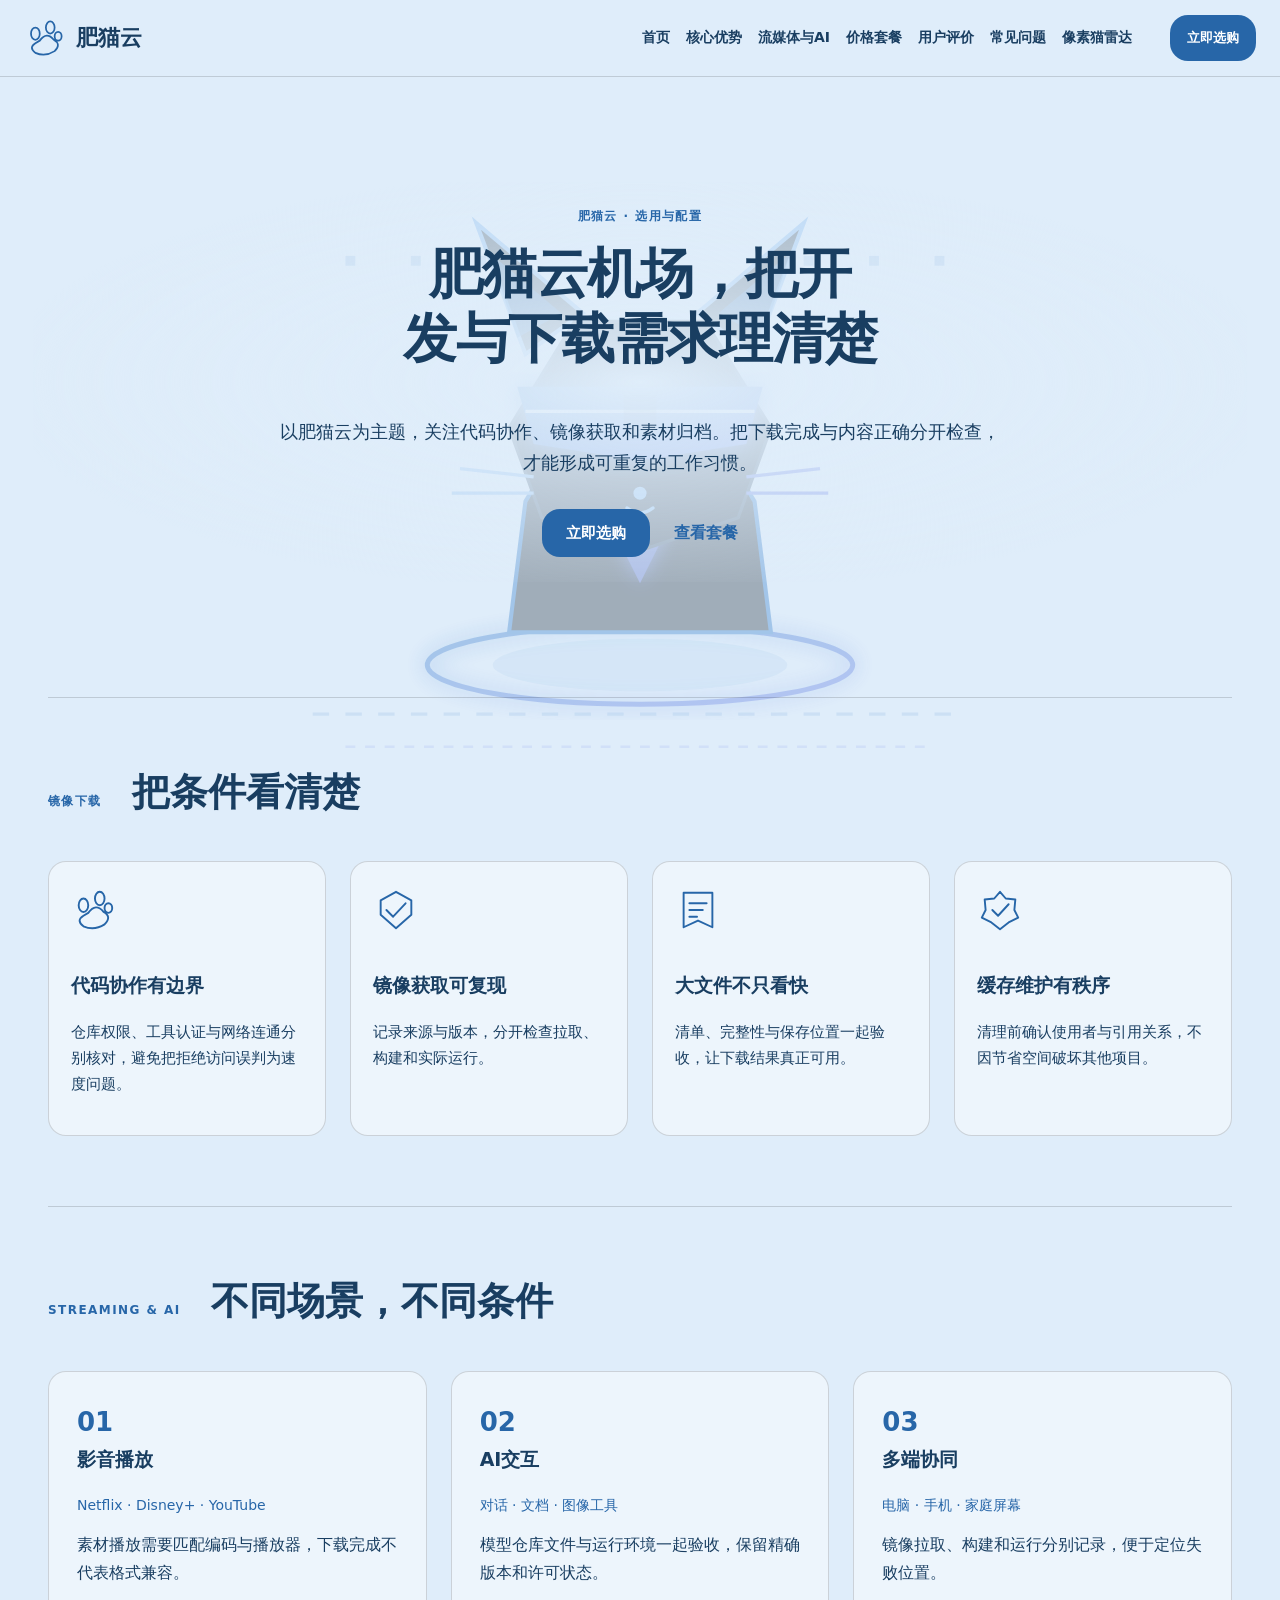
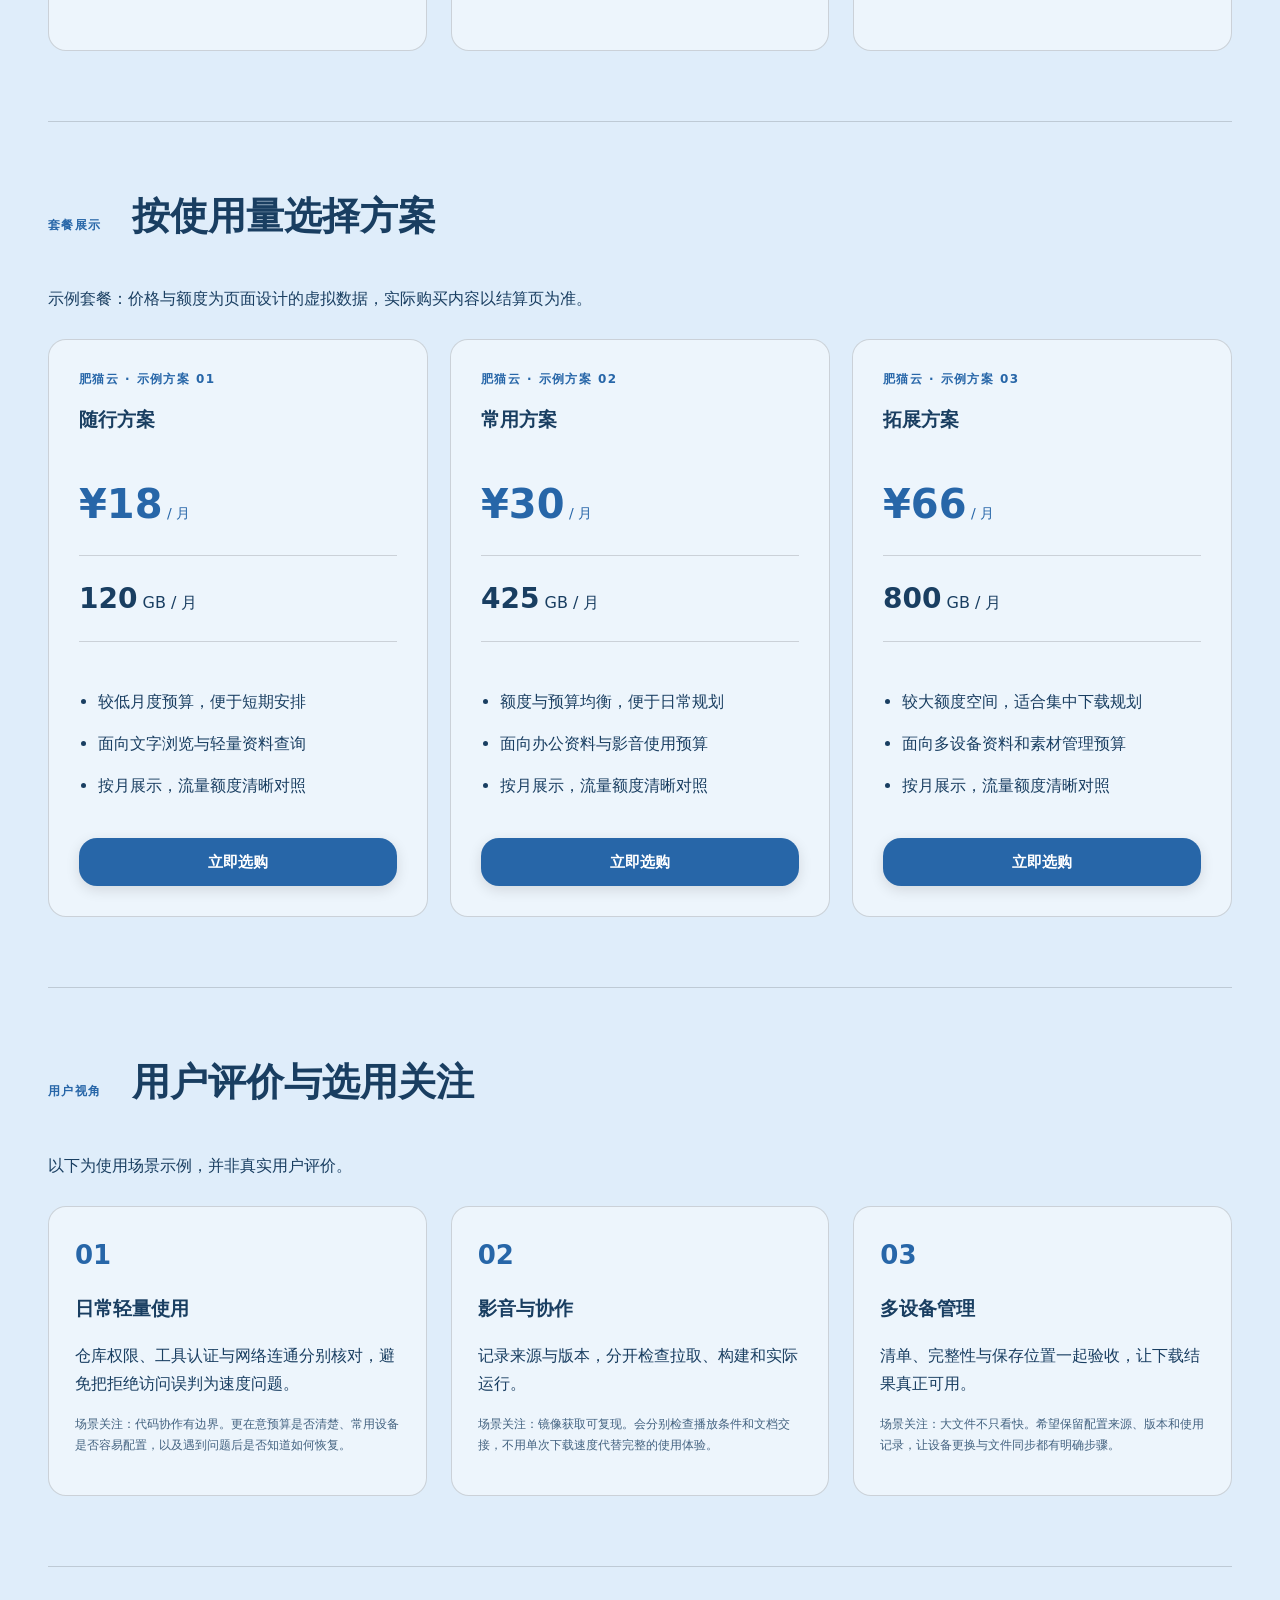
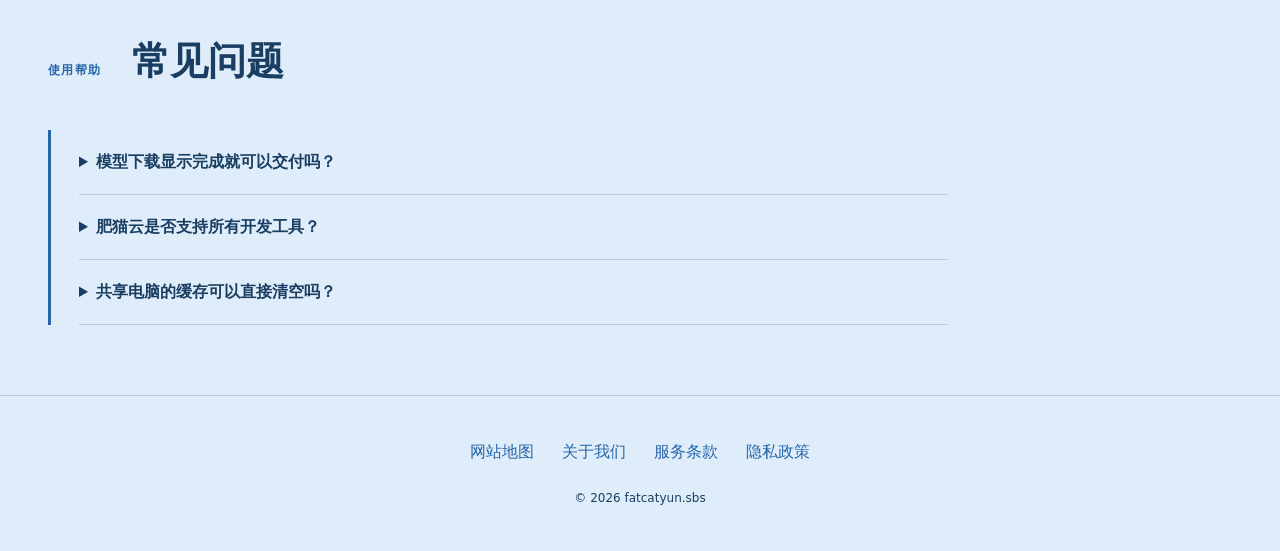
<file: index.html>
<!DOCTYPE html>
<html lang="zh-CN"><head><meta charset="UTF-8"><meta name="viewport" content="width=device-width,initial-scale=1"><title>肥猫云机场，把开发与下载需求理清楚｜选用指南</title><meta name="description" content="以肥猫云为主题，关注代码协作、镜像获取和素材归档。把下载完成与内容正确分开检查，才能形成可重复的工作习惯。"><meta name="keywords" content="肥猫云,肥猫云机场，把开发与下载需求理清楚,像素猫雷达,网络使用指南"><link rel="canonical" href="https://fatcatyun.sbs/"><meta property="og:type" content="website"><meta property="og:title" content="肥猫云机场，把开发与下载需求理清楚｜选用指南"><meta property="og:description" content="以肥猫云为主题，关注代码协作、镜像获取和素材归档。把下载完成与内容正确分开检查，才能形成可重复的工作习惯。"><meta property="og:url" content="https://fatcatyun.sbs/"><meta property="og:image" content="https://fatcatyun.sbs/share.png"><meta property="og:locale" content="zh_CN"><link rel="icon" href="favicon.svg" type="image/svg+xml"><link rel="stylesheet" href="style.css"><script defer src="menu.js"></script><script type="application/ld+json">{"@context": "https://schema.org", "@type": "WebPage", "name": "肥猫云机场，把开发与下载需求理清楚｜选用指南", "url": "https://fatcatyun.sbs/", "description": "以肥猫云为主题，关注代码协作、镜像获取和素材归档。把下载完成与内容正确分开检查，才能形成可重复的工作习惯。", "inLanguage": "zh-CN"}</script></head><body class="site-8 hero-D review-2 faq-2 nav-1"><div class="site-art" aria-hidden="true"><svg viewBox="0 0 520 440" width="100%" height="100%" xmlns="http://www.w3.org/2000/svg" style="max-height: 400px;">
  <defs>
    <linearGradient id="cyberCatGrad" x1="0" y1="0" x2="1" y2="1">
      <stop offset="0%" stop-color="#186bc2"/>
      <stop offset="100%" stop-color="#5269e3"/>
    </linearGradient>
    <filter id="pixelGlow" x="-20%" y="-20%" width="140%" height="140%">
      <feGaussianBlur stdDeviation="6" result="blur" />
      <feComposite in="SourceGraphic" in2="blur" operator="over" />
    </filter>
  </defs>
  <style>
    @keyframes pixelBounce {
      0%, 100% { transform: translateY(0px); }
      50% { transform: translateY(-12px); }
    }
    @keyframes glitchEye {
      0%, 90%, 100% { transform: scaleY(1); }
      95% { transform: scaleY(0.1); }
    }
    @keyframes dataPulse {
      0%, 100% { opacity: 0.3; }
      50% { opacity: 0.9; }
    }
    .pixel-cat-root { animation: pixelBounce 4s ease-in-out infinite; transform-origin: center; }
    .cyber-glasses { animation: glitchEye 5s ease-in-out infinite; transform-origin: center; }
    .matrix-dot { animation: dataPulse 2s ease-in-out infinite; }
  </style>

  <!-- Cyber Grid Matrix Backdrop -->
  <g opacity="0.3" fill="#186bc2">
    <rect x="80" y="80" width="6" height="6" class="matrix-dot" />
    <rect x="120" y="80" width="6" height="6" />
    <rect x="160" y="80" width="6" height="6" class="matrix-dot" />
    <rect x="360" y="80" width="6" height="6" />
    <rect x="400" y="80" width="6" height="6" class="matrix-dot" />
    <rect x="440" y="80" width="6" height="6" />
    <line x1="60" y1="360" x2="460" y2="360" stroke="#186bc2" stroke-width="2" stroke-dasharray="10,10" />
    <line x1="80" y1="380" x2="440" y2="380" stroke="#5269e3" stroke-width="1.5" stroke-dasharray="6,6" />
  </g>

  <!-- Pixel / Low-Poly Cyber Cat -->
  <g class="pixel-cat-root">
    <!-- Neon Hologram Platform Ring -->
    <ellipse cx="260" cy="330" rx="130" ry="24" fill="none" stroke="url(#cyberCatGrad)" stroke-width="3" filter="url(#pixelGlow)" />
    <ellipse cx="260" cy="330" rx="90" ry="16" fill="#186bc2" opacity="0.15" />

    <!-- Cat Body Polygonal Shell -->
    <path d="M190 230 L220 180 L300 180 L330 230 L340 310 L180 310 Z" fill="#121c26" stroke="#186bc2" stroke-width="2.5" />
    <!-- Chest Glow Core -->
    <polygon points="240,240 280,240 260,280" fill="#5269e3" opacity="0.8" filter="url(#pixelGlow)" />

    <!-- Triangular Cyber Ears with Neon Trim -->
    <polygon points="190,140 160,60 225,115" fill="#1d2b39" stroke="#73afed" stroke-width="2.5" />
    <polygon points="185,130 168,78 212,115" fill="#186bc2" opacity="0.6" />

    <polygon points="330,140 360,60 295,115" fill="#1d2b39" stroke="#73afed" stroke-width="2.5" />
    <polygon points="335,130 352,78 308,115" fill="#186bc2" opacity="0.6" />

    <!-- Cat Head Polygon -->
    <polygon points="180,185 220,120 300,120 340,185 320,240 260,260 200,240" fill="#172431" stroke="#273b4f" stroke-width="2" />

    <!-- Vaporwave Cyber Sunglasses / Visor -->
    <g class="cyber-glasses" filter="url(#pixelGlow)">
      <polygon points="185,160 335,160 325,195 260,205 195,195" fill="url(#cyberCatGrad)" />
      <line x1="190" y1="175" x2="330" y2="175" stroke="#fff" stroke-width="2" />
      <rect x="250" y="165" width="20" height="25" fill="#172431" opacity="0.3" />
    </g>

    <!-- Neon Whiskers (Vector Beams) -->
    <line x1="150" y1="210" x2="195" y2="215" stroke="#73afed" stroke-width="2" />
    <line x1="145" y1="225" x2="195" y2="225" stroke="#73afed" stroke-width="2" />
    <line x1="370" y1="210" x2="325" y2="215" stroke="#5269e3" stroke-width="2" />
    <line x1="375" y1="225" x2="325" y2="225" stroke="#5269e3" stroke-width="2" />

    <!-- Snout & Cyber Smile -->
    <circle cx="260" cy="225" r="4" fill="#73afed" />
    <path d="M252 234 Q260 240 268 234" fill="none" stroke="#73afed" stroke-width="2" stroke-linecap="round" />
  </g>
</svg></div><header class="site-header"><div class="nav-wrap"><a class="brand" href="index.html"><svg class="brand-mark" viewBox="0 0 48 48" aria-hidden="true"><path d="M13 30Q5 35 13 41Q24 46 35 39Q43 31 34 26Q26 16 18 27Z M8 19a5 7 0 1 0 10 0a5 7 0 1 0-10 0 M25 12a5 7 0 1 0 10 0a5 7 0 1 0-10 0 M35 22a4 5 0 1 0 8 0a4 5 0 1 0-8 0" fill="none" stroke="currentColor" stroke-width="2" stroke-linecap="round" stroke-linejoin="round"/></svg><span>肥猫云</span></a><nav id="site-menu" aria-label="主导航"><a href="index.html">首页</a><a href="index.html#features">核心优势</a><a href="index.html#streaming">流媒体与AI</a><a href="index.html#pricing">价格套餐</a><a href="index.html#testimonials">用户评价</a><a href="index.html#faq">常见问题</a><a href="pixel-cat-radar.html">像素猫雷达</a></nav><div class="nav-actions"><a class="button compact" href="https://ww012.twilightaff.com/#/?code=A56DH1Af" target="_blank" rel="sponsored nofollow noopener">立即选购</a><button type="button" class="menu-toggle" aria-label="切换主导航菜单" aria-controls="site-menu" aria-expanded="false"><span></span><span></span></button></div></div></header><main class="site-main"><section class="hero-section"><div class="hero-copy"><span class="eyebrow">肥猫云 · 选用与配置</span><h1>肥猫云机场，把开发与下载需求理清楚</h1><p class="hero-intro">以肥猫云为主题，关注代码协作、镜像获取和素材归档。把下载完成与内容正确分开检查，才能形成可重复的工作习惯。</p><div class="hero-actions"><a class="button" href="https://ww012.twilightaff.com/#/?code=A56DH1Af" target="_blank" rel="sponsored nofollow noopener">立即选购</a><a class="text-button" href="#pricing">查看套餐</a></div></div></section><section id="features" class="section "><div class="section-heading"><span class="eyebrow">镜像下载</span><h2>把条件看清楚</h2></div><div class="features list"><div class="feature"><svg class="" viewBox="0 0 48 48" aria-hidden="true"><path d="M13 30Q5 35 13 41Q24 46 35 39Q43 31 34 26Q26 16 18 27Z M8 19a5 7 0 1 0 10 0a5 7 0 1 0-10 0 M25 12a5 7 0 1 0 10 0a5 7 0 1 0-10 0 M35 22a4 5 0 1 0 8 0a4 5 0 1 0-8 0" fill="none" stroke="currentColor" stroke-width="2" stroke-linecap="round" stroke-linejoin="round"/></svg><div><h3>代码协作有边界</h3><p>仓库权限、工具认证与网络连通分别核对，避免把拒绝访问误判为速度问题。</p></div></div><div class="feature"><svg class="" viewBox="0 0 48 48" aria-hidden="true"><path d="M24 5L40 14V29L24 43L8 29V14Z M14 24L21 31L34 17" fill="none" stroke="currentColor" stroke-width="2" stroke-linecap="round" stroke-linejoin="round"/></svg><div><h3>镜像获取可复现</h3><p>记录来源与版本，分开检查拉取、构建和实际运行。</p></div></div><div class="feature"><svg class="" viewBox="0 0 48 48" aria-hidden="true"><path d="M9 6H39V42L24 35L9 42Z M15 17H33 M15 24H29 M15 31H23" fill="none" stroke="currentColor" stroke-width="2" stroke-linecap="round" stroke-linejoin="round"/></svg><div><h3>大文件不只看快</h3><p>清单、完整性与保存位置一起验收，让下载结果真正可用。</p></div></div><div class="feature"><svg class="" viewBox="0 0 48 48" aria-hidden="true"><path d="M24 5L30 12L40 13L39 24L43 32L33 37L24 44L15 37L5 32L9 24L8 13L18 12Z M16 24L22 30L33 18" fill="none" stroke="currentColor" stroke-width="2" stroke-linecap="round" stroke-linejoin="round"/></svg><div><h3>缓存维护有秩序</h3><p>清理前确认使用者与引用关系，不因节省空间破坏其他项目。</p></div></div></div></section><section id="streaming" class="section "><div class="section-heading"><span class="eyebrow">STREAMING & AI</span><h2>不同场景，不同条件</h2></div><div class="use-cases steps"><div class="use-case"><span class="item-no">01</span><h3>影音播放</h3><p class="platforms">Netflix · Disney+ · YouTube</p><p>素材播放需要匹配编码与播放器，下载完成不代表格式兼容。</p></div><div class="use-case"><span class="item-no">02</span><h3>AI交互</h3><p class="platforms">对话 · 文档 · 图像工具</p><p>模型仓库文件与运行环境一起验收，保留精确版本和许可状态。</p></div><div class="use-case"><span class="item-no">03</span><h3>多端协同</h3><p class="platforms">电脑 · 手机 · 家庭屏幕</p><p>镜像拉取、构建和运行分别记录，便于定位失败位置。</p></div></div></section><section id="pricing" class="section"><div class="section-heading"><span class="eyebrow">套餐展示</span><h2>按使用量选择方案</h2></div><p class="section-intro">示例套餐：价格与额度为页面设计的虚拟数据，实际购买内容以结算页为准。</p><div class="plans cards"><div class="plan"><span class="eyebrow">肥猫云 · 示例方案 01</span><h3>随行方案</h3><p class="price-value">¥18<small> / 月</small></p><p class="quota"><strong>120</strong> GB / 月</p><ul><li>较低月度预算，便于短期安排</li><li>面向文字浏览与轻量资料查询</li><li>按月展示，流量额度清晰对照</li></ul>  <a class="button" href="https://ww012.twilightaff.com/#/?code=A56DH1Af" target="_blank" rel="sponsored nofollow noopener">立即选购</a>
</div><div class="plan"><span class="eyebrow">肥猫云 · 示例方案 02</span><h3>常用方案</h3><p class="price-value">¥30<small> / 月</small></p><p class="quota"><strong>425</strong> GB / 月</p><ul><li>额度与预算均衡，便于日常规划</li><li>面向办公资料与影音使用预算</li><li>按月展示，流量额度清晰对照</li></ul>  <a class="button" href="https://ww012.twilightaff.com/#/?code=A56DH1Af" target="_blank" rel="sponsored nofollow noopener">立即选购</a>
</div><div class="plan"><span class="eyebrow">肥猫云 · 示例方案 03</span><h3>拓展方案</h3><p class="price-value">¥66<small> / 月</small></p><p class="quota"><strong>800</strong> GB / 月</p><ul><li>较大额度空间，适合集中下载规划</li><li>面向多设备资料和素材管理预算</li><li>按月展示，流量额度清晰对照</li></ul>  <a class="button" href="https://ww012.twilightaff.com/#/?code=A56DH1Af" target="_blank" rel="sponsored nofollow noopener">立即选购</a>
</div></div></section><section id="testimonials" class="section"><div class="section-heading"><span class="eyebrow">用户视角</span><h2>用户评价与选用关注</h2></div><p class="section-intro">以下为使用场景示例，并非真实用户评价。</p><div class="reviews"><div class="review"><span class="review-mark">01</span><h3>日常轻量使用</h3><p>仓库权限、工具认证与网络连通分别核对，避免把拒绝访问误判为速度问题。</p><p class="small">场景关注：代码协作有边界。更在意预算是否清楚、常用设备是否容易配置，以及遇到问题后是否知道如何恢复。</p></div><div class="review"><span class="review-mark">02</span><h3>影音与协作</h3><p>记录来源与版本，分开检查拉取、构建和实际运行。</p><p class="small">场景关注：镜像获取可复现。会分别检查播放条件和文档交接，不用单次下载速度代替完整的使用体验。</p></div><div class="review"><span class="review-mark">03</span><h3>多设备管理</h3><p>清单、完整性与保存位置一起验收，让下载结果真正可用。</p><p class="small">场景关注：大文件不只看快。希望保留配置来源、版本和使用记录，让设备更换与文件同步都有明确步骤。</p></div></div></section><section id="faq" class="section "><div class="section-heading"><span class="eyebrow">使用帮助</span><h2>常见问题</h2></div><div class="faq-list"><details><summary>模型下载显示完成就可以交付吗？</summary><p>还要核对必需文件、版本和基本加载结果，完成进度不代表整个环境已验证。</p></details><details><summary>肥猫云是否支持所有开发工具？</summary><p>目前缺少完整兼容性证据，需要按工具与运行环境逐项核实。</p></details><details><summary>共享电脑的缓存可以直接清空吗？</summary><p>先确认团队使用情况与恢复来源，仅处理明确不再需要的对象。</p></details></div></section></main><footer class="site-footer"><nav aria-label="页脚导航"><a href="sitemap.html">网站地图</a><a href="about.html">关于我们</a><a href="terms.html">服务条款</a><a href="privacy.html">隐私政策</a></nav><p>© 2026 fatcatyun.sbs</p></footer></body></html>
</file>
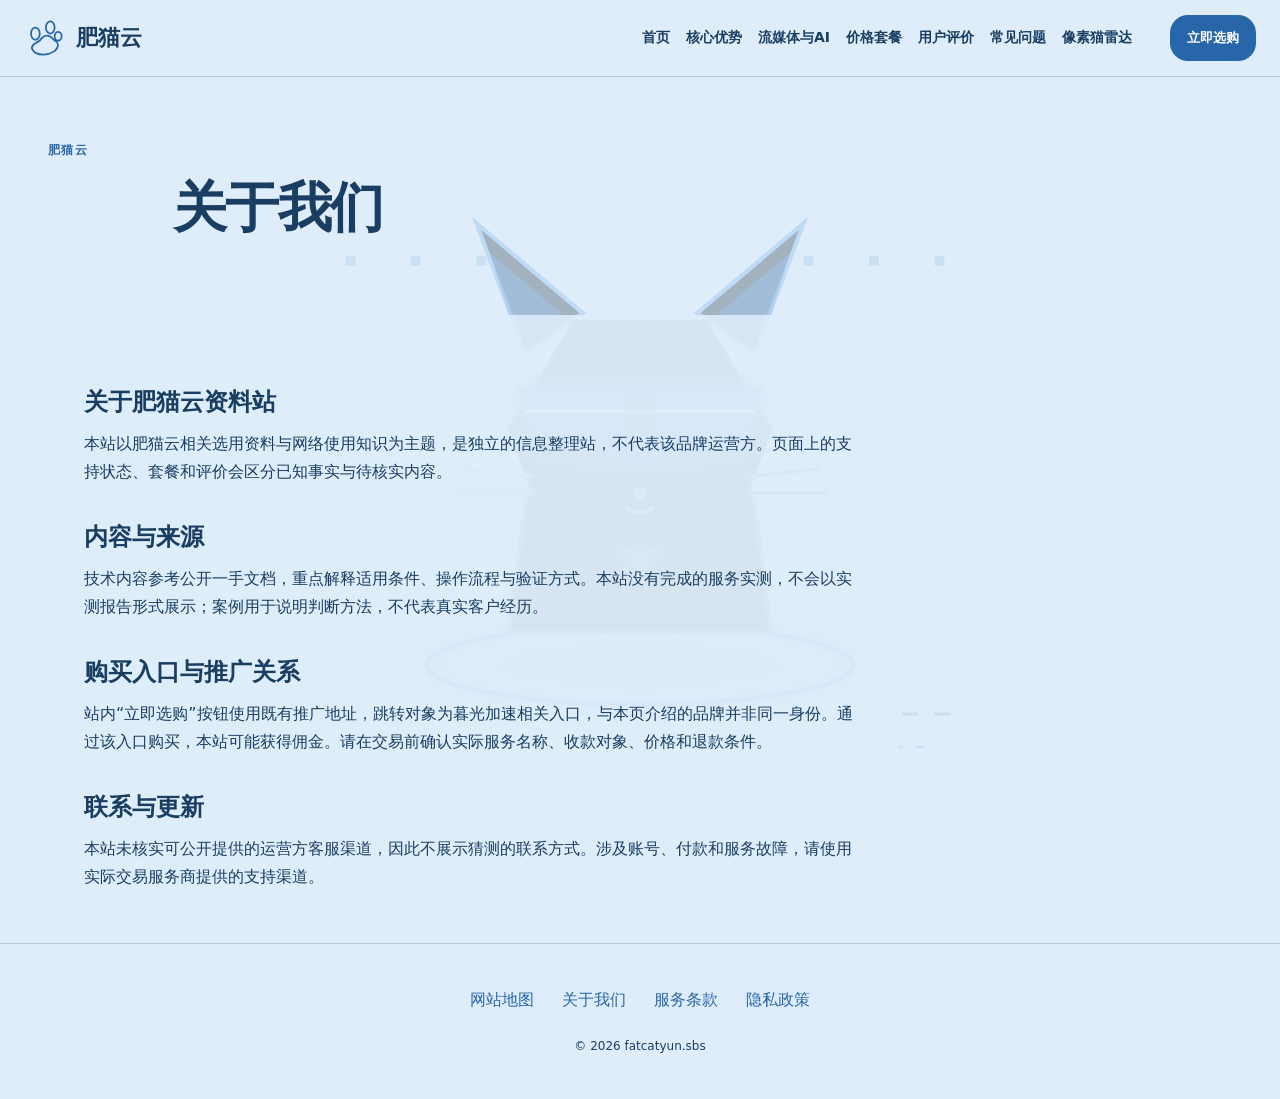
<file: about.html>
<!DOCTYPE html>
<html lang="zh-CN"><head><meta charset="UTF-8"><meta name="viewport" content="width=device-width,initial-scale=1"><title>关于我们｜肥猫云·像素猫雷达</title><meta name="description" content="像素猫雷达的关于我们：说明肥猫云资料整理、内容使用与第三方服务边界。"><meta name="keywords" content="肥猫云,关于我们,像素猫雷达,网络使用指南"><link rel="canonical" href="https://fatcatyun.sbs/about.html"><meta property="og:type" content="website"><meta property="og:title" content="关于我们｜肥猫云·像素猫雷达"><meta property="og:description" content="像素猫雷达的关于我们：说明肥猫云资料整理、内容使用与第三方服务边界。"><meta property="og:url" content="https://fatcatyun.sbs/about.html"><meta property="og:image" content="https://fatcatyun.sbs/share.png"><meta property="og:locale" content="zh_CN"><link rel="icon" href="favicon.svg" type="image/svg+xml"><link rel="stylesheet" href="style.css"><script defer src="menu.js"></script><script type="application/ld+json">{"@context": "https://schema.org", "@type": "WebPage", "name": "关于我们｜肥猫云·像素猫雷达", "url": "https://fatcatyun.sbs/about.html", "description": "像素猫雷达的关于我们：说明肥猫云资料整理、内容使用与第三方服务边界。", "inLanguage": "zh-CN"}</script></head><body class="site-8 hero-D review-2 faq-2 nav-1"><div class="site-art" aria-hidden="true"><svg viewBox="0 0 520 440" width="100%" height="100%" xmlns="http://www.w3.org/2000/svg" style="max-height: 400px;">
  <defs>
    <linearGradient id="cyberCatGrad" x1="0" y1="0" x2="1" y2="1">
      <stop offset="0%" stop-color="#186bc2"/>
      <stop offset="100%" stop-color="#5269e3"/>
    </linearGradient>
    <filter id="pixelGlow" x="-20%" y="-20%" width="140%" height="140%">
      <feGaussianBlur stdDeviation="6" result="blur" />
      <feComposite in="SourceGraphic" in2="blur" operator="over" />
    </filter>
  </defs>
  <style>
    @keyframes pixelBounce {
      0%, 100% { transform: translateY(0px); }
      50% { transform: translateY(-12px); }
    }
    @keyframes glitchEye {
      0%, 90%, 100% { transform: scaleY(1); }
      95% { transform: scaleY(0.1); }
    }
    @keyframes dataPulse {
      0%, 100% { opacity: 0.3; }
      50% { opacity: 0.9; }
    }
    .pixel-cat-root { animation: pixelBounce 4s ease-in-out infinite; transform-origin: center; }
    .cyber-glasses { animation: glitchEye 5s ease-in-out infinite; transform-origin: center; }
    .matrix-dot { animation: dataPulse 2s ease-in-out infinite; }
  </style>

  <!-- Cyber Grid Matrix Backdrop -->
  <g opacity="0.3" fill="#186bc2">
    <rect x="80" y="80" width="6" height="6" class="matrix-dot" />
    <rect x="120" y="80" width="6" height="6" />
    <rect x="160" y="80" width="6" height="6" class="matrix-dot" />
    <rect x="360" y="80" width="6" height="6" />
    <rect x="400" y="80" width="6" height="6" class="matrix-dot" />
    <rect x="440" y="80" width="6" height="6" />
    <line x1="60" y1="360" x2="460" y2="360" stroke="#186bc2" stroke-width="2" stroke-dasharray="10,10" />
    <line x1="80" y1="380" x2="440" y2="380" stroke="#5269e3" stroke-width="1.5" stroke-dasharray="6,6" />
  </g>

  <!-- Pixel / Low-Poly Cyber Cat -->
  <g class="pixel-cat-root">
    <!-- Neon Hologram Platform Ring -->
    <ellipse cx="260" cy="330" rx="130" ry="24" fill="none" stroke="url(#cyberCatGrad)" stroke-width="3" filter="url(#pixelGlow)" />
    <ellipse cx="260" cy="330" rx="90" ry="16" fill="#186bc2" opacity="0.15" />

    <!-- Cat Body Polygonal Shell -->
    <path d="M190 230 L220 180 L300 180 L330 230 L340 310 L180 310 Z" fill="#121c26" stroke="#186bc2" stroke-width="2.5" />
    <!-- Chest Glow Core -->
    <polygon points="240,240 280,240 260,280" fill="#5269e3" opacity="0.8" filter="url(#pixelGlow)" />

    <!-- Triangular Cyber Ears with Neon Trim -->
    <polygon points="190,140 160,60 225,115" fill="#1d2b39" stroke="#73afed" stroke-width="2.5" />
    <polygon points="185,130 168,78 212,115" fill="#186bc2" opacity="0.6" />

    <polygon points="330,140 360,60 295,115" fill="#1d2b39" stroke="#73afed" stroke-width="2.5" />
    <polygon points="335,130 352,78 308,115" fill="#186bc2" opacity="0.6" />

    <!-- Cat Head Polygon -->
    <polygon points="180,185 220,120 300,120 340,185 320,240 260,260 200,240" fill="#172431" stroke="#273b4f" stroke-width="2" />

    <!-- Vaporwave Cyber Sunglasses / Visor -->
    <g class="cyber-glasses" filter="url(#pixelGlow)">
      <polygon points="185,160 335,160 325,195 260,205 195,195" fill="url(#cyberCatGrad)" />
      <line x1="190" y1="175" x2="330" y2="175" stroke="#fff" stroke-width="2" />
      <rect x="250" y="165" width="20" height="25" fill="#172431" opacity="0.3" />
    </g>

    <!-- Neon Whiskers (Vector Beams) -->
    <line x1="150" y1="210" x2="195" y2="215" stroke="#73afed" stroke-width="2" />
    <line x1="145" y1="225" x2="195" y2="225" stroke="#73afed" stroke-width="2" />
    <line x1="370" y1="210" x2="325" y2="215" stroke="#5269e3" stroke-width="2" />
    <line x1="375" y1="225" x2="325" y2="225" stroke="#5269e3" stroke-width="2" />

    <!-- Snout & Cyber Smile -->
    <circle cx="260" cy="225" r="4" fill="#73afed" />
    <path d="M252 234 Q260 240 268 234" fill="none" stroke="#73afed" stroke-width="2" stroke-linecap="round" />
  </g>
</svg></div><header class="site-header"><div class="nav-wrap"><a class="brand" href="index.html"><svg class="brand-mark" viewBox="0 0 48 48" aria-hidden="true"><path d="M13 30Q5 35 13 41Q24 46 35 39Q43 31 34 26Q26 16 18 27Z M8 19a5 7 0 1 0 10 0a5 7 0 1 0-10 0 M25 12a5 7 0 1 0 10 0a5 7 0 1 0-10 0 M35 22a4 5 0 1 0 8 0a4 5 0 1 0-8 0" fill="none" stroke="currentColor" stroke-width="2" stroke-linecap="round" stroke-linejoin="round"/></svg><span>肥猫云</span></a><nav id="site-menu" aria-label="主导航"><a href="index.html">首页</a><a href="index.html#features">核心优势</a><a href="index.html#streaming">流媒体与AI</a><a href="index.html#pricing">价格套餐</a><a href="index.html#testimonials">用户评价</a><a href="index.html#faq">常见问题</a><a href="pixel-cat-radar.html">像素猫雷达</a></nav><div class="nav-actions"><a class="button compact" href="https://ww012.twilightaff.com/#/?code=A56DH1Af" target="_blank" rel="sponsored nofollow noopener">立即选购</a><button type="button" class="menu-toggle" aria-label="切换主导航菜单" aria-controls="site-menu" aria-expanded="false"><span></span><span></span></button></div></div></header><main class="site-main"><header class="page-heading"><span class="eyebrow">肥猫云</span><h1>关于我们</h1></header><div class="prose"><h2>关于肥猫云资料站</h2><p>本站以肥猫云相关选用资料与网络使用知识为主题，是独立的信息整理站，不代表该品牌运营方。页面上的支持状态、套餐和评价会区分已知事实与待核实内容。</p><h2>内容与来源</h2><p>技术内容参考公开一手文档，重点解释适用条件、操作流程与验证方式。本站没有完成的服务实测，不会以实测报告形式展示；案例用于说明判断方法，不代表真实客户经历。</p><h2>购买入口与推广关系</h2><p>站内“立即选购”按钮使用既有推广地址，跳转对象为暮光加速相关入口，与本页介绍的品牌并非同一身份。通过该入口购买，本站可能获得佣金。请在交易前确认实际服务名称、收款对象、价格和退款条件。</p><h2>联系与更新</h2><p>本站未核实可公开提供的运营方客服渠道，因此不展示猜测的联系方式。涉及账号、付款和服务故障，请使用实际交易服务商提供的支持渠道。</p></div></main><footer class="site-footer"><nav aria-label="页脚导航"><a href="sitemap.html">网站地图</a><a href="about.html">关于我们</a><a href="terms.html">服务条款</a><a href="privacy.html">隐私政策</a></nav><p>© 2026 fatcatyun.sbs</p></footer></body></html>
</file>
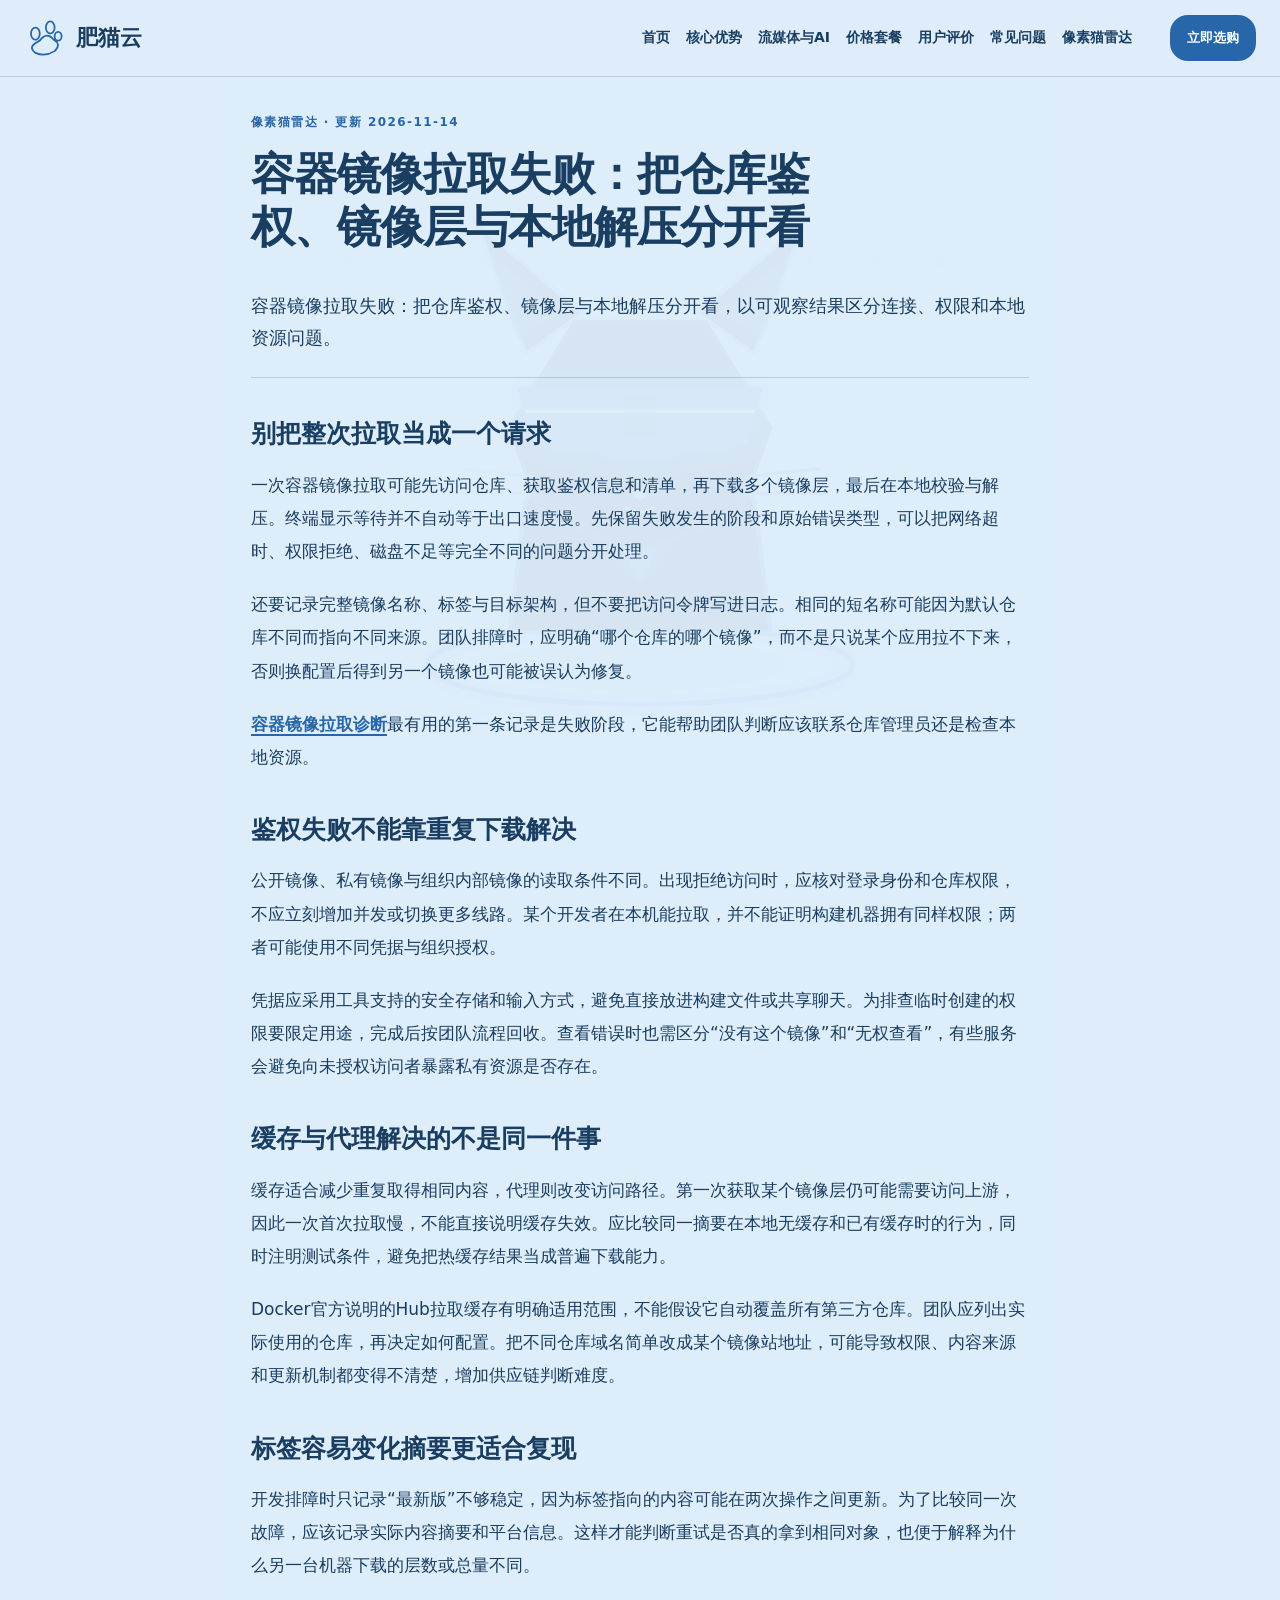
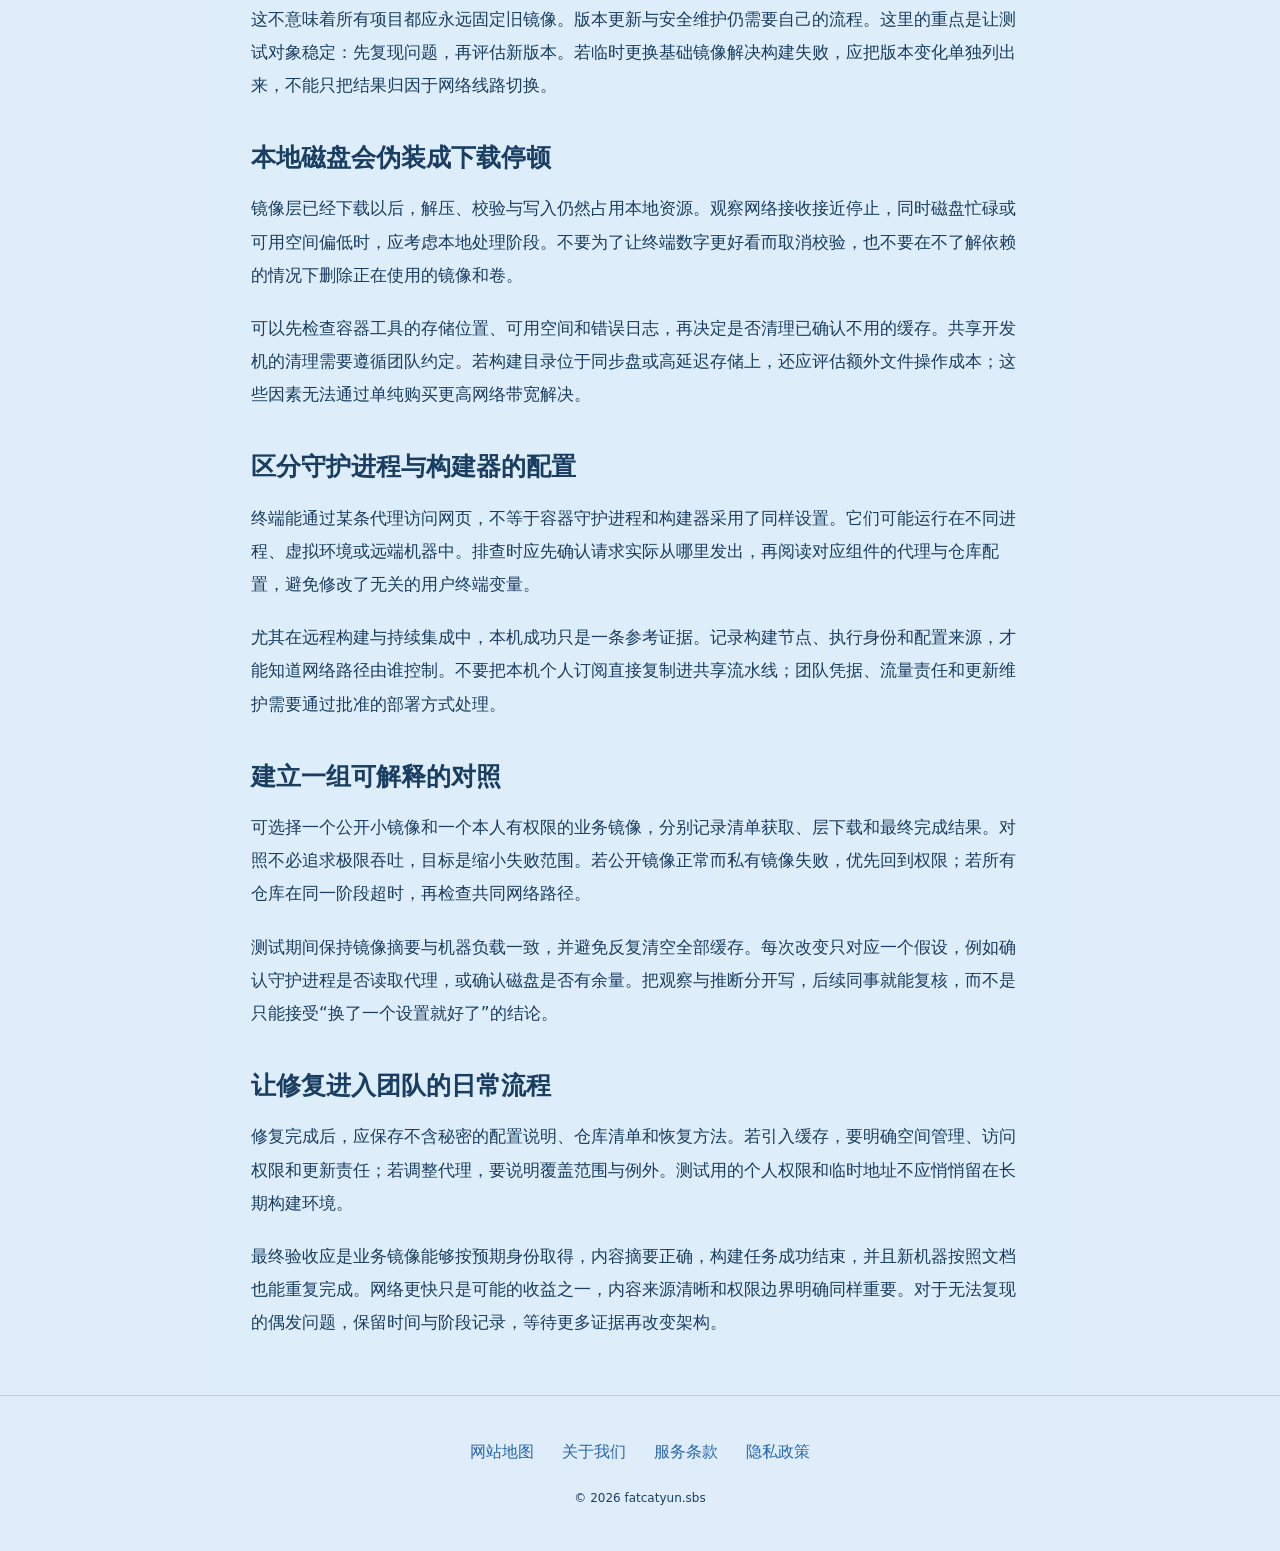
<file: fatcat-docker-hub-ghcr-image-acceleration.html>
<!DOCTYPE html>
<html lang="zh-CN"><head><meta charset="UTF-8"><meta name="viewport" content="width=device-width,initial-scale=1"><title>容器镜像拉取失败：把仓库鉴权、镜像层与本地解压分开看｜肥猫云</title><meta name="description" content="容器镜像拉取失败：把仓库鉴权、镜像层与本地解压分开看，以可观察结果区分连接、权限和本地资源问题。"><meta name="keywords" content="肥猫云,容器镜像拉取失败：把仓库鉴权、镜像层与本地解压分开看,别把整次拉取当成一个请求,网络使用指南"><link rel="canonical" href="https://fatcatyun.sbs/fatcat-docker-hub-ghcr-image-acceleration.html"><meta property="og:type" content="article"><meta property="og:title" content="容器镜像拉取失败：把仓库鉴权、镜像层与本地解压分开看｜肥猫云"><meta property="og:description" content="容器镜像拉取失败：把仓库鉴权、镜像层与本地解压分开看，以可观察结果区分连接、权限和本地资源问题。"><meta property="og:url" content="https://fatcatyun.sbs/fatcat-docker-hub-ghcr-image-acceleration.html"><meta property="og:image" content="https://fatcatyun.sbs/share.png"><meta property="og:locale" content="zh_CN"><link rel="icon" href="favicon.svg" type="image/svg+xml"><link rel="stylesheet" href="style.css"><script defer src="menu.js"></script><script type="application/ld+json">{"@context": "https://schema.org", "@type": "Article", "name": "容器镜像拉取失败：把仓库鉴权、镜像层与本地解压分开看｜肥猫云", "url": "https://fatcatyun.sbs/fatcat-docker-hub-ghcr-image-acceleration.html", "description": "容器镜像拉取失败：把仓库鉴权、镜像层与本地解压分开看，以可观察结果区分连接、权限和本地资源问题。", "inLanguage": "zh-CN", "headline": "容器镜像拉取失败：把仓库鉴权、镜像层与本地解压分开看｜肥猫云", "dateModified": "2026-11-14", "image": "https://fatcatyun.sbs/share.png"}</script></head><body class="site-8 hero-D review-2 faq-2 nav-1"><div class="site-art" aria-hidden="true"><svg viewBox="0 0 520 440" width="100%" height="100%" xmlns="http://www.w3.org/2000/svg" style="max-height: 400px;">
  <defs>
    <linearGradient id="cyberCatGrad" x1="0" y1="0" x2="1" y2="1">
      <stop offset="0%" stop-color="#186bc2"/>
      <stop offset="100%" stop-color="#5269e3"/>
    </linearGradient>
    <filter id="pixelGlow" x="-20%" y="-20%" width="140%" height="140%">
      <feGaussianBlur stdDeviation="6" result="blur" />
      <feComposite in="SourceGraphic" in2="blur" operator="over" />
    </filter>
  </defs>
  <style>
    @keyframes pixelBounce {
      0%, 100% { transform: translateY(0px); }
      50% { transform: translateY(-12px); }
    }
    @keyframes glitchEye {
      0%, 90%, 100% { transform: scaleY(1); }
      95% { transform: scaleY(0.1); }
    }
    @keyframes dataPulse {
      0%, 100% { opacity: 0.3; }
      50% { opacity: 0.9; }
    }
    .pixel-cat-root { animation: pixelBounce 4s ease-in-out infinite; transform-origin: center; }
    .cyber-glasses { animation: glitchEye 5s ease-in-out infinite; transform-origin: center; }
    .matrix-dot { animation: dataPulse 2s ease-in-out infinite; }
  </style>

  <!-- Cyber Grid Matrix Backdrop -->
  <g opacity="0.3" fill="#186bc2">
    <rect x="80" y="80" width="6" height="6" class="matrix-dot" />
    <rect x="120" y="80" width="6" height="6" />
    <rect x="160" y="80" width="6" height="6" class="matrix-dot" />
    <rect x="360" y="80" width="6" height="6" />
    <rect x="400" y="80" width="6" height="6" class="matrix-dot" />
    <rect x="440" y="80" width="6" height="6" />
    <line x1="60" y1="360" x2="460" y2="360" stroke="#186bc2" stroke-width="2" stroke-dasharray="10,10" />
    <line x1="80" y1="380" x2="440" y2="380" stroke="#5269e3" stroke-width="1.5" stroke-dasharray="6,6" />
  </g>

  <!-- Pixel / Low-Poly Cyber Cat -->
  <g class="pixel-cat-root">
    <!-- Neon Hologram Platform Ring -->
    <ellipse cx="260" cy="330" rx="130" ry="24" fill="none" stroke="url(#cyberCatGrad)" stroke-width="3" filter="url(#pixelGlow)" />
    <ellipse cx="260" cy="330" rx="90" ry="16" fill="#186bc2" opacity="0.15" />

    <!-- Cat Body Polygonal Shell -->
    <path d="M190 230 L220 180 L300 180 L330 230 L340 310 L180 310 Z" fill="#121c26" stroke="#186bc2" stroke-width="2.5" />
    <!-- Chest Glow Core -->
    <polygon points="240,240 280,240 260,280" fill="#5269e3" opacity="0.8" filter="url(#pixelGlow)" />

    <!-- Triangular Cyber Ears with Neon Trim -->
    <polygon points="190,140 160,60 225,115" fill="#1d2b39" stroke="#73afed" stroke-width="2.5" />
    <polygon points="185,130 168,78 212,115" fill="#186bc2" opacity="0.6" />

    <polygon points="330,140 360,60 295,115" fill="#1d2b39" stroke="#73afed" stroke-width="2.5" />
    <polygon points="335,130 352,78 308,115" fill="#186bc2" opacity="0.6" />

    <!-- Cat Head Polygon -->
    <polygon points="180,185 220,120 300,120 340,185 320,240 260,260 200,240" fill="#172431" stroke="#273b4f" stroke-width="2" />

    <!-- Vaporwave Cyber Sunglasses / Visor -->
    <g class="cyber-glasses" filter="url(#pixelGlow)">
      <polygon points="185,160 335,160 325,195 260,205 195,195" fill="url(#cyberCatGrad)" />
      <line x1="190" y1="175" x2="330" y2="175" stroke="#fff" stroke-width="2" />
      <rect x="250" y="165" width="20" height="25" fill="#172431" opacity="0.3" />
    </g>

    <!-- Neon Whiskers (Vector Beams) -->
    <line x1="150" y1="210" x2="195" y2="215" stroke="#73afed" stroke-width="2" />
    <line x1="145" y1="225" x2="195" y2="225" stroke="#73afed" stroke-width="2" />
    <line x1="370" y1="210" x2="325" y2="215" stroke="#5269e3" stroke-width="2" />
    <line x1="375" y1="225" x2="325" y2="225" stroke="#5269e3" stroke-width="2" />

    <!-- Snout & Cyber Smile -->
    <circle cx="260" cy="225" r="4" fill="#73afed" />
    <path d="M252 234 Q260 240 268 234" fill="none" stroke="#73afed" stroke-width="2" stroke-linecap="round" />
  </g>
</svg></div><header class="site-header"><div class="nav-wrap"><a class="brand" href="index.html"><svg class="brand-mark" viewBox="0 0 48 48" aria-hidden="true"><path d="M13 30Q5 35 13 41Q24 46 35 39Q43 31 34 26Q26 16 18 27Z M8 19a5 7 0 1 0 10 0a5 7 0 1 0-10 0 M25 12a5 7 0 1 0 10 0a5 7 0 1 0-10 0 M35 22a4 5 0 1 0 8 0a4 5 0 1 0-8 0" fill="none" stroke="currentColor" stroke-width="2" stroke-linecap="round" stroke-linejoin="round"/></svg><span>肥猫云</span></a><nav id="site-menu" aria-label="主导航"><a href="index.html">首页</a><a href="index.html#features">核心优势</a><a href="index.html#streaming">流媒体与AI</a><a href="index.html#pricing">价格套餐</a><a href="index.html#testimonials">用户评价</a><a href="index.html#faq">常见问题</a><a href="pixel-cat-radar.html">像素猫雷达</a></nav><div class="nav-actions"><a class="button compact" href="https://ww012.twilightaff.com/#/?code=A56DH1Af" target="_blank" rel="sponsored nofollow noopener">立即选购</a><button type="button" class="menu-toggle" aria-label="切换主导航菜单" aria-controls="site-menu" aria-expanded="false"><span></span><span></span></button></div></div></header><main class="site-main"><article class="article-page"><header><span class="eyebrow">像素猫雷达 · 更新 2026-11-14</span><h1>容器镜像拉取失败：把仓库鉴权、镜像层与本地解压分开看</h1><p class="lead">容器镜像拉取失败：把仓库鉴权、镜像层与本地解压分开看，以可观察结果区分连接、权限和本地资源问题。</p></header><div class="article-body"><h2>别把整次拉取当成一个请求</h2><p>一次容器镜像拉取可能先访问仓库、获取鉴权信息和清单，再下载多个镜像层，最后在本地校验与解压。终端显示等待并不自动等于出口速度慢。先保留失败发生的阶段和原始错误类型，可以把网络超时、权限拒绝、磁盘不足等完全不同的问题分开处理。</p><p>还要记录完整镜像名称、标签与目标架构，但不要把访问令牌写进日志。相同的短名称可能因为默认仓库不同而指向不同来源。团队排障时，应明确“哪个仓库的哪个镜像”，而不是只说某个应用拉不下来，否则换配置后得到另一个镜像也可能被误认为修复。</p><p><a href="https://dajichang.mom/" target="_blank" rel="noopener">容器镜像拉取诊断</a>最有用的第一条记录是失败阶段，它能帮助团队判断应该联系仓库管理员还是检查本地资源。</p><h2>鉴权失败不能靠重复下载解决</h2><p>公开镜像、私有镜像与组织内部镜像的读取条件不同。出现拒绝访问时，应核对登录身份和仓库权限，不应立刻增加并发或切换更多线路。某个开发者在本机能拉取，并不能证明构建机器拥有同样权限；两者可能使用不同凭据与组织授权。</p><p>凭据应采用工具支持的安全存储和输入方式，避免直接放进构建文件或共享聊天。为排查临时创建的权限要限定用途，完成后按团队流程回收。查看错误时也需区分“没有这个镜像”和“无权查看”，有些服务会避免向未授权访问者暴露私有资源是否存在。</p><h2>缓存与代理解决的不是同一件事</h2><p>缓存适合减少重复取得相同内容，代理则改变访问路径。第一次获取某个镜像层仍可能需要访问上游，因此一次首次拉取慢，不能直接说明缓存失效。应比较同一摘要在本地无缓存和已有缓存时的行为，同时注明测试条件，避免把热缓存结果当成普遍下载能力。</p><p>Docker官方说明的Hub拉取缓存有明确适用范围，不能假设它自动覆盖所有第三方仓库。团队应列出实际使用的仓库，再决定如何配置。把不同仓库域名简单改成某个镜像站地址，可能导致权限、内容来源和更新机制都变得不清楚，增加供应链判断难度。</p><h2>标签容易变化摘要更适合复现</h2><p>开发排障时只记录“最新版”不够稳定，因为标签指向的内容可能在两次操作之间更新。为了比较同一次故障，应该记录实际内容摘要和平台信息。这样才能判断重试是否真的拿到相同对象，也便于解释为什么另一台机器下载的层数或总量不同。</p><p>这不意味着所有项目都应永远固定旧镜像。版本更新与安全维护仍需要自己的流程。这里的重点是让测试对象稳定：先复现问题，再评估新版本。若临时更换基础镜像解决构建失败，应把版本变化单独列出来，不能只把结果归因于网络线路切换。</p><h2>本地磁盘会伪装成下载停顿</h2><p>镜像层已经下载以后，解压、校验与写入仍然占用本地资源。观察网络接收接近停止，同时磁盘忙碌或可用空间偏低时，应考虑本地处理阶段。不要为了让终端数字更好看而取消校验，也不要在不了解依赖的情况下删除正在使用的镜像和卷。</p><p>可以先检查容器工具的存储位置、可用空间和错误日志，再决定是否清理已确认不用的缓存。共享开发机的清理需要遵循团队约定。若构建目录位于同步盘或高延迟存储上，还应评估额外文件操作成本；这些因素无法通过单纯购买更高网络带宽解决。</p><h2>区分守护进程与构建器的配置</h2><p>终端能通过某条代理访问网页，不等于容器守护进程和构建器采用了同样设置。它们可能运行在不同进程、虚拟环境或远端机器中。排查时应先确认请求实际从哪里发出，再阅读对应组件的代理与仓库配置，避免修改了无关的用户终端变量。</p><p>尤其在远程构建与持续集成中，本机成功只是一条参考证据。记录构建节点、执行身份和配置来源，才能知道网络路径由谁控制。不要把本机个人订阅直接复制进共享流水线；团队凭据、流量责任和更新维护需要通过批准的部署方式处理。</p><h2>建立一组可解释的对照</h2><p>可选择一个公开小镜像和一个本人有权限的业务镜像，分别记录清单获取、层下载和最终完成结果。对照不必追求极限吞吐，目标是缩小失败范围。若公开镜像正常而私有镜像失败，优先回到权限；若所有仓库在同一阶段超时，再检查共同网络路径。</p><p>测试期间保持镜像摘要与机器负载一致，并避免反复清空全部缓存。每次改变只对应一个假设，例如确认守护进程是否读取代理，或确认磁盘是否有余量。把观察与推断分开写，后续同事就能复核，而不是只能接受“换了一个设置就好了”的结论。</p><h2>让修复进入团队的日常流程</h2><p>修复完成后，应保存不含秘密的配置说明、仓库清单和恢复方法。若引入缓存，要明确空间管理、访问权限和更新责任；若调整代理，要说明覆盖范围与例外。测试用的个人权限和临时地址不应悄悄留在长期构建环境。</p><p>最终验收应是业务镜像能够按预期身份取得，内容摘要正确，构建任务成功结束，并且新机器按照文档也能重复完成。网络更快只是可能的收益之一，内容来源清晰和权限边界明确同样重要。对于无法复现的偶发问题，保留时间与阶段记录，等待更多证据再改变架构。</p></div></article></main><footer class="site-footer"><nav aria-label="页脚导航"><a href="sitemap.html">网站地图</a><a href="about.html">关于我们</a><a href="terms.html">服务条款</a><a href="privacy.html">隐私政策</a></nav><p>© 2026 fatcatyun.sbs</p></footer></body></html>
</file>
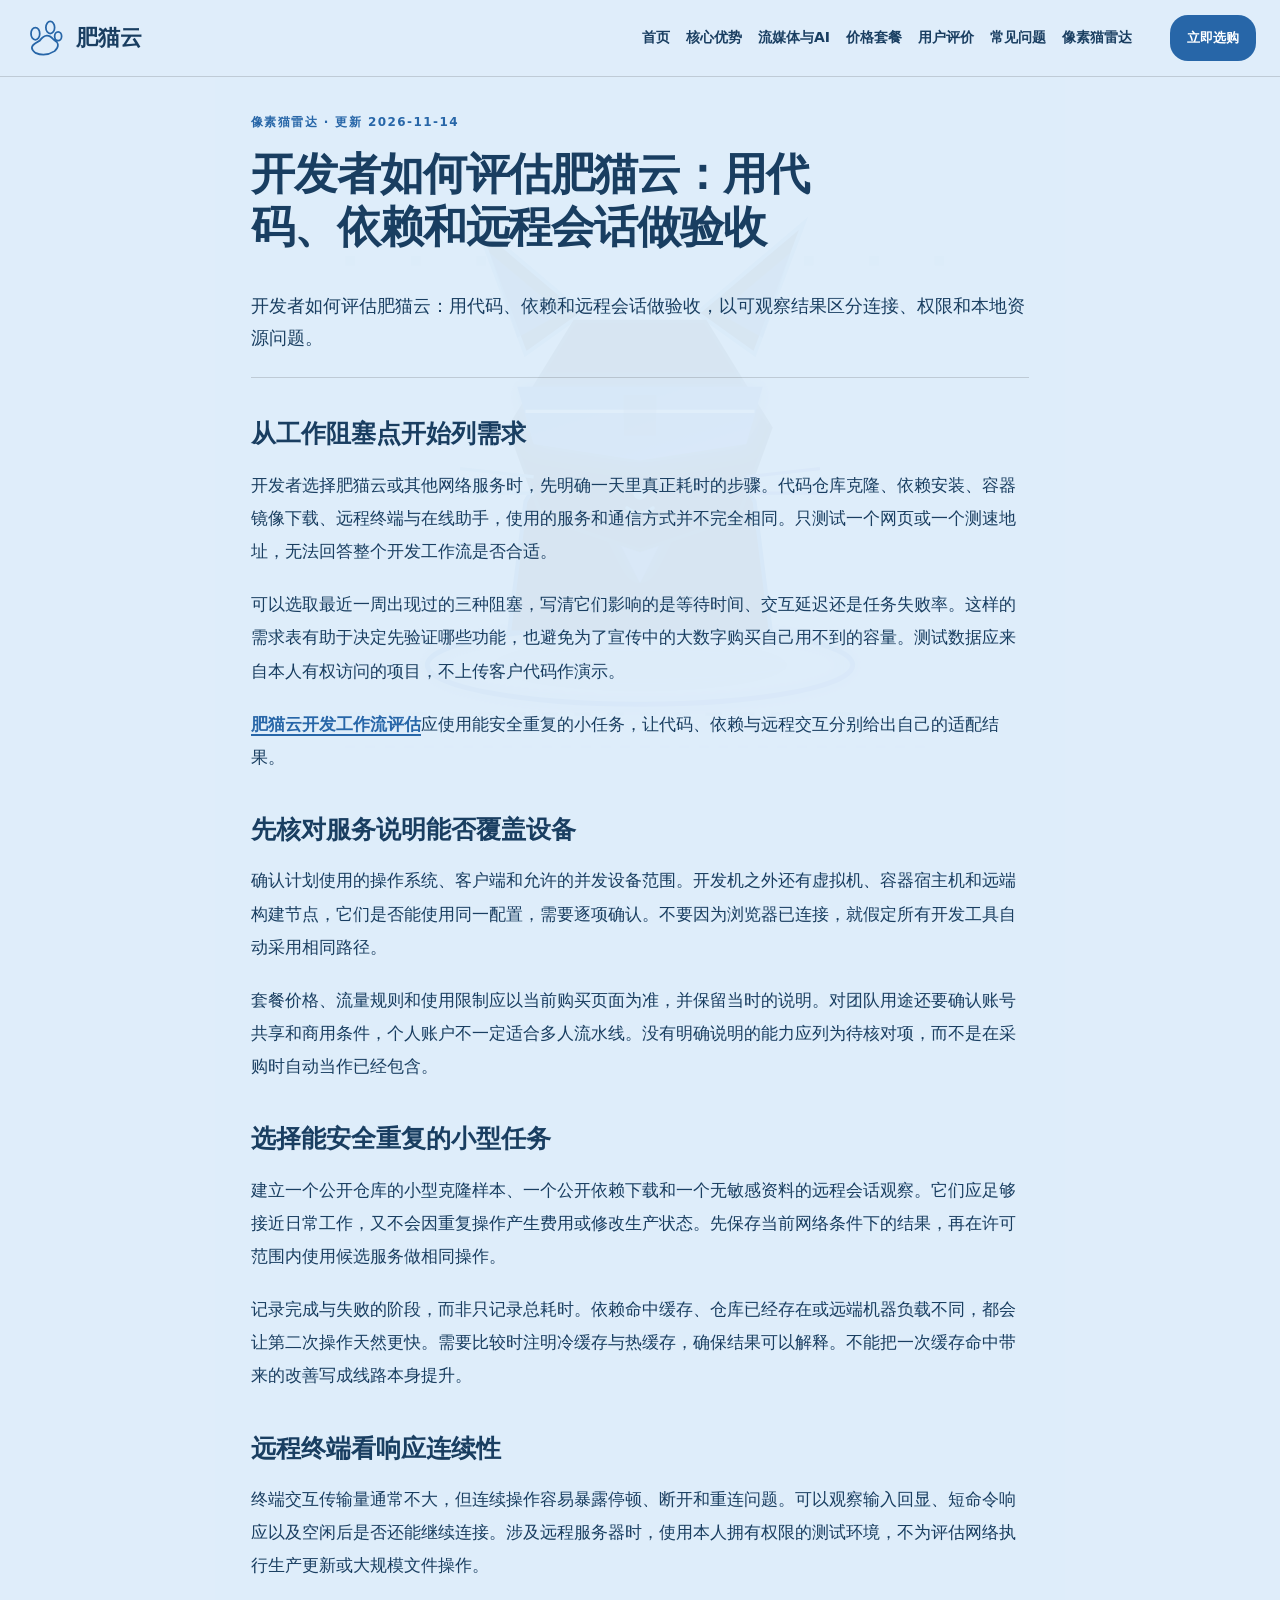
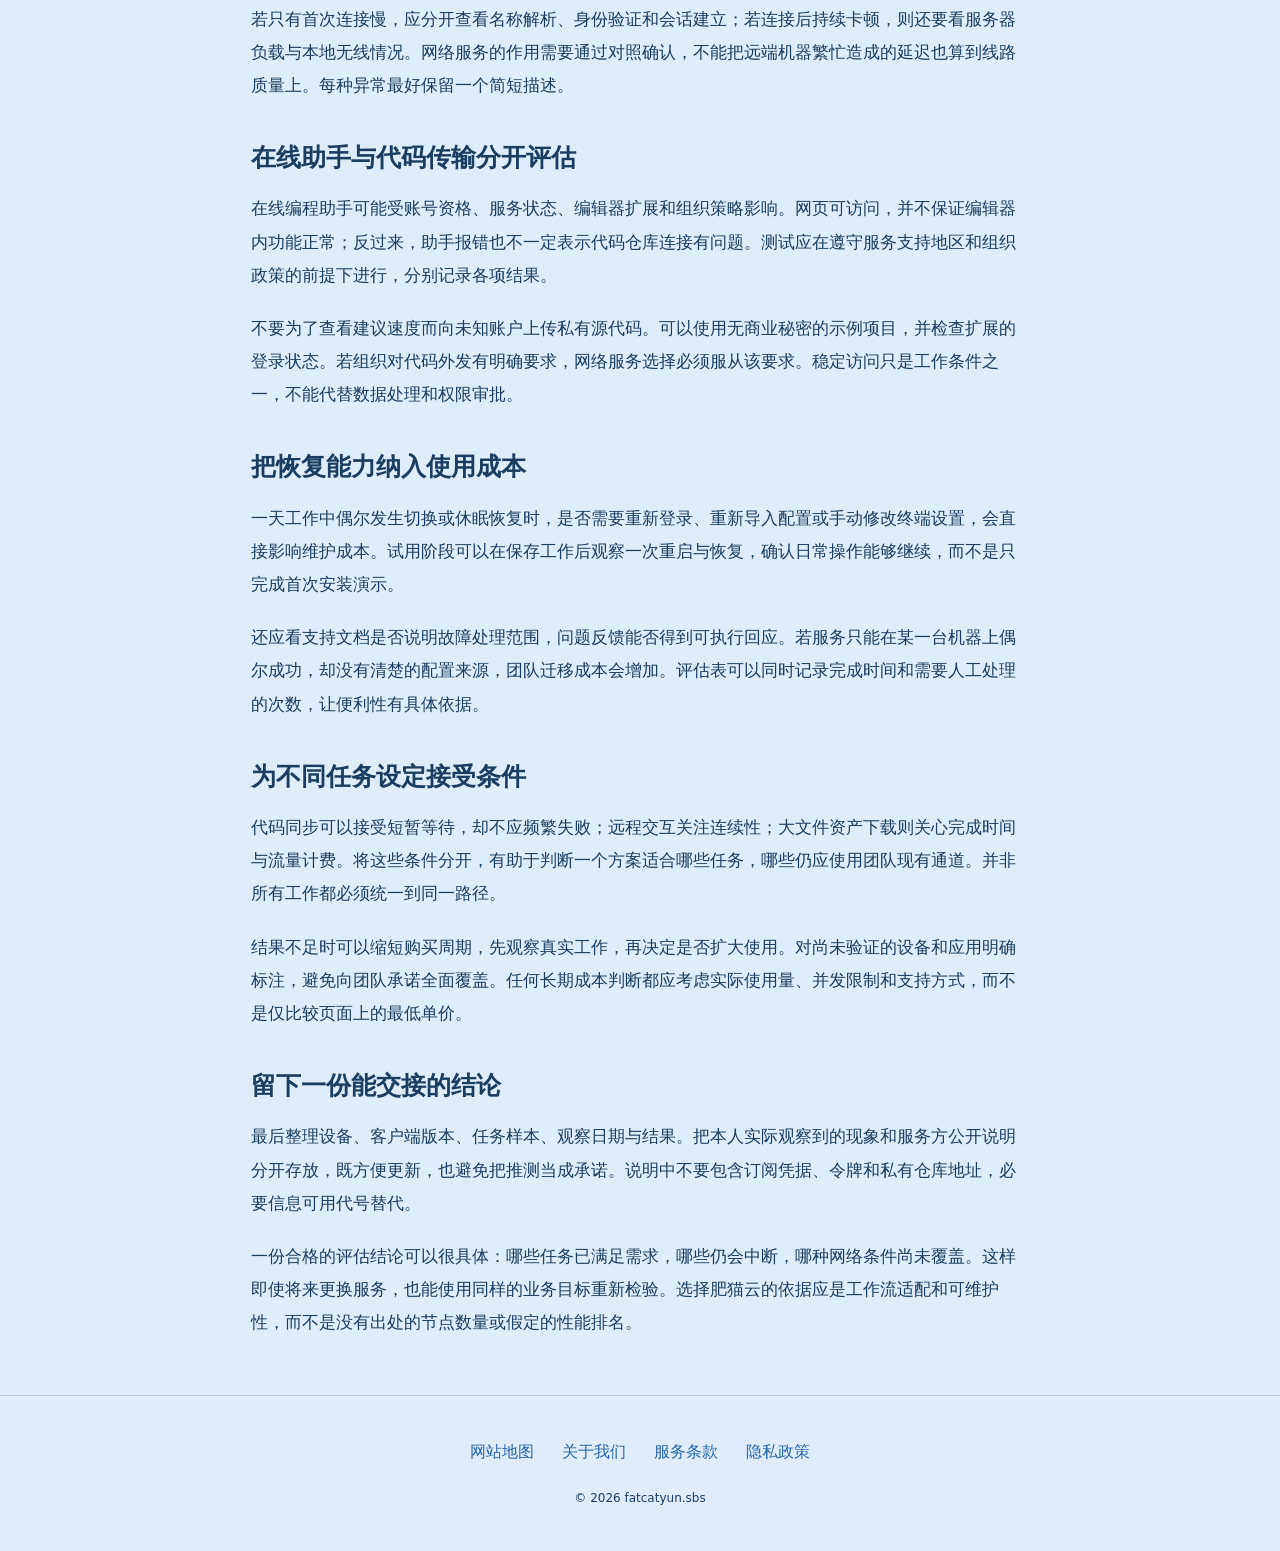
<file: fatcat-github-copilot-ssh-terminal-latency.html>
<!DOCTYPE html>
<html lang="zh-CN"><head><meta charset="UTF-8"><meta name="viewport" content="width=device-width,initial-scale=1"><title>开发者如何评估肥猫云：用代码、依赖和远程会话做验收｜肥猫云</title><meta name="description" content="开发者如何评估肥猫云：用代码、依赖和远程会话做验收，以可观察结果区分连接、权限和本地资源问题。"><meta name="keywords" content="肥猫云,开发者如何评估肥猫云：用代码、依赖和远程会话做验收,从工作阻塞点开始列需求,网络使用指南"><link rel="canonical" href="https://fatcatyun.sbs/fatcat-github-copilot-ssh-terminal-latency.html"><meta property="og:type" content="article"><meta property="og:title" content="开发者如何评估肥猫云：用代码、依赖和远程会话做验收｜肥猫云"><meta property="og:description" content="开发者如何评估肥猫云：用代码、依赖和远程会话做验收，以可观察结果区分连接、权限和本地资源问题。"><meta property="og:url" content="https://fatcatyun.sbs/fatcat-github-copilot-ssh-terminal-latency.html"><meta property="og:image" content="https://fatcatyun.sbs/share.png"><meta property="og:locale" content="zh_CN"><link rel="icon" href="favicon.svg" type="image/svg+xml"><link rel="stylesheet" href="style.css"><script defer src="menu.js"></script><script type="application/ld+json">{"@context": "https://schema.org", "@type": "Article", "name": "开发者如何评估肥猫云：用代码、依赖和远程会话做验收｜肥猫云", "url": "https://fatcatyun.sbs/fatcat-github-copilot-ssh-terminal-latency.html", "description": "开发者如何评估肥猫云：用代码、依赖和远程会话做验收，以可观察结果区分连接、权限和本地资源问题。", "inLanguage": "zh-CN", "headline": "开发者如何评估肥猫云：用代码、依赖和远程会话做验收｜肥猫云", "dateModified": "2026-11-14", "image": "https://fatcatyun.sbs/share.png"}</script></head><body class="site-8 hero-D review-2 faq-2 nav-1"><div class="site-art" aria-hidden="true"><svg viewBox="0 0 520 440" width="100%" height="100%" xmlns="http://www.w3.org/2000/svg" style="max-height: 400px;">
  <defs>
    <linearGradient id="cyberCatGrad" x1="0" y1="0" x2="1" y2="1">
      <stop offset="0%" stop-color="#186bc2"/>
      <stop offset="100%" stop-color="#5269e3"/>
    </linearGradient>
    <filter id="pixelGlow" x="-20%" y="-20%" width="140%" height="140%">
      <feGaussianBlur stdDeviation="6" result="blur" />
      <feComposite in="SourceGraphic" in2="blur" operator="over" />
    </filter>
  </defs>
  <style>
    @keyframes pixelBounce {
      0%, 100% { transform: translateY(0px); }
      50% { transform: translateY(-12px); }
    }
    @keyframes glitchEye {
      0%, 90%, 100% { transform: scaleY(1); }
      95% { transform: scaleY(0.1); }
    }
    @keyframes dataPulse {
      0%, 100% { opacity: 0.3; }
      50% { opacity: 0.9; }
    }
    .pixel-cat-root { animation: pixelBounce 4s ease-in-out infinite; transform-origin: center; }
    .cyber-glasses { animation: glitchEye 5s ease-in-out infinite; transform-origin: center; }
    .matrix-dot { animation: dataPulse 2s ease-in-out infinite; }
  </style>

  <!-- Cyber Grid Matrix Backdrop -->
  <g opacity="0.3" fill="#186bc2">
    <rect x="80" y="80" width="6" height="6" class="matrix-dot" />
    <rect x="120" y="80" width="6" height="6" />
    <rect x="160" y="80" width="6" height="6" class="matrix-dot" />
    <rect x="360" y="80" width="6" height="6" />
    <rect x="400" y="80" width="6" height="6" class="matrix-dot" />
    <rect x="440" y="80" width="6" height="6" />
    <line x1="60" y1="360" x2="460" y2="360" stroke="#186bc2" stroke-width="2" stroke-dasharray="10,10" />
    <line x1="80" y1="380" x2="440" y2="380" stroke="#5269e3" stroke-width="1.5" stroke-dasharray="6,6" />
  </g>

  <!-- Pixel / Low-Poly Cyber Cat -->
  <g class="pixel-cat-root">
    <!-- Neon Hologram Platform Ring -->
    <ellipse cx="260" cy="330" rx="130" ry="24" fill="none" stroke="url(#cyberCatGrad)" stroke-width="3" filter="url(#pixelGlow)" />
    <ellipse cx="260" cy="330" rx="90" ry="16" fill="#186bc2" opacity="0.15" />

    <!-- Cat Body Polygonal Shell -->
    <path d="M190 230 L220 180 L300 180 L330 230 L340 310 L180 310 Z" fill="#121c26" stroke="#186bc2" stroke-width="2.5" />
    <!-- Chest Glow Core -->
    <polygon points="240,240 280,240 260,280" fill="#5269e3" opacity="0.8" filter="url(#pixelGlow)" />

    <!-- Triangular Cyber Ears with Neon Trim -->
    <polygon points="190,140 160,60 225,115" fill="#1d2b39" stroke="#73afed" stroke-width="2.5" />
    <polygon points="185,130 168,78 212,115" fill="#186bc2" opacity="0.6" />

    <polygon points="330,140 360,60 295,115" fill="#1d2b39" stroke="#73afed" stroke-width="2.5" />
    <polygon points="335,130 352,78 308,115" fill="#186bc2" opacity="0.6" />

    <!-- Cat Head Polygon -->
    <polygon points="180,185 220,120 300,120 340,185 320,240 260,260 200,240" fill="#172431" stroke="#273b4f" stroke-width="2" />

    <!-- Vaporwave Cyber Sunglasses / Visor -->
    <g class="cyber-glasses" filter="url(#pixelGlow)">
      <polygon points="185,160 335,160 325,195 260,205 195,195" fill="url(#cyberCatGrad)" />
      <line x1="190" y1="175" x2="330" y2="175" stroke="#fff" stroke-width="2" />
      <rect x="250" y="165" width="20" height="25" fill="#172431" opacity="0.3" />
    </g>

    <!-- Neon Whiskers (Vector Beams) -->
    <line x1="150" y1="210" x2="195" y2="215" stroke="#73afed" stroke-width="2" />
    <line x1="145" y1="225" x2="195" y2="225" stroke="#73afed" stroke-width="2" />
    <line x1="370" y1="210" x2="325" y2="215" stroke="#5269e3" stroke-width="2" />
    <line x1="375" y1="225" x2="325" y2="225" stroke="#5269e3" stroke-width="2" />

    <!-- Snout & Cyber Smile -->
    <circle cx="260" cy="225" r="4" fill="#73afed" />
    <path d="M252 234 Q260 240 268 234" fill="none" stroke="#73afed" stroke-width="2" stroke-linecap="round" />
  </g>
</svg></div><header class="site-header"><div class="nav-wrap"><a class="brand" href="index.html"><svg class="brand-mark" viewBox="0 0 48 48" aria-hidden="true"><path d="M13 30Q5 35 13 41Q24 46 35 39Q43 31 34 26Q26 16 18 27Z M8 19a5 7 0 1 0 10 0a5 7 0 1 0-10 0 M25 12a5 7 0 1 0 10 0a5 7 0 1 0-10 0 M35 22a4 5 0 1 0 8 0a4 5 0 1 0-8 0" fill="none" stroke="currentColor" stroke-width="2" stroke-linecap="round" stroke-linejoin="round"/></svg><span>肥猫云</span></a><nav id="site-menu" aria-label="主导航"><a href="index.html">首页</a><a href="index.html#features">核心优势</a><a href="index.html#streaming">流媒体与AI</a><a href="index.html#pricing">价格套餐</a><a href="index.html#testimonials">用户评价</a><a href="index.html#faq">常见问题</a><a href="pixel-cat-radar.html">像素猫雷达</a></nav><div class="nav-actions"><a class="button compact" href="https://ww012.twilightaff.com/#/?code=A56DH1Af" target="_blank" rel="sponsored nofollow noopener">立即选购</a><button type="button" class="menu-toggle" aria-label="切换主导航菜单" aria-controls="site-menu" aria-expanded="false"><span></span><span></span></button></div></div></header><main class="site-main"><article class="article-page"><header><span class="eyebrow">像素猫雷达 · 更新 2026-11-14</span><h1>开发者如何评估肥猫云：用代码、依赖和远程会话做验收</h1><p class="lead">开发者如何评估肥猫云：用代码、依赖和远程会话做验收，以可观察结果区分连接、权限和本地资源问题。</p></header><div class="article-body"><h2>从工作阻塞点开始列需求</h2><p>开发者选择肥猫云或其他网络服务时，先明确一天里真正耗时的步骤。代码仓库克隆、依赖安装、容器镜像下载、远程终端与在线助手，使用的服务和通信方式并不完全相同。只测试一个网页或一个测速地址，无法回答整个开发工作流是否合适。</p><p>可以选取最近一周出现过的三种阻塞，写清它们影响的是等待时间、交互延迟还是任务失败率。这样的需求表有助于决定先验证哪些功能，也避免为了宣传中的大数字购买自己用不到的容量。测试数据应来自本人有权访问的项目，不上传客户代码作演示。</p><p><a href="index.html">肥猫云开发工作流评估</a>应使用能安全重复的小任务，让代码、依赖与远程交互分别给出自己的适配结果。</p><h2>先核对服务说明能否覆盖设备</h2><p>确认计划使用的操作系统、客户端和允许的并发设备范围。开发机之外还有虚拟机、容器宿主机和远端构建节点，它们是否能使用同一配置，需要逐项确认。不要因为浏览器已连接，就假定所有开发工具自动采用相同路径。</p><p>套餐价格、流量规则和使用限制应以当前购买页面为准，并保留当时的说明。对团队用途还要确认账号共享和商用条件，个人账户不一定适合多人流水线。没有明确说明的能力应列为待核对项，而不是在采购时自动当作已经包含。</p><h2>选择能安全重复的小型任务</h2><p>建立一个公开仓库的小型克隆样本、一个公开依赖下载和一个无敏感资料的远程会话观察。它们应足够接近日常工作，又不会因重复操作产生费用或修改生产状态。先保存当前网络条件下的结果，再在许可范围内使用候选服务做相同操作。</p><p>记录完成与失败的阶段，而非只记录总耗时。依赖命中缓存、仓库已经存在或远端机器负载不同，都会让第二次操作天然更快。需要比较时注明冷缓存与热缓存，确保结果可以解释。不能把一次缓存命中带来的改善写成线路本身提升。</p><h2>远程终端看响应连续性</h2><p>终端交互传输量通常不大，但连续操作容易暴露停顿、断开和重连问题。可以观察输入回显、短命令响应以及空闲后是否还能继续连接。涉及远程服务器时，使用本人拥有权限的测试环境，不为评估网络执行生产更新或大规模文件操作。</p><p>若只有首次连接慢，应分开查看名称解析、身份验证和会话建立；若连接后持续卡顿，则还要看服务器负载与本地无线情况。网络服务的作用需要通过对照确认，不能把远端机器繁忙造成的延迟也算到线路质量上。每种异常最好保留一个简短描述。</p><h2>在线助手与代码传输分开评估</h2><p>在线编程助手可能受账号资格、服务状态、编辑器扩展和组织策略影响。网页可访问，并不保证编辑器内功能正常；反过来，助手报错也不一定表示代码仓库连接有问题。测试应在遵守服务支持地区和组织政策的前提下进行，分别记录各项结果。</p><p>不要为了查看建议速度而向未知账户上传私有源代码。可以使用无商业秘密的示例项目，并检查扩展的登录状态。若组织对代码外发有明确要求，网络服务选择必须服从该要求。稳定访问只是工作条件之一，不能代替数据处理和权限审批。</p><h2>把恢复能力纳入使用成本</h2><p>一天工作中偶尔发生切换或休眠恢复时，是否需要重新登录、重新导入配置或手动修改终端设置，会直接影响维护成本。试用阶段可以在保存工作后观察一次重启与恢复，确认日常操作能够继续，而不是只完成首次安装演示。</p><p>还应看支持文档是否说明故障处理范围，问题反馈能否得到可执行回应。若服务只能在某一台机器上偶尔成功，却没有清楚的配置来源，团队迁移成本会增加。评估表可以同时记录完成时间和需要人工处理的次数，让便利性有具体依据。</p><h2>为不同任务设定接受条件</h2><p>代码同步可以接受短暂等待，却不应频繁失败；远程交互关注连续性；大文件资产下载则关心完成时间与流量计费。将这些条件分开，有助于判断一个方案适合哪些任务，哪些仍应使用团队现有通道。并非所有工作都必须统一到同一路径。</p><p>结果不足时可以缩短购买周期，先观察真实工作，再决定是否扩大使用。对尚未验证的设备和应用明确标注，避免向团队承诺全面覆盖。任何长期成本判断都应考虑实际使用量、并发限制和支持方式，而不是仅比较页面上的最低单价。</p><h2>留下一份能交接的结论</h2><p>最后整理设备、客户端版本、任务样本、观察日期与结果。把本人实际观察到的现象和服务方公开说明分开存放，既方便更新，也避免把推测当成承诺。说明中不要包含订阅凭据、令牌和私有仓库地址，必要信息可用代号替代。</p><p>一份合格的评估结论可以很具体：哪些任务已满足需求，哪些仍会中断，哪种网络条件尚未覆盖。这样即使将来更换服务，也能使用同样的业务目标重新检验。选择肥猫云的依据应是工作流适配和可维护性，而不是没有出处的节点数量或假定的性能排名。</p></div></article></main><footer class="site-footer"><nav aria-label="页脚导航"><a href="sitemap.html">网站地图</a><a href="about.html">关于我们</a><a href="terms.html">服务条款</a><a href="privacy.html">隐私政策</a></nav><p>© 2026 fatcatyun.sbs</p></footer></body></html>
</file>
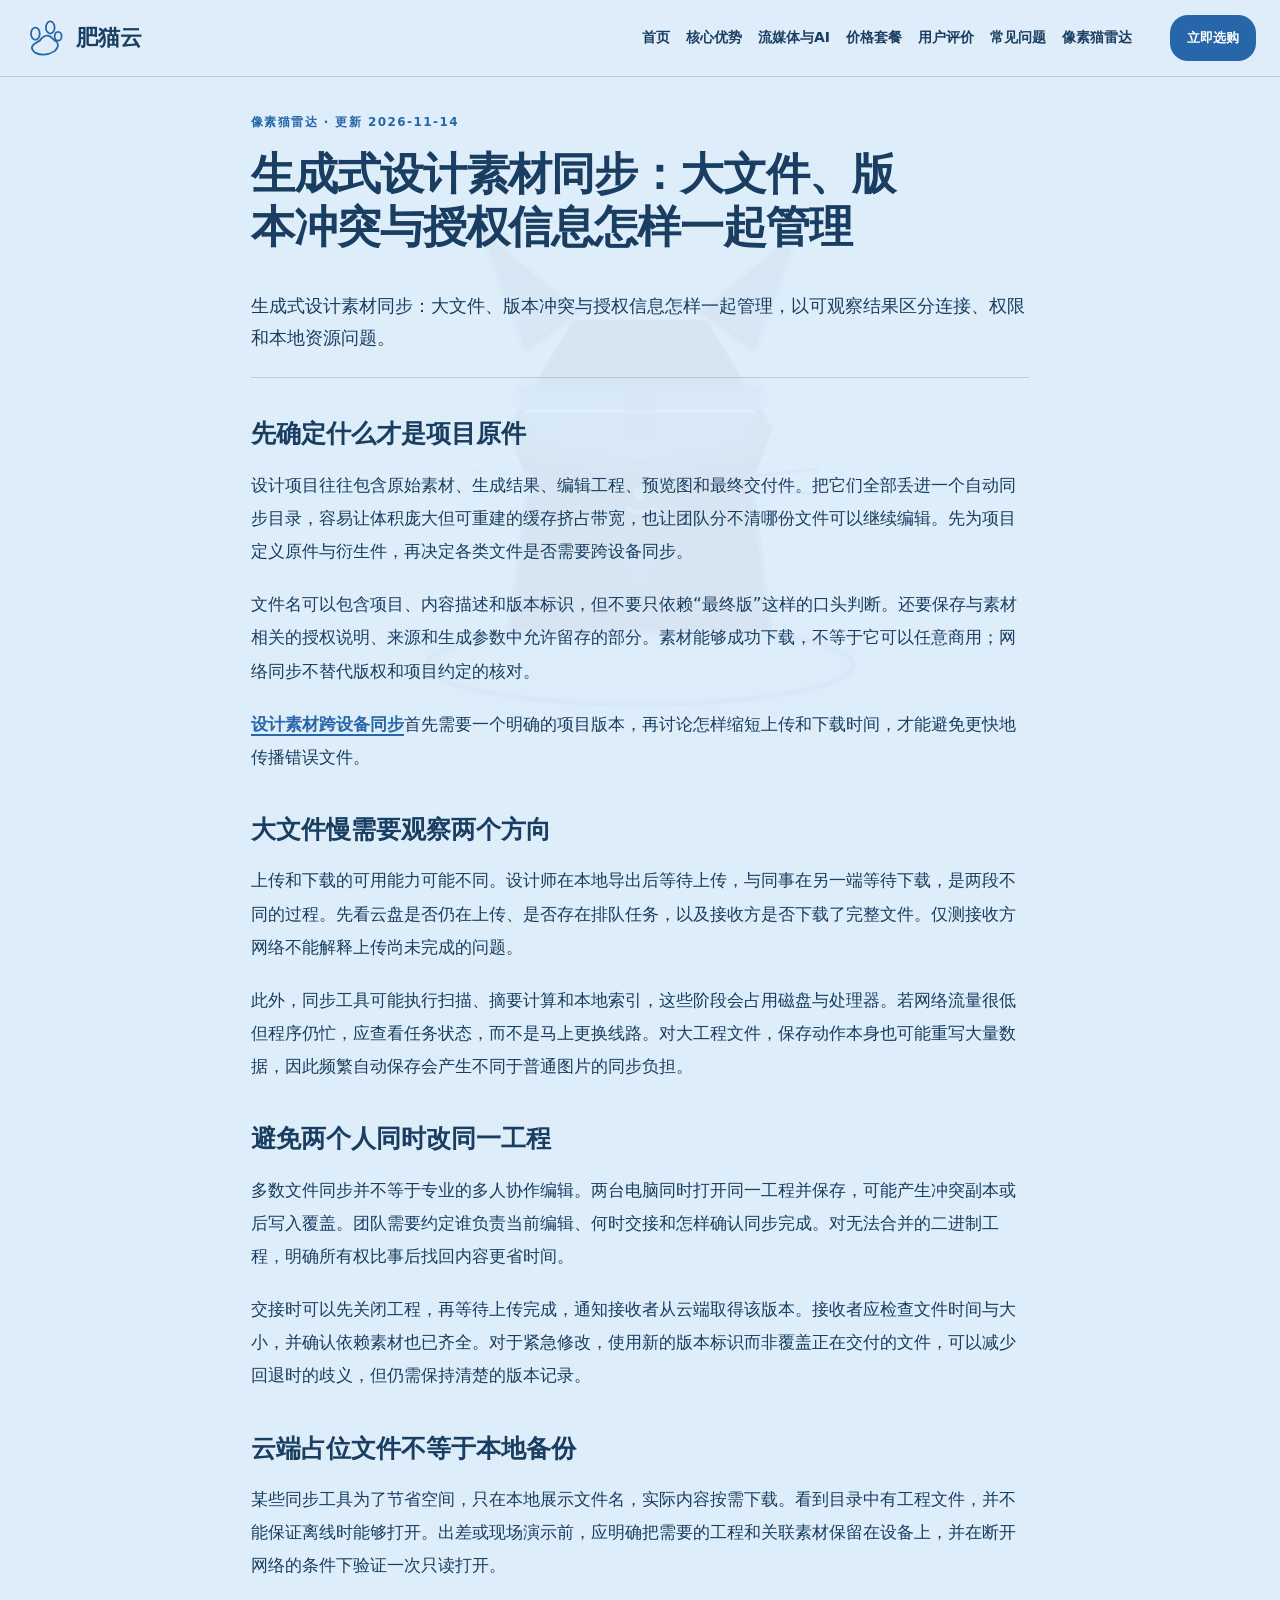
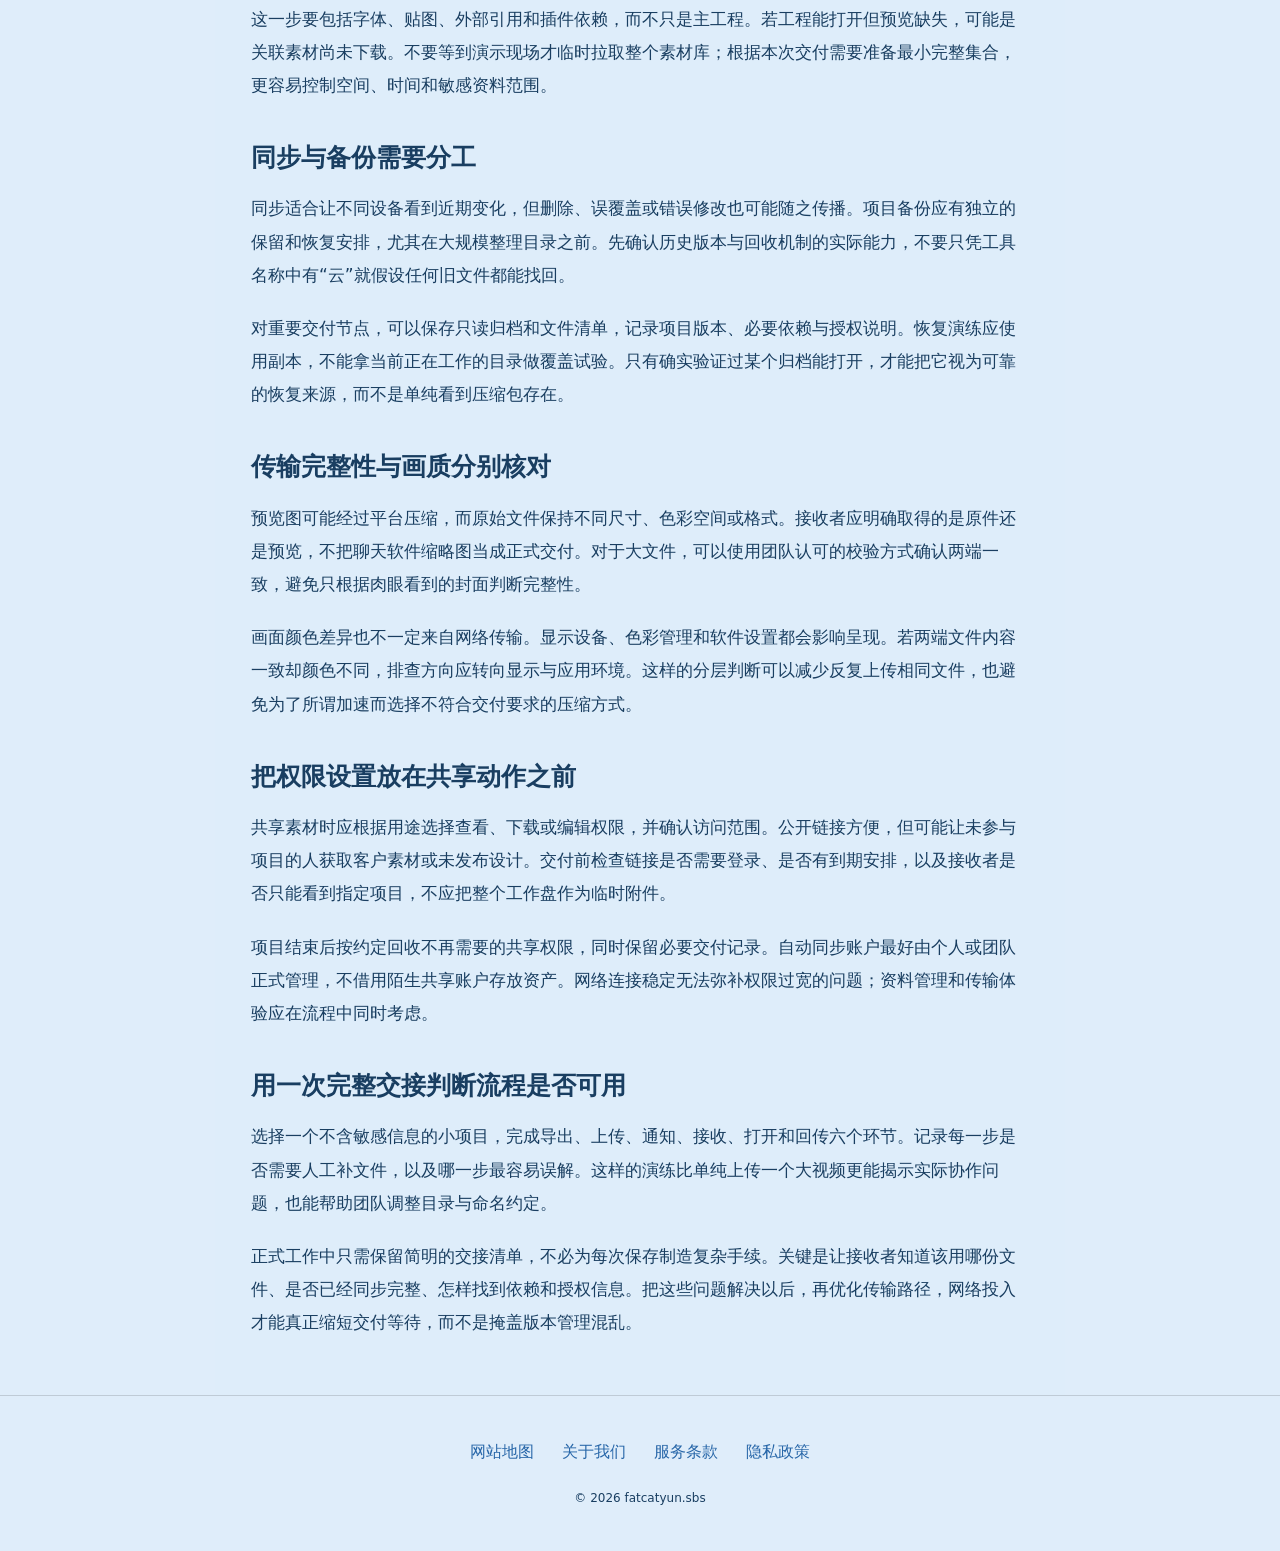
<file: fatcat-midjourney-sd-asset-cloud-sync.html>
<!DOCTYPE html>
<html lang="zh-CN"><head><meta charset="UTF-8"><meta name="viewport" content="width=device-width,initial-scale=1"><title>生成式设计素材同步：大文件、版本冲突与授权信息怎样一起管理｜肥猫云</title><meta name="description" content="生成式设计素材同步：大文件、版本冲突与授权信息怎样一起管理，以可观察结果区分连接、权限和本地资源问题。"><meta name="keywords" content="肥猫云,生成式设计素材同步：大文件、版本冲突与授权信息怎样一起管理,先确定什么才是项目原件,网络使用指南"><link rel="canonical" href="https://fatcatyun.sbs/fatcat-midjourney-sd-asset-cloud-sync.html"><meta property="og:type" content="article"><meta property="og:title" content="生成式设计素材同步：大文件、版本冲突与授权信息怎样一起管理｜肥猫云"><meta property="og:description" content="生成式设计素材同步：大文件、版本冲突与授权信息怎样一起管理，以可观察结果区分连接、权限和本地资源问题。"><meta property="og:url" content="https://fatcatyun.sbs/fatcat-midjourney-sd-asset-cloud-sync.html"><meta property="og:image" content="https://fatcatyun.sbs/share.png"><meta property="og:locale" content="zh_CN"><link rel="icon" href="favicon.svg" type="image/svg+xml"><link rel="stylesheet" href="style.css"><script defer src="menu.js"></script><script type="application/ld+json">{"@context": "https://schema.org", "@type": "Article", "name": "生成式设计素材同步：大文件、版本冲突与授权信息怎样一起管理｜肥猫云", "url": "https://fatcatyun.sbs/fatcat-midjourney-sd-asset-cloud-sync.html", "description": "生成式设计素材同步：大文件、版本冲突与授权信息怎样一起管理，以可观察结果区分连接、权限和本地资源问题。", "inLanguage": "zh-CN", "headline": "生成式设计素材同步：大文件、版本冲突与授权信息怎样一起管理｜肥猫云", "dateModified": "2026-11-14", "image": "https://fatcatyun.sbs/share.png"}</script></head><body class="site-8 hero-D review-2 faq-2 nav-1"><div class="site-art" aria-hidden="true"><svg viewBox="0 0 520 440" width="100%" height="100%" xmlns="http://www.w3.org/2000/svg" style="max-height: 400px;">
  <defs>
    <linearGradient id="cyberCatGrad" x1="0" y1="0" x2="1" y2="1">
      <stop offset="0%" stop-color="#186bc2"/>
      <stop offset="100%" stop-color="#5269e3"/>
    </linearGradient>
    <filter id="pixelGlow" x="-20%" y="-20%" width="140%" height="140%">
      <feGaussianBlur stdDeviation="6" result="blur" />
      <feComposite in="SourceGraphic" in2="blur" operator="over" />
    </filter>
  </defs>
  <style>
    @keyframes pixelBounce {
      0%, 100% { transform: translateY(0px); }
      50% { transform: translateY(-12px); }
    }
    @keyframes glitchEye {
      0%, 90%, 100% { transform: scaleY(1); }
      95% { transform: scaleY(0.1); }
    }
    @keyframes dataPulse {
      0%, 100% { opacity: 0.3; }
      50% { opacity: 0.9; }
    }
    .pixel-cat-root { animation: pixelBounce 4s ease-in-out infinite; transform-origin: center; }
    .cyber-glasses { animation: glitchEye 5s ease-in-out infinite; transform-origin: center; }
    .matrix-dot { animation: dataPulse 2s ease-in-out infinite; }
  </style>

  <!-- Cyber Grid Matrix Backdrop -->
  <g opacity="0.3" fill="#186bc2">
    <rect x="80" y="80" width="6" height="6" class="matrix-dot" />
    <rect x="120" y="80" width="6" height="6" />
    <rect x="160" y="80" width="6" height="6" class="matrix-dot" />
    <rect x="360" y="80" width="6" height="6" />
    <rect x="400" y="80" width="6" height="6" class="matrix-dot" />
    <rect x="440" y="80" width="6" height="6" />
    <line x1="60" y1="360" x2="460" y2="360" stroke="#186bc2" stroke-width="2" stroke-dasharray="10,10" />
    <line x1="80" y1="380" x2="440" y2="380" stroke="#5269e3" stroke-width="1.5" stroke-dasharray="6,6" />
  </g>

  <!-- Pixel / Low-Poly Cyber Cat -->
  <g class="pixel-cat-root">
    <!-- Neon Hologram Platform Ring -->
    <ellipse cx="260" cy="330" rx="130" ry="24" fill="none" stroke="url(#cyberCatGrad)" stroke-width="3" filter="url(#pixelGlow)" />
    <ellipse cx="260" cy="330" rx="90" ry="16" fill="#186bc2" opacity="0.15" />

    <!-- Cat Body Polygonal Shell -->
    <path d="M190 230 L220 180 L300 180 L330 230 L340 310 L180 310 Z" fill="#121c26" stroke="#186bc2" stroke-width="2.5" />
    <!-- Chest Glow Core -->
    <polygon points="240,240 280,240 260,280" fill="#5269e3" opacity="0.8" filter="url(#pixelGlow)" />

    <!-- Triangular Cyber Ears with Neon Trim -->
    <polygon points="190,140 160,60 225,115" fill="#1d2b39" stroke="#73afed" stroke-width="2.5" />
    <polygon points="185,130 168,78 212,115" fill="#186bc2" opacity="0.6" />

    <polygon points="330,140 360,60 295,115" fill="#1d2b39" stroke="#73afed" stroke-width="2.5" />
    <polygon points="335,130 352,78 308,115" fill="#186bc2" opacity="0.6" />

    <!-- Cat Head Polygon -->
    <polygon points="180,185 220,120 300,120 340,185 320,240 260,260 200,240" fill="#172431" stroke="#273b4f" stroke-width="2" />

    <!-- Vaporwave Cyber Sunglasses / Visor -->
    <g class="cyber-glasses" filter="url(#pixelGlow)">
      <polygon points="185,160 335,160 325,195 260,205 195,195" fill="url(#cyberCatGrad)" />
      <line x1="190" y1="175" x2="330" y2="175" stroke="#fff" stroke-width="2" />
      <rect x="250" y="165" width="20" height="25" fill="#172431" opacity="0.3" />
    </g>

    <!-- Neon Whiskers (Vector Beams) -->
    <line x1="150" y1="210" x2="195" y2="215" stroke="#73afed" stroke-width="2" />
    <line x1="145" y1="225" x2="195" y2="225" stroke="#73afed" stroke-width="2" />
    <line x1="370" y1="210" x2="325" y2="215" stroke="#5269e3" stroke-width="2" />
    <line x1="375" y1="225" x2="325" y2="225" stroke="#5269e3" stroke-width="2" />

    <!-- Snout & Cyber Smile -->
    <circle cx="260" cy="225" r="4" fill="#73afed" />
    <path d="M252 234 Q260 240 268 234" fill="none" stroke="#73afed" stroke-width="2" stroke-linecap="round" />
  </g>
</svg></div><header class="site-header"><div class="nav-wrap"><a class="brand" href="index.html"><svg class="brand-mark" viewBox="0 0 48 48" aria-hidden="true"><path d="M13 30Q5 35 13 41Q24 46 35 39Q43 31 34 26Q26 16 18 27Z M8 19a5 7 0 1 0 10 0a5 7 0 1 0-10 0 M25 12a5 7 0 1 0 10 0a5 7 0 1 0-10 0 M35 22a4 5 0 1 0 8 0a4 5 0 1 0-8 0" fill="none" stroke="currentColor" stroke-width="2" stroke-linecap="round" stroke-linejoin="round"/></svg><span>肥猫云</span></a><nav id="site-menu" aria-label="主导航"><a href="index.html">首页</a><a href="index.html#features">核心优势</a><a href="index.html#streaming">流媒体与AI</a><a href="index.html#pricing">价格套餐</a><a href="index.html#testimonials">用户评价</a><a href="index.html#faq">常见问题</a><a href="pixel-cat-radar.html">像素猫雷达</a></nav><div class="nav-actions"><a class="button compact" href="https://ww012.twilightaff.com/#/?code=A56DH1Af" target="_blank" rel="sponsored nofollow noopener">立即选购</a><button type="button" class="menu-toggle" aria-label="切换主导航菜单" aria-controls="site-menu" aria-expanded="false"><span></span><span></span></button></div></div></header><main class="site-main"><article class="article-page"><header><span class="eyebrow">像素猫雷达 · 更新 2026-11-14</span><h1>生成式设计素材同步：大文件、版本冲突与授权信息怎样一起管理</h1><p class="lead">生成式设计素材同步：大文件、版本冲突与授权信息怎样一起管理，以可观察结果区分连接、权限和本地资源问题。</p></header><div class="article-body"><h2>先确定什么才是项目原件</h2><p>设计项目往往包含原始素材、生成结果、编辑工程、预览图和最终交付件。把它们全部丢进一个自动同步目录，容易让体积庞大但可重建的缓存挤占带宽，也让团队分不清哪份文件可以继续编辑。先为项目定义原件与衍生件，再决定各类文件是否需要跨设备同步。</p><p>文件名可以包含项目、内容描述和版本标识，但不要只依赖“最终版”这样的口头判断。还要保存与素材相关的授权说明、来源和生成参数中允许留存的部分。素材能够成功下载，不等于它可以任意商用；网络同步不替代版权和项目约定的核对。</p><p><a href="https://dajichang.mom/" target="_blank" rel="noopener">设计素材跨设备同步</a>首先需要一个明确的项目版本，再讨论怎样缩短上传和下载时间，才能避免更快地传播错误文件。</p><h2>大文件慢需要观察两个方向</h2><p>上传和下载的可用能力可能不同。设计师在本地导出后等待上传，与同事在另一端等待下载，是两段不同的过程。先看云盘是否仍在上传、是否存在排队任务，以及接收方是否下载了完整文件。仅测接收方网络不能解释上传尚未完成的问题。</p><p>此外，同步工具可能执行扫描、摘要计算和本地索引，这些阶段会占用磁盘与处理器。若网络流量很低但程序仍忙，应查看任务状态，而不是马上更换线路。对大工程文件，保存动作本身也可能重写大量数据，因此频繁自动保存会产生不同于普通图片的同步负担。</p><h2>避免两个人同时改同一工程</h2><p>多数文件同步并不等于专业的多人协作编辑。两台电脑同时打开同一工程并保存，可能产生冲突副本或后写入覆盖。团队需要约定谁负责当前编辑、何时交接和怎样确认同步完成。对无法合并的二进制工程，明确所有权比事后找回内容更省时间。</p><p>交接时可以先关闭工程，再等待上传完成，通知接收者从云端取得该版本。接收者应检查文件时间与大小，并确认依赖素材也已齐全。对于紧急修改，使用新的版本标识而非覆盖正在交付的文件，可以减少回退时的歧义，但仍需保持清楚的版本记录。</p><h2>云端占位文件不等于本地备份</h2><p>某些同步工具为了节省空间，只在本地展示文件名，实际内容按需下载。看到目录中有工程文件，并不能保证离线时能够打开。出差或现场演示前，应明确把需要的工程和关联素材保留在设备上，并在断开网络的条件下验证一次只读打开。</p><p>这一步要包括字体、贴图、外部引用和插件依赖，而不只是主工程。若工程能打开但预览缺失，可能是关联素材尚未下载。不要等到演示现场才临时拉取整个素材库；根据本次交付需要准备最小完整集合，更容易控制空间、时间和敏感资料范围。</p><h2>同步与备份需要分工</h2><p>同步适合让不同设备看到近期变化，但删除、误覆盖或错误修改也可能随之传播。项目备份应有独立的保留和恢复安排，尤其在大规模整理目录之前。先确认历史版本与回收机制的实际能力，不要只凭工具名称中有“云”就假设任何旧文件都能找回。</p><p>对重要交付节点，可以保存只读归档和文件清单，记录项目版本、必要依赖与授权说明。恢复演练应使用副本，不能拿当前正在工作的目录做覆盖试验。只有确实验证过某个归档能打开，才能把它视为可靠的恢复来源，而不是单纯看到压缩包存在。</p><h2>传输完整性与画质分别核对</h2><p>预览图可能经过平台压缩，而原始文件保持不同尺寸、色彩空间或格式。接收者应明确取得的是原件还是预览，不把聊天软件缩略图当成正式交付。对于大文件，可以使用团队认可的校验方式确认两端一致，避免只根据肉眼看到的封面判断完整性。</p><p>画面颜色差异也不一定来自网络传输。显示设备、色彩管理和软件设置都会影响呈现。若两端文件内容一致却颜色不同，排查方向应转向显示与应用环境。这样的分层判断可以减少反复上传相同文件，也避免为了所谓加速而选择不符合交付要求的压缩方式。</p><h2>把权限设置放在共享动作之前</h2><p>共享素材时应根据用途选择查看、下载或编辑权限，并确认访问范围。公开链接方便，但可能让未参与项目的人获取客户素材或未发布设计。交付前检查链接是否需要登录、是否有到期安排，以及接收者是否只能看到指定项目，不应把整个工作盘作为临时附件。</p><p>项目结束后按约定回收不再需要的共享权限，同时保留必要交付记录。自动同步账户最好由个人或团队正式管理，不借用陌生共享账户存放资产。网络连接稳定无法弥补权限过宽的问题；资料管理和传输体验应在流程中同时考虑。</p><h2>用一次完整交接判断流程是否可用</h2><p>选择一个不含敏感信息的小项目，完成导出、上传、通知、接收、打开和回传六个环节。记录每一步是否需要人工补文件，以及哪一步最容易误解。这样的演练比单纯上传一个大视频更能揭示实际协作问题，也能帮助团队调整目录与命名约定。</p><p>正式工作中只需保留简明的交接清单，不必为每次保存制造复杂手续。关键是让接收者知道该用哪份文件、是否已经同步完整、怎样找到依赖和授权信息。把这些问题解决以后，再优化传输路径，网络投入才能真正缩短交付等待，而不是掩盖版本管理混乱。</p></div></article></main><footer class="site-footer"><nav aria-label="页脚导航"><a href="sitemap.html">网站地图</a><a href="about.html">关于我们</a><a href="terms.html">服务条款</a><a href="privacy.html">隐私政策</a></nav><p>© 2026 fatcatyun.sbs</p></footer></body></html>
</file>
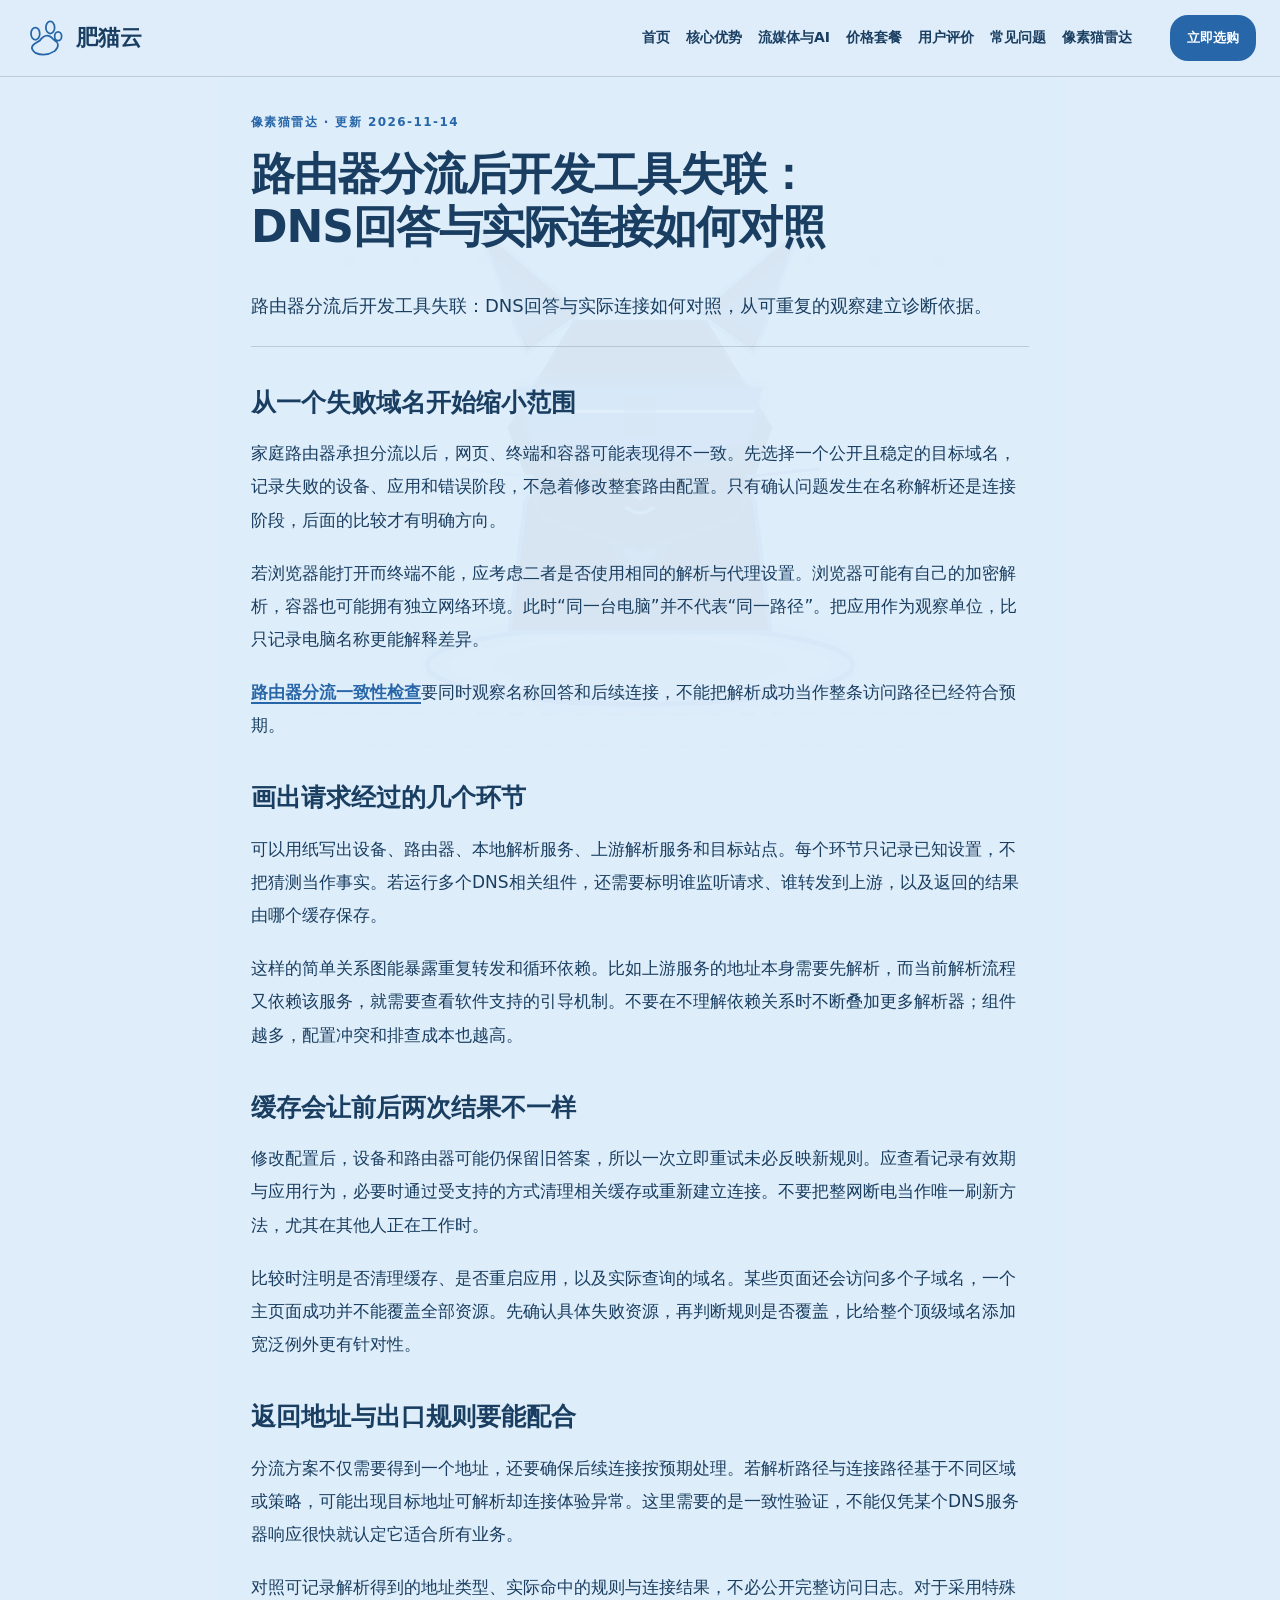
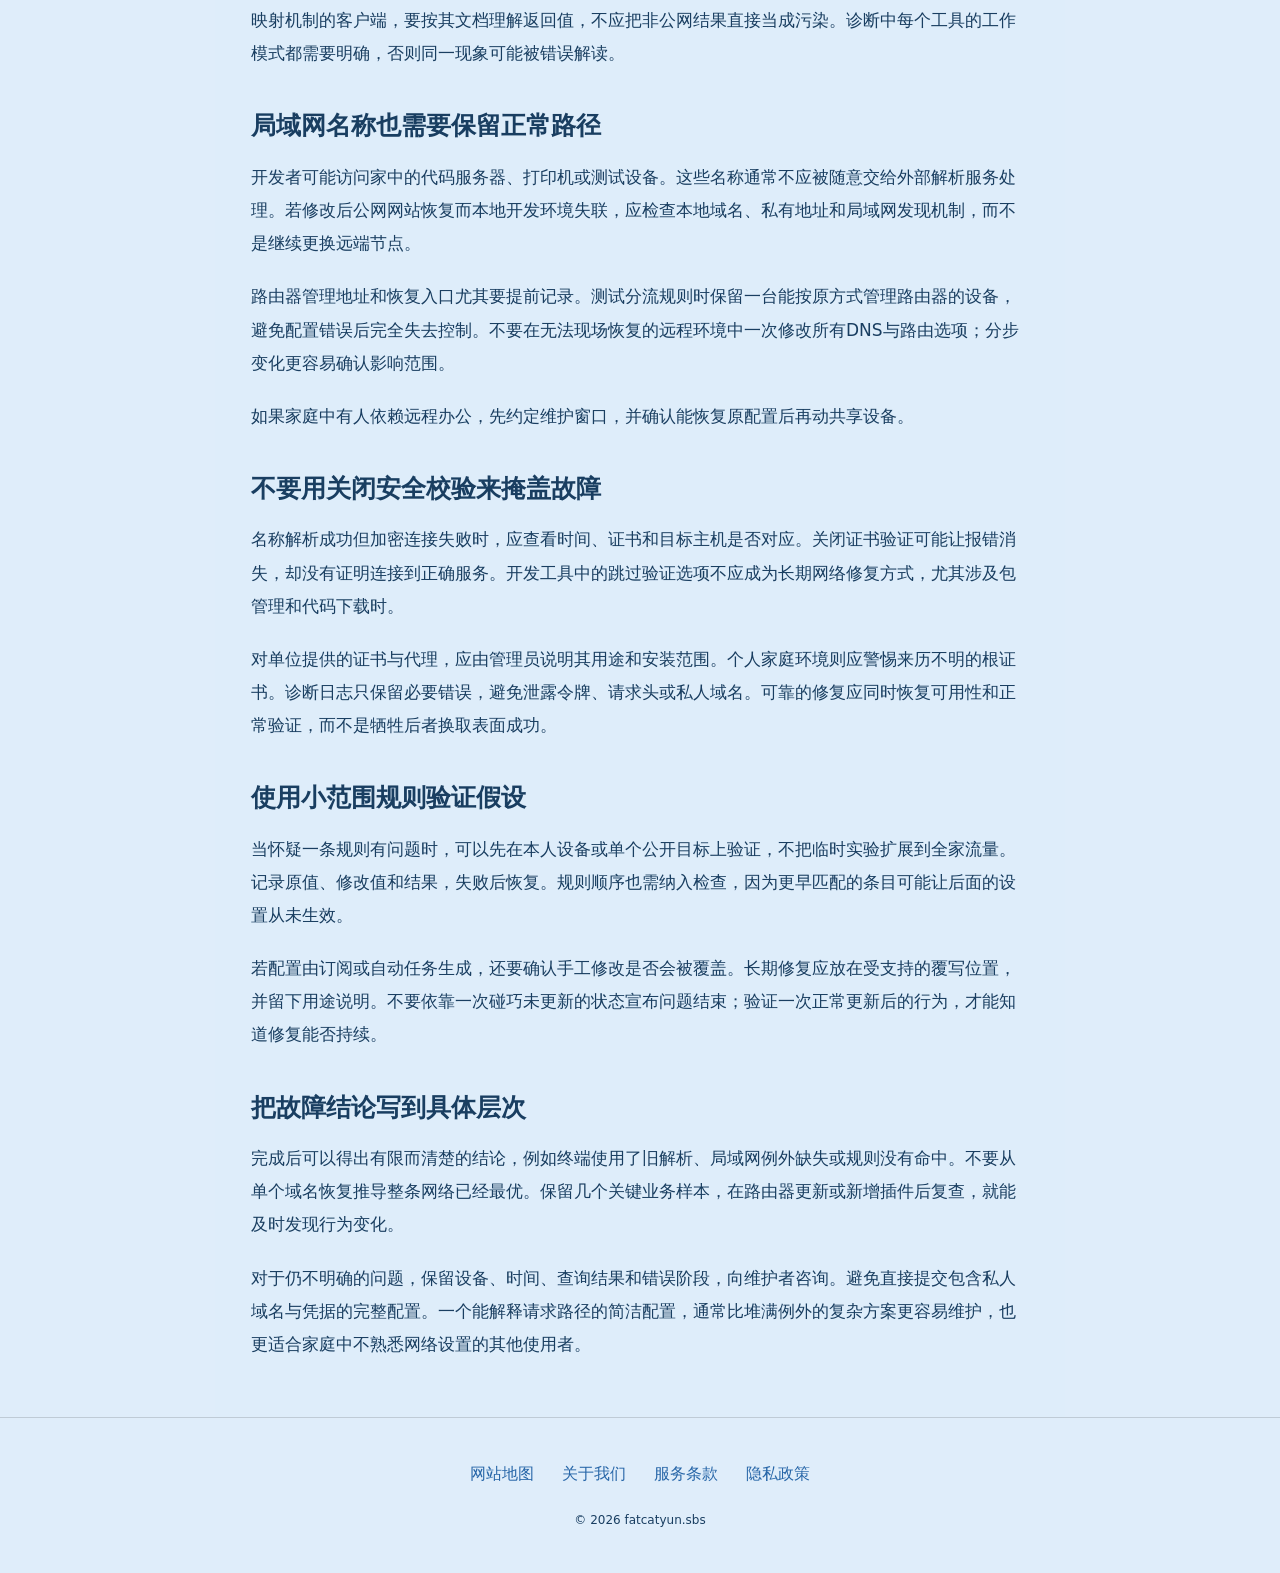
<file: fatcat-openwrt-passwall-smart-dns-tuning.html>
<!DOCTYPE html>
<html lang="zh-CN"><head><meta charset="UTF-8"><meta name="viewport" content="width=device-width,initial-scale=1"><title>路由器分流后开发工具失联：DNS回答与实际连接如何对照｜肥猫云</title><meta name="description" content="路由器分流后开发工具失联：DNS回答与实际连接如何对照，从可重复的观察建立诊断依据。"><meta name="keywords" content="肥猫云,路由器分流后开发工具失联：DNS回答与实际连接如何对照,从一个失败域名开始缩小范围,网络使用指南"><link rel="canonical" href="https://fatcatyun.sbs/fatcat-openwrt-passwall-smart-dns-tuning.html"><meta property="og:type" content="article"><meta property="og:title" content="路由器分流后开发工具失联：DNS回答与实际连接如何对照｜肥猫云"><meta property="og:description" content="路由器分流后开发工具失联：DNS回答与实际连接如何对照，从可重复的观察建立诊断依据。"><meta property="og:url" content="https://fatcatyun.sbs/fatcat-openwrt-passwall-smart-dns-tuning.html"><meta property="og:image" content="https://fatcatyun.sbs/share.png"><meta property="og:locale" content="zh_CN"><link rel="icon" href="favicon.svg" type="image/svg+xml"><link rel="stylesheet" href="style.css"><script defer src="menu.js"></script><script type="application/ld+json">{"@context": "https://schema.org", "@type": "Article", "name": "路由器分流后开发工具失联：DNS回答与实际连接如何对照｜肥猫云", "url": "https://fatcatyun.sbs/fatcat-openwrt-passwall-smart-dns-tuning.html", "description": "路由器分流后开发工具失联：DNS回答与实际连接如何对照，从可重复的观察建立诊断依据。", "inLanguage": "zh-CN", "headline": "路由器分流后开发工具失联：DNS回答与实际连接如何对照｜肥猫云", "dateModified": "2026-11-14", "image": "https://fatcatyun.sbs/share.png"}</script></head><body class="site-8 hero-D review-2 faq-2 nav-1"><div class="site-art" aria-hidden="true"><svg viewBox="0 0 520 440" width="100%" height="100%" xmlns="http://www.w3.org/2000/svg" style="max-height: 400px;">
  <defs>
    <linearGradient id="cyberCatGrad" x1="0" y1="0" x2="1" y2="1">
      <stop offset="0%" stop-color="#186bc2"/>
      <stop offset="100%" stop-color="#5269e3"/>
    </linearGradient>
    <filter id="pixelGlow" x="-20%" y="-20%" width="140%" height="140%">
      <feGaussianBlur stdDeviation="6" result="blur" />
      <feComposite in="SourceGraphic" in2="blur" operator="over" />
    </filter>
  </defs>
  <style>
    @keyframes pixelBounce {
      0%, 100% { transform: translateY(0px); }
      50% { transform: translateY(-12px); }
    }
    @keyframes glitchEye {
      0%, 90%, 100% { transform: scaleY(1); }
      95% { transform: scaleY(0.1); }
    }
    @keyframes dataPulse {
      0%, 100% { opacity: 0.3; }
      50% { opacity: 0.9; }
    }
    .pixel-cat-root { animation: pixelBounce 4s ease-in-out infinite; transform-origin: center; }
    .cyber-glasses { animation: glitchEye 5s ease-in-out infinite; transform-origin: center; }
    .matrix-dot { animation: dataPulse 2s ease-in-out infinite; }
  </style>

  <!-- Cyber Grid Matrix Backdrop -->
  <g opacity="0.3" fill="#186bc2">
    <rect x="80" y="80" width="6" height="6" class="matrix-dot" />
    <rect x="120" y="80" width="6" height="6" />
    <rect x="160" y="80" width="6" height="6" class="matrix-dot" />
    <rect x="360" y="80" width="6" height="6" />
    <rect x="400" y="80" width="6" height="6" class="matrix-dot" />
    <rect x="440" y="80" width="6" height="6" />
    <line x1="60" y1="360" x2="460" y2="360" stroke="#186bc2" stroke-width="2" stroke-dasharray="10,10" />
    <line x1="80" y1="380" x2="440" y2="380" stroke="#5269e3" stroke-width="1.5" stroke-dasharray="6,6" />
  </g>

  <!-- Pixel / Low-Poly Cyber Cat -->
  <g class="pixel-cat-root">
    <!-- Neon Hologram Platform Ring -->
    <ellipse cx="260" cy="330" rx="130" ry="24" fill="none" stroke="url(#cyberCatGrad)" stroke-width="3" filter="url(#pixelGlow)" />
    <ellipse cx="260" cy="330" rx="90" ry="16" fill="#186bc2" opacity="0.15" />

    <!-- Cat Body Polygonal Shell -->
    <path d="M190 230 L220 180 L300 180 L330 230 L340 310 L180 310 Z" fill="#121c26" stroke="#186bc2" stroke-width="2.5" />
    <!-- Chest Glow Core -->
    <polygon points="240,240 280,240 260,280" fill="#5269e3" opacity="0.8" filter="url(#pixelGlow)" />

    <!-- Triangular Cyber Ears with Neon Trim -->
    <polygon points="190,140 160,60 225,115" fill="#1d2b39" stroke="#73afed" stroke-width="2.5" />
    <polygon points="185,130 168,78 212,115" fill="#186bc2" opacity="0.6" />

    <polygon points="330,140 360,60 295,115" fill="#1d2b39" stroke="#73afed" stroke-width="2.5" />
    <polygon points="335,130 352,78 308,115" fill="#186bc2" opacity="0.6" />

    <!-- Cat Head Polygon -->
    <polygon points="180,185 220,120 300,120 340,185 320,240 260,260 200,240" fill="#172431" stroke="#273b4f" stroke-width="2" />

    <!-- Vaporwave Cyber Sunglasses / Visor -->
    <g class="cyber-glasses" filter="url(#pixelGlow)">
      <polygon points="185,160 335,160 325,195 260,205 195,195" fill="url(#cyberCatGrad)" />
      <line x1="190" y1="175" x2="330" y2="175" stroke="#fff" stroke-width="2" />
      <rect x="250" y="165" width="20" height="25" fill="#172431" opacity="0.3" />
    </g>

    <!-- Neon Whiskers (Vector Beams) -->
    <line x1="150" y1="210" x2="195" y2="215" stroke="#73afed" stroke-width="2" />
    <line x1="145" y1="225" x2="195" y2="225" stroke="#73afed" stroke-width="2" />
    <line x1="370" y1="210" x2="325" y2="215" stroke="#5269e3" stroke-width="2" />
    <line x1="375" y1="225" x2="325" y2="225" stroke="#5269e3" stroke-width="2" />

    <!-- Snout & Cyber Smile -->
    <circle cx="260" cy="225" r="4" fill="#73afed" />
    <path d="M252 234 Q260 240 268 234" fill="none" stroke="#73afed" stroke-width="2" stroke-linecap="round" />
  </g>
</svg></div><header class="site-header"><div class="nav-wrap"><a class="brand" href="index.html"><svg class="brand-mark" viewBox="0 0 48 48" aria-hidden="true"><path d="M13 30Q5 35 13 41Q24 46 35 39Q43 31 34 26Q26 16 18 27Z M8 19a5 7 0 1 0 10 0a5 7 0 1 0-10 0 M25 12a5 7 0 1 0 10 0a5 7 0 1 0-10 0 M35 22a4 5 0 1 0 8 0a4 5 0 1 0-8 0" fill="none" stroke="currentColor" stroke-width="2" stroke-linecap="round" stroke-linejoin="round"/></svg><span>肥猫云</span></a><nav id="site-menu" aria-label="主导航"><a href="index.html">首页</a><a href="index.html#features">核心优势</a><a href="index.html#streaming">流媒体与AI</a><a href="index.html#pricing">价格套餐</a><a href="index.html#testimonials">用户评价</a><a href="index.html#faq">常见问题</a><a href="pixel-cat-radar.html">像素猫雷达</a></nav><div class="nav-actions"><a class="button compact" href="https://ww012.twilightaff.com/#/?code=A56DH1Af" target="_blank" rel="sponsored nofollow noopener">立即选购</a><button type="button" class="menu-toggle" aria-label="切换主导航菜单" aria-controls="site-menu" aria-expanded="false"><span></span><span></span></button></div></div></header><main class="site-main"><article class="article-page"><header><span class="eyebrow">像素猫雷达 · 更新 2026-11-14</span><h1>路由器分流后开发工具失联：DNS回答与实际连接如何对照</h1><p class="lead">路由器分流后开发工具失联：DNS回答与实际连接如何对照，从可重复的观察建立诊断依据。</p></header><div class="article-body"><h2>从一个失败域名开始缩小范围</h2><p>家庭路由器承担分流以后，网页、终端和容器可能表现得不一致。先选择一个公开且稳定的目标域名，记录失败的设备、应用和错误阶段，不急着修改整套路由配置。只有确认问题发生在名称解析还是连接阶段，后面的比较才有明确方向。</p><p>若浏览器能打开而终端不能，应考虑二者是否使用相同的解析与代理设置。浏览器可能有自己的加密解析，容器也可能拥有独立网络环境。此时“同一台电脑”并不代表“同一路径”。把应用作为观察单位，比只记录电脑名称更能解释差异。</p><p><a href="https://dajichang.mom/" target="_blank" rel="noopener">路由器分流一致性检查</a>要同时观察名称回答和后续连接，不能把解析成功当作整条访问路径已经符合预期。</p><h2>画出请求经过的几个环节</h2><p>可以用纸写出设备、路由器、本地解析服务、上游解析服务和目标站点。每个环节只记录已知设置，不把猜测当作事实。若运行多个DNS相关组件，还需要标明谁监听请求、谁转发到上游，以及返回的结果由哪个缓存保存。</p><p>这样的简单关系图能暴露重复转发和循环依赖。比如上游服务的地址本身需要先解析，而当前解析流程又依赖该服务，就需要查看软件支持的引导机制。不要在不理解依赖关系时不断叠加更多解析器；组件越多，配置冲突和排查成本也越高。</p><h2>缓存会让前后两次结果不一样</h2><p>修改配置后，设备和路由器可能仍保留旧答案，所以一次立即重试未必反映新规则。应查看记录有效期与应用行为，必要时通过受支持的方式清理相关缓存或重新建立连接。不要把整网断电当作唯一刷新方法，尤其在其他人正在工作时。</p><p>比较时注明是否清理缓存、是否重启应用，以及实际查询的域名。某些页面还会访问多个子域名，一个主页面成功并不能覆盖全部资源。先确认具体失败资源，再判断规则是否覆盖，比给整个顶级域名添加宽泛例外更有针对性。</p><h2>返回地址与出口规则要能配合</h2><p>分流方案不仅需要得到一个地址，还要确保后续连接按预期处理。若解析路径与连接路径基于不同区域或策略，可能出现目标地址可解析却连接体验异常。这里需要的是一致性验证，不能仅凭某个DNS服务器响应很快就认定它适合所有业务。</p><p>对照可记录解析得到的地址类型、实际命中的规则与连接结果，不必公开完整访问日志。对于采用特殊映射机制的客户端，要按其文档理解返回值，不应把非公网结果直接当成污染。诊断中每个工具的工作模式都需要明确，否则同一现象可能被错误解读。</p><h2>局域网名称也需要保留正常路径</h2><p>开发者可能访问家中的代码服务器、打印机或测试设备。这些名称通常不应被随意交给外部解析服务处理。若修改后公网网站恢复而本地开发环境失联，应检查本地域名、私有地址和局域网发现机制，而不是继续更换远端节点。</p><p>路由器管理地址和恢复入口尤其要提前记录。测试分流规则时保留一台能按原方式管理路由器的设备，避免配置错误后完全失去控制。不要在无法现场恢复的远程环境中一次修改所有DNS与路由选项；分步变化更容易确认影响范围。</p><p>如果家庭中有人依赖远程办公，先约定维护窗口，并确认能恢复原配置后再动共享设备。</p><h2>不要用关闭安全校验来掩盖故障</h2><p>名称解析成功但加密连接失败时，应查看时间、证书和目标主机是否对应。关闭证书验证可能让报错消失，却没有证明连接到正确服务。开发工具中的跳过验证选项不应成为长期网络修复方式，尤其涉及包管理和代码下载时。</p><p>对单位提供的证书与代理，应由管理员说明其用途和安装范围。个人家庭环境则应警惕来历不明的根证书。诊断日志只保留必要错误，避免泄露令牌、请求头或私人域名。可靠的修复应同时恢复可用性和正常验证，而不是牺牲后者换取表面成功。</p><h2>使用小范围规则验证假设</h2><p>当怀疑一条规则有问题时，可以先在本人设备或单个公开目标上验证，不把临时实验扩展到全家流量。记录原值、修改值和结果，失败后恢复。规则顺序也需纳入检查，因为更早匹配的条目可能让后面的设置从未生效。</p><p>若配置由订阅或自动任务生成，还要确认手工修改是否会被覆盖。长期修复应放在受支持的覆写位置，并留下用途说明。不要依靠一次碰巧未更新的状态宣布问题结束；验证一次正常更新后的行为，才能知道修复能否持续。</p><h2>把故障结论写到具体层次</h2><p>完成后可以得出有限而清楚的结论，例如终端使用了旧解析、局域网例外缺失或规则没有命中。不要从单个域名恢复推导整条网络已经最优。保留几个关键业务样本，在路由器更新或新增插件后复查，就能及时发现行为变化。</p><p>对于仍不明确的问题，保留设备、时间、查询结果和错误阶段，向维护者咨询。避免直接提交包含私人域名与凭据的完整配置。一个能解释请求路径的简洁配置，通常比堆满例外的复杂方案更容易维护，也更适合家庭中不熟悉网络设置的其他使用者。</p></div></article></main><footer class="site-footer"><nav aria-label="页脚导航"><a href="sitemap.html">网站地图</a><a href="about.html">关于我们</a><a href="terms.html">服务条款</a><a href="privacy.html">隐私政策</a></nav><p>© 2026 fatcatyun.sbs</p></footer></body></html>
</file>
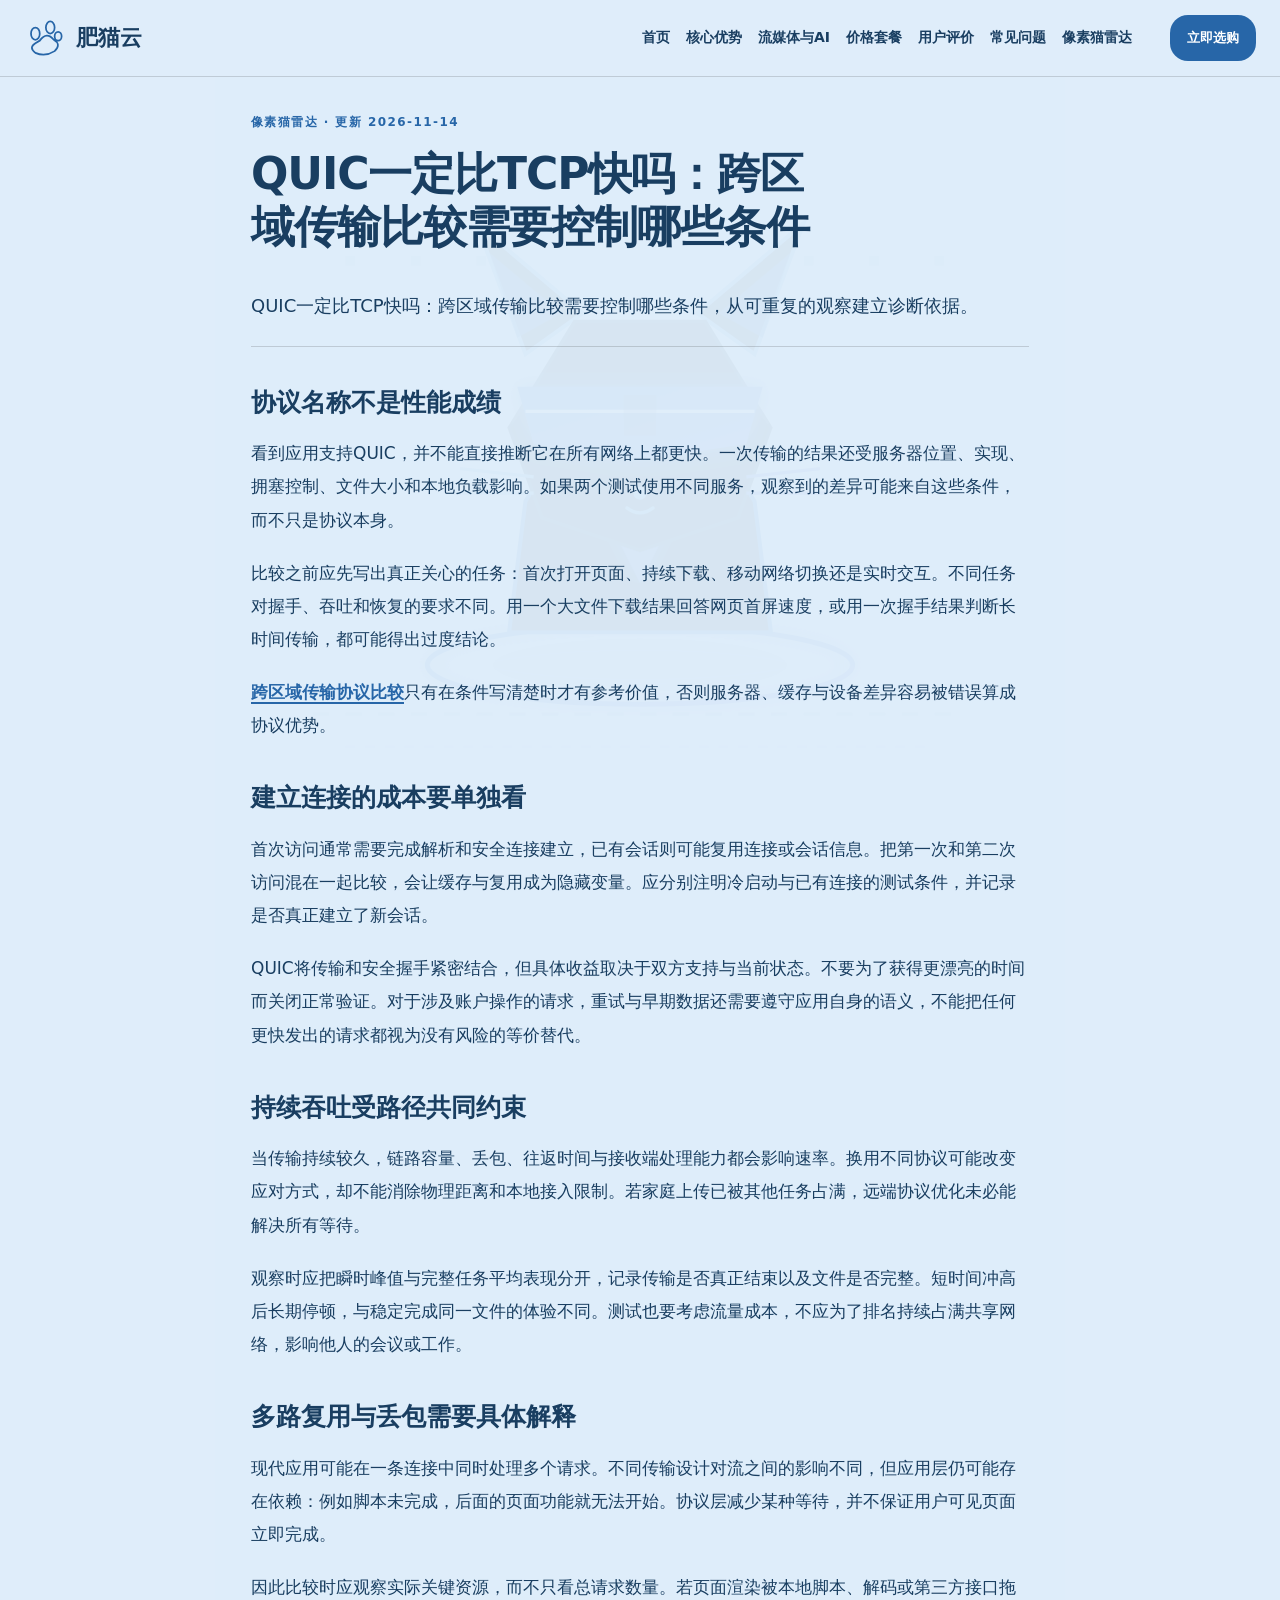
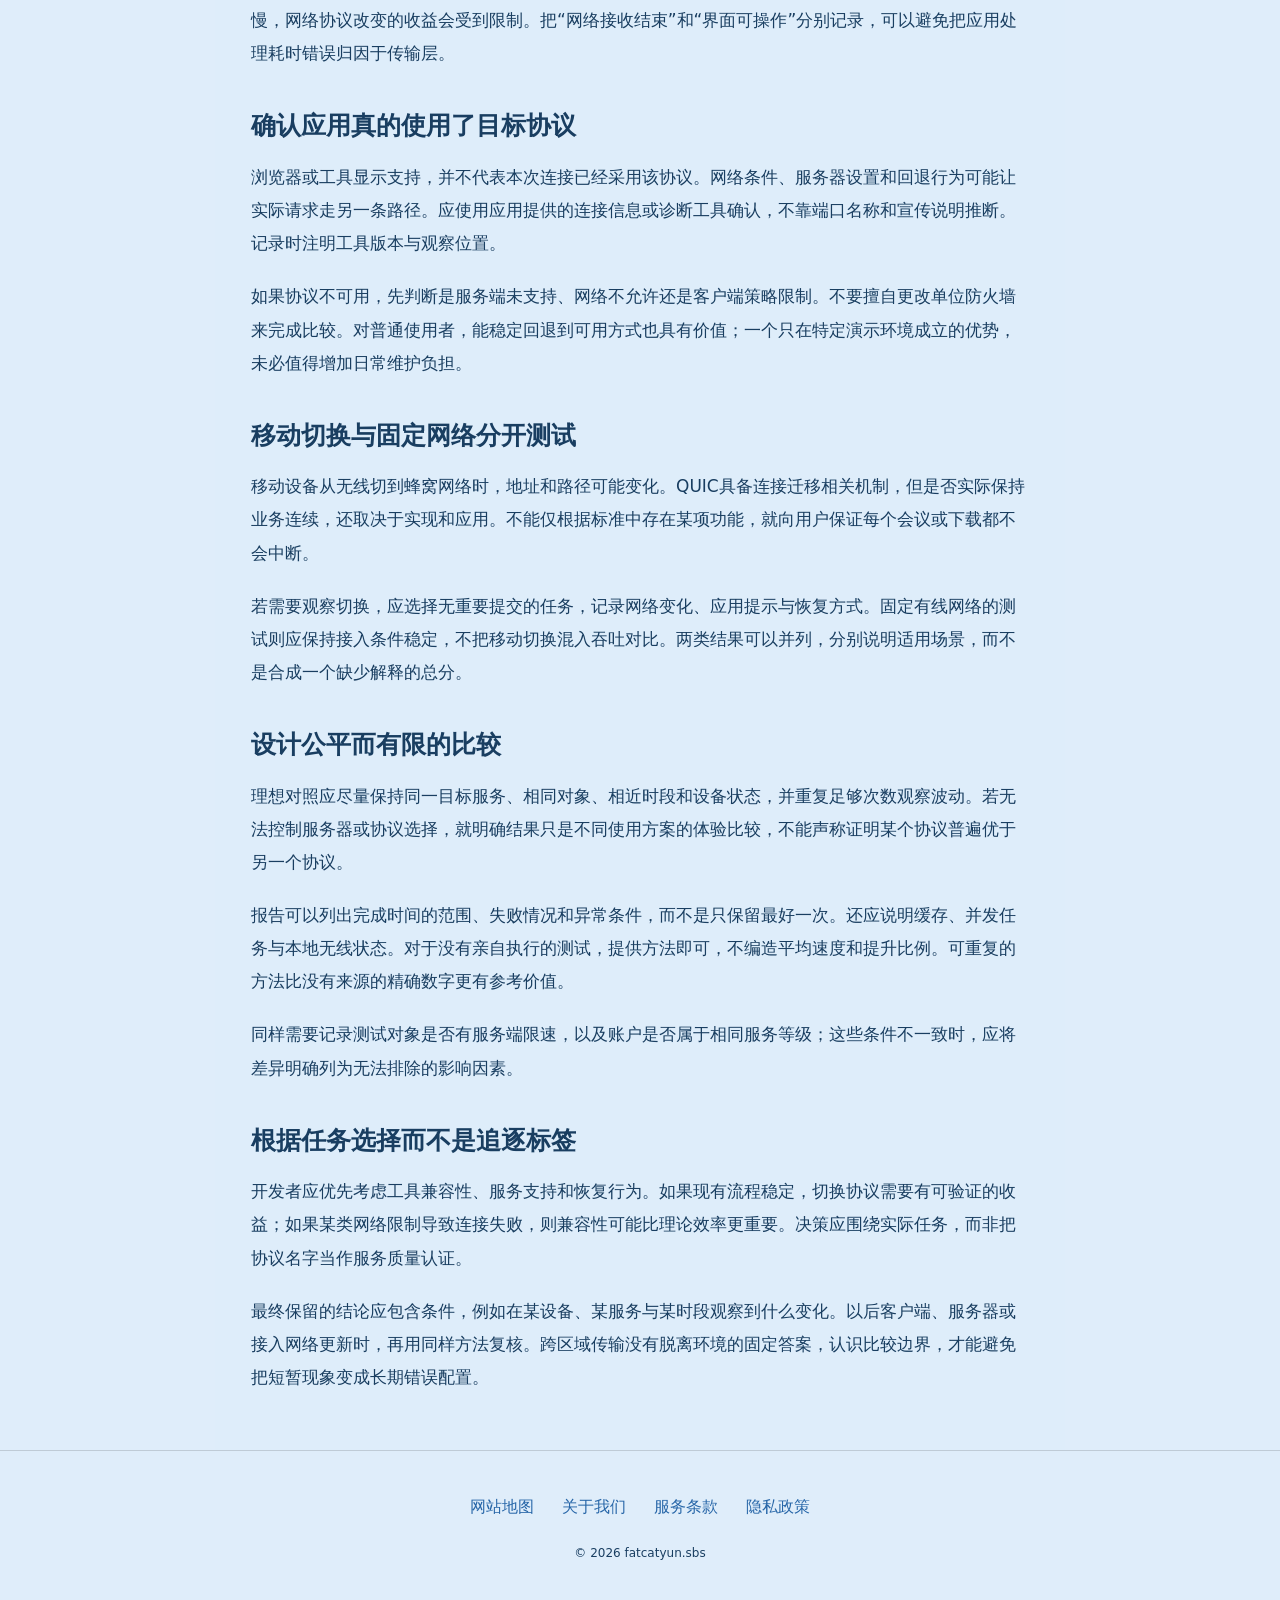
<file: fatcat-quic-vs-tcp-transpacific-throughput.html>
<!DOCTYPE html>
<html lang="zh-CN"><head><meta charset="UTF-8"><meta name="viewport" content="width=device-width,initial-scale=1"><title>QUIC一定比TCP快吗：跨区域传输比较需要控制哪些条件｜肥猫云</title><meta name="description" content="QUIC一定比TCP快吗：跨区域传输比较需要控制哪些条件，从可重复的观察建立诊断依据。"><meta name="keywords" content="肥猫云,QUIC一定比TCP快吗：跨区域传输比较需要控制哪些条件,协议名称不是性能成绩,网络使用指南"><link rel="canonical" href="https://fatcatyun.sbs/fatcat-quic-vs-tcp-transpacific-throughput.html"><meta property="og:type" content="article"><meta property="og:title" content="QUIC一定比TCP快吗：跨区域传输比较需要控制哪些条件｜肥猫云"><meta property="og:description" content="QUIC一定比TCP快吗：跨区域传输比较需要控制哪些条件，从可重复的观察建立诊断依据。"><meta property="og:url" content="https://fatcatyun.sbs/fatcat-quic-vs-tcp-transpacific-throughput.html"><meta property="og:image" content="https://fatcatyun.sbs/share.png"><meta property="og:locale" content="zh_CN"><link rel="icon" href="favicon.svg" type="image/svg+xml"><link rel="stylesheet" href="style.css"><script defer src="menu.js"></script><script type="application/ld+json">{"@context": "https://schema.org", "@type": "Article", "name": "QUIC一定比TCP快吗：跨区域传输比较需要控制哪些条件｜肥猫云", "url": "https://fatcatyun.sbs/fatcat-quic-vs-tcp-transpacific-throughput.html", "description": "QUIC一定比TCP快吗：跨区域传输比较需要控制哪些条件，从可重复的观察建立诊断依据。", "inLanguage": "zh-CN", "headline": "QUIC一定比TCP快吗：跨区域传输比较需要控制哪些条件｜肥猫云", "dateModified": "2026-11-14", "image": "https://fatcatyun.sbs/share.png"}</script></head><body class="site-8 hero-D review-2 faq-2 nav-1"><div class="site-art" aria-hidden="true"><svg viewBox="0 0 520 440" width="100%" height="100%" xmlns="http://www.w3.org/2000/svg" style="max-height: 400px;">
  <defs>
    <linearGradient id="cyberCatGrad" x1="0" y1="0" x2="1" y2="1">
      <stop offset="0%" stop-color="#186bc2"/>
      <stop offset="100%" stop-color="#5269e3"/>
    </linearGradient>
    <filter id="pixelGlow" x="-20%" y="-20%" width="140%" height="140%">
      <feGaussianBlur stdDeviation="6" result="blur" />
      <feComposite in="SourceGraphic" in2="blur" operator="over" />
    </filter>
  </defs>
  <style>
    @keyframes pixelBounce {
      0%, 100% { transform: translateY(0px); }
      50% { transform: translateY(-12px); }
    }
    @keyframes glitchEye {
      0%, 90%, 100% { transform: scaleY(1); }
      95% { transform: scaleY(0.1); }
    }
    @keyframes dataPulse {
      0%, 100% { opacity: 0.3; }
      50% { opacity: 0.9; }
    }
    .pixel-cat-root { animation: pixelBounce 4s ease-in-out infinite; transform-origin: center; }
    .cyber-glasses { animation: glitchEye 5s ease-in-out infinite; transform-origin: center; }
    .matrix-dot { animation: dataPulse 2s ease-in-out infinite; }
  </style>

  <!-- Cyber Grid Matrix Backdrop -->
  <g opacity="0.3" fill="#186bc2">
    <rect x="80" y="80" width="6" height="6" class="matrix-dot" />
    <rect x="120" y="80" width="6" height="6" />
    <rect x="160" y="80" width="6" height="6" class="matrix-dot" />
    <rect x="360" y="80" width="6" height="6" />
    <rect x="400" y="80" width="6" height="6" class="matrix-dot" />
    <rect x="440" y="80" width="6" height="6" />
    <line x1="60" y1="360" x2="460" y2="360" stroke="#186bc2" stroke-width="2" stroke-dasharray="10,10" />
    <line x1="80" y1="380" x2="440" y2="380" stroke="#5269e3" stroke-width="1.5" stroke-dasharray="6,6" />
  </g>

  <!-- Pixel / Low-Poly Cyber Cat -->
  <g class="pixel-cat-root">
    <!-- Neon Hologram Platform Ring -->
    <ellipse cx="260" cy="330" rx="130" ry="24" fill="none" stroke="url(#cyberCatGrad)" stroke-width="3" filter="url(#pixelGlow)" />
    <ellipse cx="260" cy="330" rx="90" ry="16" fill="#186bc2" opacity="0.15" />

    <!-- Cat Body Polygonal Shell -->
    <path d="M190 230 L220 180 L300 180 L330 230 L340 310 L180 310 Z" fill="#121c26" stroke="#186bc2" stroke-width="2.5" />
    <!-- Chest Glow Core -->
    <polygon points="240,240 280,240 260,280" fill="#5269e3" opacity="0.8" filter="url(#pixelGlow)" />

    <!-- Triangular Cyber Ears with Neon Trim -->
    <polygon points="190,140 160,60 225,115" fill="#1d2b39" stroke="#73afed" stroke-width="2.5" />
    <polygon points="185,130 168,78 212,115" fill="#186bc2" opacity="0.6" />

    <polygon points="330,140 360,60 295,115" fill="#1d2b39" stroke="#73afed" stroke-width="2.5" />
    <polygon points="335,130 352,78 308,115" fill="#186bc2" opacity="0.6" />

    <!-- Cat Head Polygon -->
    <polygon points="180,185 220,120 300,120 340,185 320,240 260,260 200,240" fill="#172431" stroke="#273b4f" stroke-width="2" />

    <!-- Vaporwave Cyber Sunglasses / Visor -->
    <g class="cyber-glasses" filter="url(#pixelGlow)">
      <polygon points="185,160 335,160 325,195 260,205 195,195" fill="url(#cyberCatGrad)" />
      <line x1="190" y1="175" x2="330" y2="175" stroke="#fff" stroke-width="2" />
      <rect x="250" y="165" width="20" height="25" fill="#172431" opacity="0.3" />
    </g>

    <!-- Neon Whiskers (Vector Beams) -->
    <line x1="150" y1="210" x2="195" y2="215" stroke="#73afed" stroke-width="2" />
    <line x1="145" y1="225" x2="195" y2="225" stroke="#73afed" stroke-width="2" />
    <line x1="370" y1="210" x2="325" y2="215" stroke="#5269e3" stroke-width="2" />
    <line x1="375" y1="225" x2="325" y2="225" stroke="#5269e3" stroke-width="2" />

    <!-- Snout & Cyber Smile -->
    <circle cx="260" cy="225" r="4" fill="#73afed" />
    <path d="M252 234 Q260 240 268 234" fill="none" stroke="#73afed" stroke-width="2" stroke-linecap="round" />
  </g>
</svg></div><header class="site-header"><div class="nav-wrap"><a class="brand" href="index.html"><svg class="brand-mark" viewBox="0 0 48 48" aria-hidden="true"><path d="M13 30Q5 35 13 41Q24 46 35 39Q43 31 34 26Q26 16 18 27Z M8 19a5 7 0 1 0 10 0a5 7 0 1 0-10 0 M25 12a5 7 0 1 0 10 0a5 7 0 1 0-10 0 M35 22a4 5 0 1 0 8 0a4 5 0 1 0-8 0" fill="none" stroke="currentColor" stroke-width="2" stroke-linecap="round" stroke-linejoin="round"/></svg><span>肥猫云</span></a><nav id="site-menu" aria-label="主导航"><a href="index.html">首页</a><a href="index.html#features">核心优势</a><a href="index.html#streaming">流媒体与AI</a><a href="index.html#pricing">价格套餐</a><a href="index.html#testimonials">用户评价</a><a href="index.html#faq">常见问题</a><a href="pixel-cat-radar.html">像素猫雷达</a></nav><div class="nav-actions"><a class="button compact" href="https://ww012.twilightaff.com/#/?code=A56DH1Af" target="_blank" rel="sponsored nofollow noopener">立即选购</a><button type="button" class="menu-toggle" aria-label="切换主导航菜单" aria-controls="site-menu" aria-expanded="false"><span></span><span></span></button></div></div></header><main class="site-main"><article class="article-page"><header><span class="eyebrow">像素猫雷达 · 更新 2026-11-14</span><h1>QUIC一定比TCP快吗：跨区域传输比较需要控制哪些条件</h1><p class="lead">QUIC一定比TCP快吗：跨区域传输比较需要控制哪些条件，从可重复的观察建立诊断依据。</p></header><div class="article-body"><h2>协议名称不是性能成绩</h2><p>看到应用支持QUIC，并不能直接推断它在所有网络上都更快。一次传输的结果还受服务器位置、实现、拥塞控制、文件大小和本地负载影响。如果两个测试使用不同服务，观察到的差异可能来自这些条件，而不只是协议本身。</p><p>比较之前应先写出真正关心的任务：首次打开页面、持续下载、移动网络切换还是实时交互。不同任务对握手、吞吐和恢复的要求不同。用一个大文件下载结果回答网页首屏速度，或用一次握手结果判断长时间传输，都可能得出过度结论。</p><p><a href="https://dajichang.mom/" target="_blank" rel="noopener">跨区域传输协议比较</a>只有在条件写清楚时才有参考价值，否则服务器、缓存与设备差异容易被错误算成协议优势。</p><h2>建立连接的成本要单独看</h2><p>首次访问通常需要完成解析和安全连接建立，已有会话则可能复用连接或会话信息。把第一次和第二次访问混在一起比较，会让缓存与复用成为隐藏变量。应分别注明冷启动与已有连接的测试条件，并记录是否真正建立了新会话。</p><p>QUIC将传输和安全握手紧密结合，但具体收益取决于双方支持与当前状态。不要为了获得更漂亮的时间而关闭正常验证。对于涉及账户操作的请求，重试与早期数据还需要遵守应用自身的语义，不能把任何更快发出的请求都视为没有风险的等价替代。</p><h2>持续吞吐受路径共同约束</h2><p>当传输持续较久，链路容量、丢包、往返时间与接收端处理能力都会影响速率。换用不同协议可能改变应对方式，却不能消除物理距离和本地接入限制。若家庭上传已被其他任务占满，远端协议优化未必能解决所有等待。</p><p>观察时应把瞬时峰值与完整任务平均表现分开，记录传输是否真正结束以及文件是否完整。短时间冲高后长期停顿，与稳定完成同一文件的体验不同。测试也要考虑流量成本，不应为了排名持续占满共享网络，影响他人的会议或工作。</p><h2>多路复用与丢包需要具体解释</h2><p>现代应用可能在一条连接中同时处理多个请求。不同传输设计对流之间的影响不同，但应用层仍可能存在依赖：例如脚本未完成，后面的页面功能就无法开始。协议层减少某种等待，并不保证用户可见页面立即完成。</p><p>因此比较时应观察实际关键资源，而不只看总请求数量。若页面渲染被本地脚本、解码或第三方接口拖慢，网络协议改变的收益会受到限制。把“网络接收结束”和“界面可操作”分别记录，可以避免把应用处理耗时错误归因于传输层。</p><h2>确认应用真的使用了目标协议</h2><p>浏览器或工具显示支持，并不代表本次连接已经采用该协议。网络条件、服务器设置和回退行为可能让实际请求走另一条路径。应使用应用提供的连接信息或诊断工具确认，不靠端口名称和宣传说明推断。记录时注明工具版本与观察位置。</p><p>如果协议不可用，先判断是服务端未支持、网络不允许还是客户端策略限制。不要擅自更改单位防火墙来完成比较。对普通使用者，能稳定回退到可用方式也具有价值；一个只在特定演示环境成立的优势，未必值得增加日常维护负担。</p><h2>移动切换与固定网络分开测试</h2><p>移动设备从无线切到蜂窝网络时，地址和路径可能变化。QUIC具备连接迁移相关机制，但是否实际保持业务连续，还取决于实现和应用。不能仅根据标准中存在某项功能，就向用户保证每个会议或下载都不会中断。</p><p>若需要观察切换，应选择无重要提交的任务，记录网络变化、应用提示与恢复方式。固定有线网络的测试则应保持接入条件稳定，不把移动切换混入吞吐对比。两类结果可以并列，分别说明适用场景，而不是合成一个缺少解释的总分。</p><h2>设计公平而有限的比较</h2><p>理想对照应尽量保持同一目标服务、相同对象、相近时段和设备状态，并重复足够次数观察波动。若无法控制服务器或协议选择，就明确结果只是不同使用方案的体验比较，不能声称证明某个协议普遍优于另一个协议。</p><p>报告可以列出完成时间的范围、失败情况和异常条件，而不是只保留最好一次。还应说明缓存、并发任务与本地无线状态。对于没有亲自执行的测试，提供方法即可，不编造平均速度和提升比例。可重复的方法比没有来源的精确数字更有参考价值。</p><p>同样需要记录测试对象是否有服务端限速，以及账户是否属于相同服务等级；这些条件不一致时，应将差异明确列为无法排除的影响因素。</p><h2>根据任务选择而不是追逐标签</h2><p>开发者应优先考虑工具兼容性、服务支持和恢复行为。如果现有流程稳定，切换协议需要有可验证的收益；如果某类网络限制导致连接失败，则兼容性可能比理论效率更重要。决策应围绕实际任务，而非把协议名字当作服务质量认证。</p><p>最终保留的结论应包含条件，例如在某设备、某服务与某时段观察到什么变化。以后客户端、服务器或接入网络更新时，再用同样方法复核。跨区域传输没有脱离环境的固定答案，认识比较边界，才能避免把短暂现象变成长期错误配置。</p></div></article></main><footer class="site-footer"><nav aria-label="页脚导航"><a href="sitemap.html">网站地图</a><a href="about.html">关于我们</a><a href="terms.html">服务条款</a><a href="privacy.html">隐私政策</a></nav><p>© 2026 fatcatyun.sbs</p></footer></body></html>
</file>
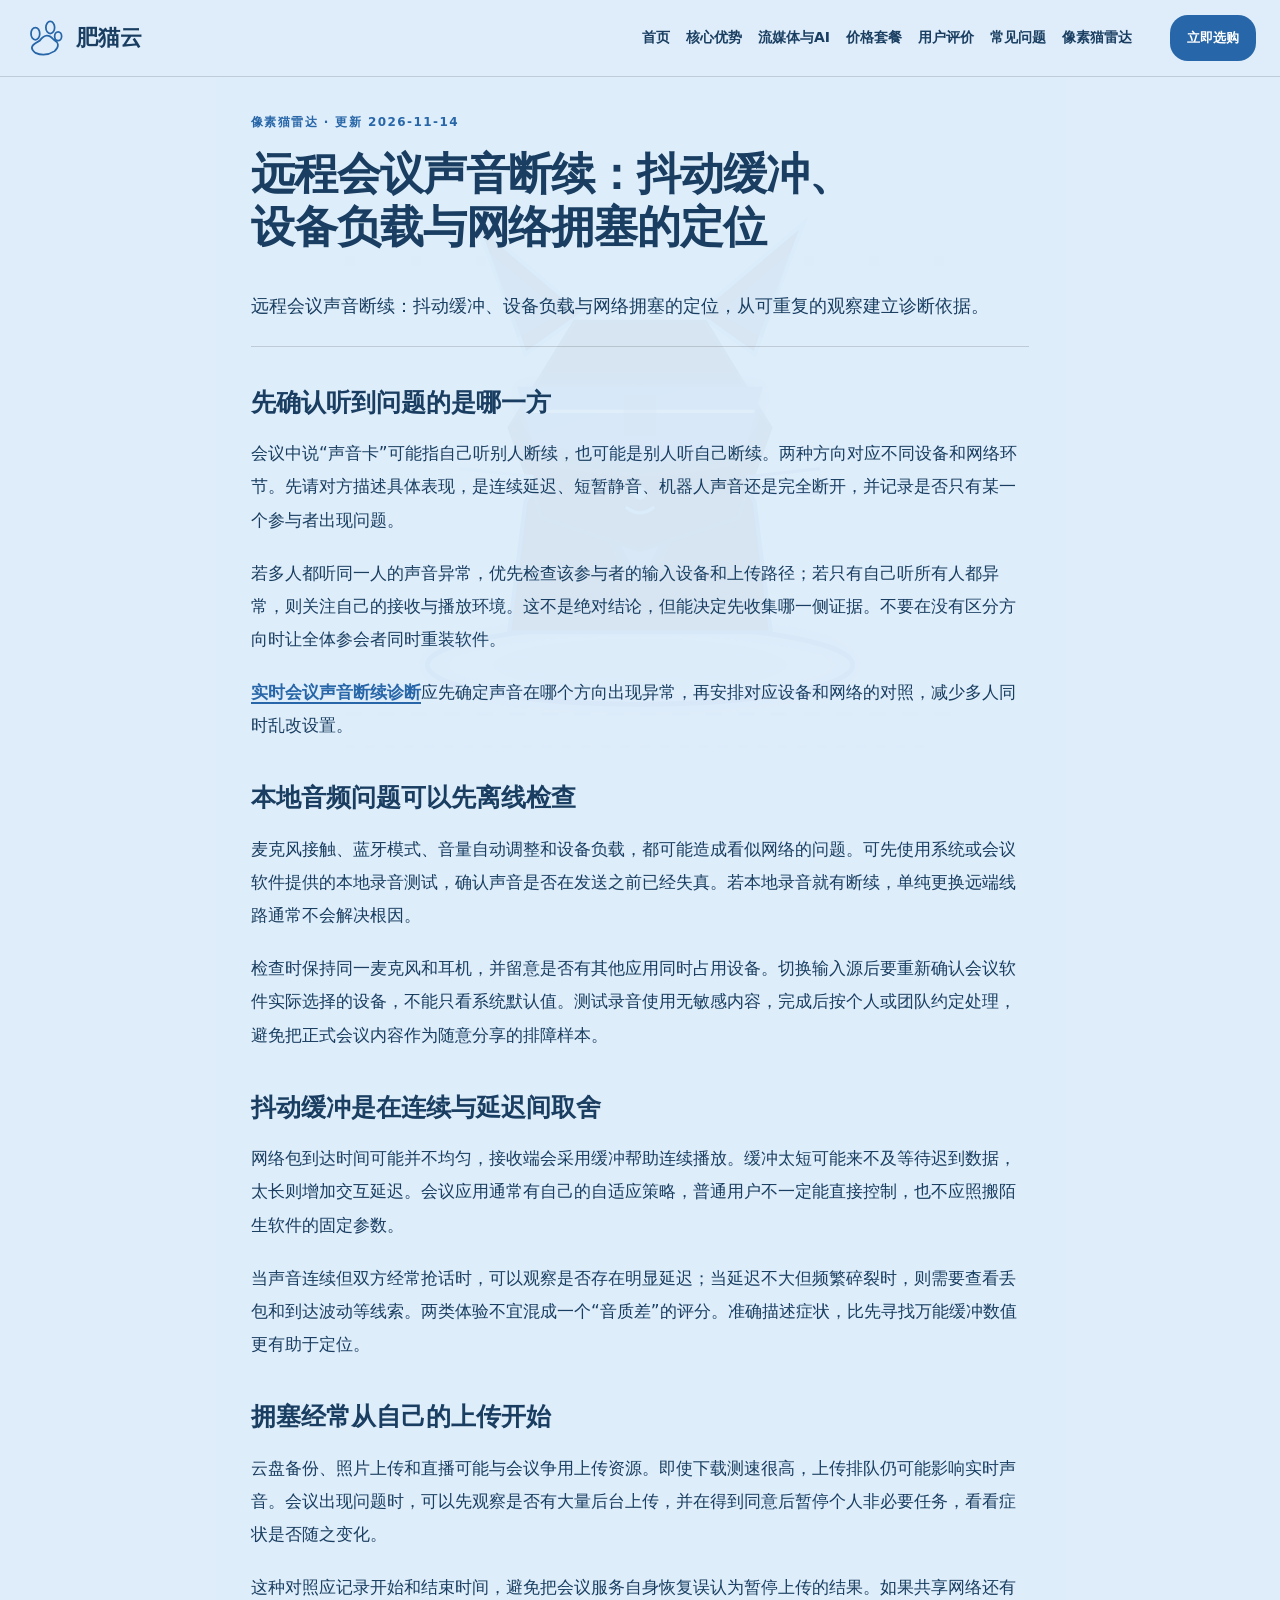
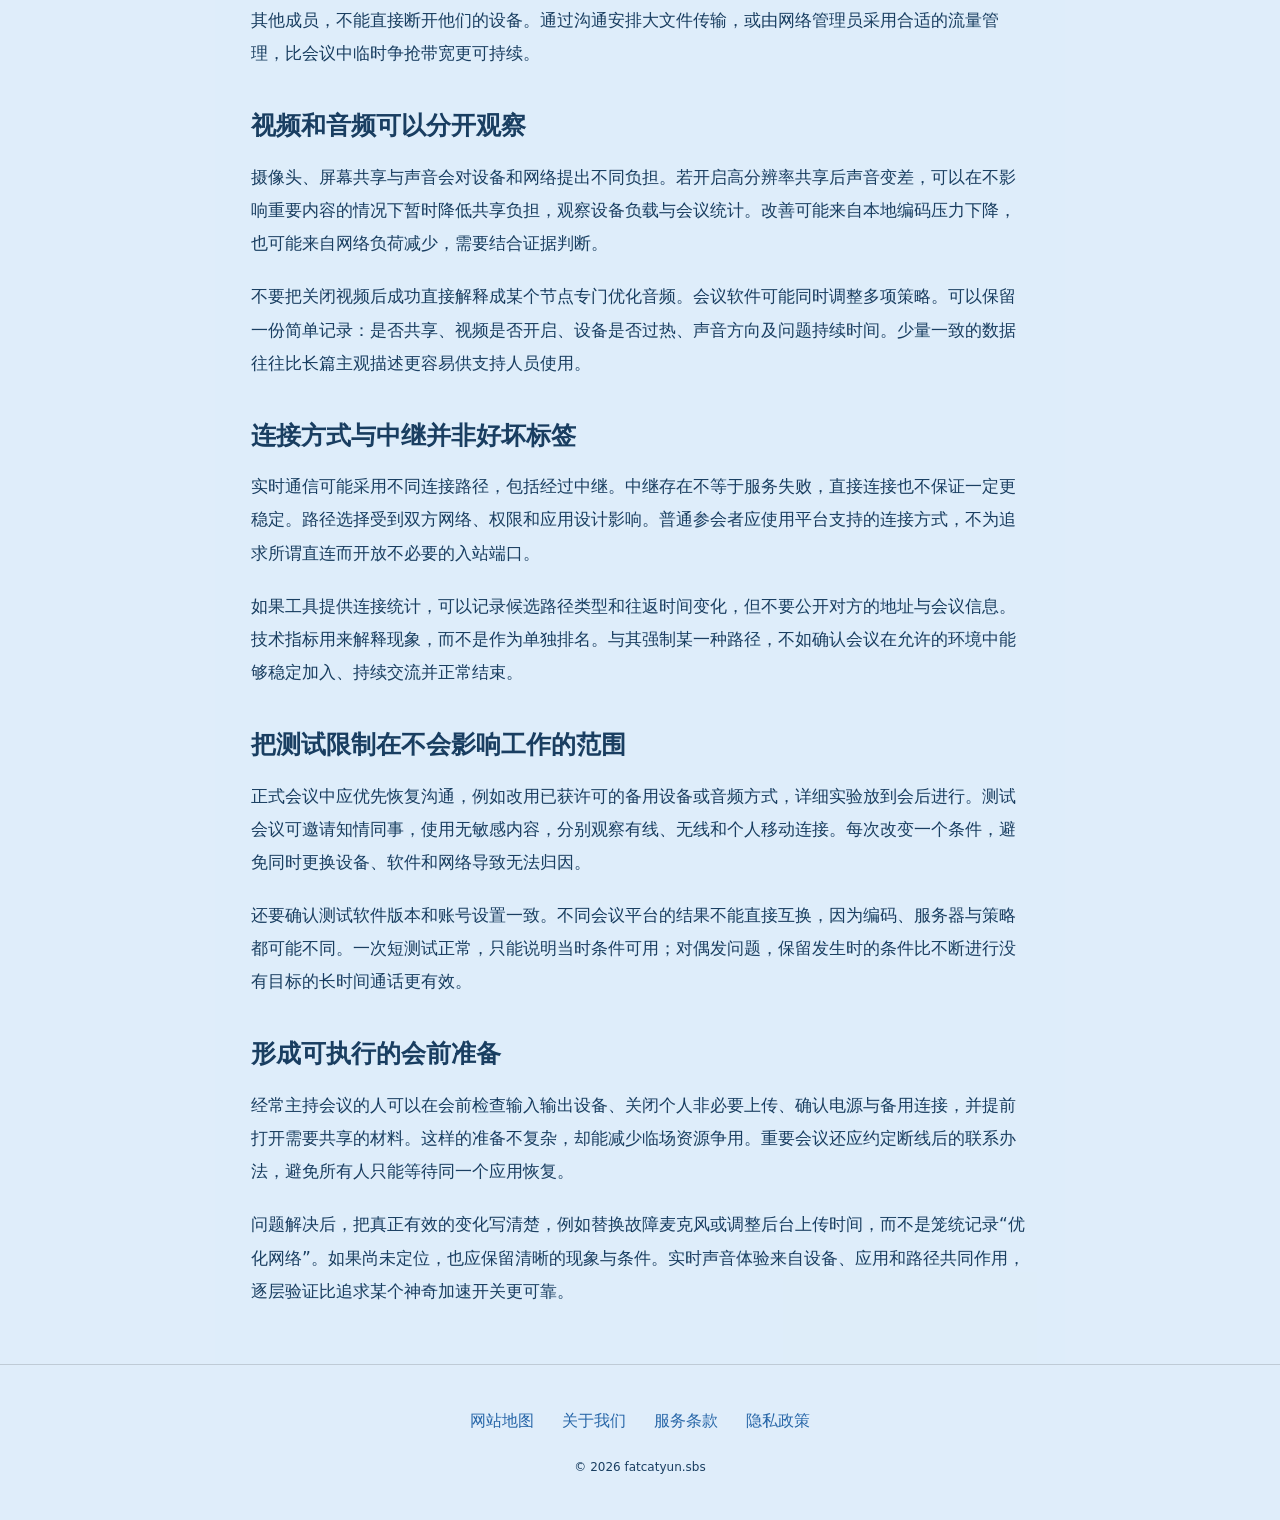
<file: fatcat-webrtc-jitter-buffer-audio-clarity.html>
<!DOCTYPE html>
<html lang="zh-CN"><head><meta charset="UTF-8"><meta name="viewport" content="width=device-width,initial-scale=1"><title>远程会议声音断续：抖动缓冲、设备负载与网络拥塞的定位｜肥猫云</title><meta name="description" content="远程会议声音断续：抖动缓冲、设备负载与网络拥塞的定位，从可重复的观察建立诊断依据。"><meta name="keywords" content="肥猫云,远程会议声音断续：抖动缓冲、设备负载与网络拥塞的定位,先确认听到问题的是哪一方,网络使用指南"><link rel="canonical" href="https://fatcatyun.sbs/fatcat-webrtc-jitter-buffer-audio-clarity.html"><meta property="og:type" content="article"><meta property="og:title" content="远程会议声音断续：抖动缓冲、设备负载与网络拥塞的定位｜肥猫云"><meta property="og:description" content="远程会议声音断续：抖动缓冲、设备负载与网络拥塞的定位，从可重复的观察建立诊断依据。"><meta property="og:url" content="https://fatcatyun.sbs/fatcat-webrtc-jitter-buffer-audio-clarity.html"><meta property="og:image" content="https://fatcatyun.sbs/share.png"><meta property="og:locale" content="zh_CN"><link rel="icon" href="favicon.svg" type="image/svg+xml"><link rel="stylesheet" href="style.css"><script defer src="menu.js"></script><script type="application/ld+json">{"@context": "https://schema.org", "@type": "Article", "name": "远程会议声音断续：抖动缓冲、设备负载与网络拥塞的定位｜肥猫云", "url": "https://fatcatyun.sbs/fatcat-webrtc-jitter-buffer-audio-clarity.html", "description": "远程会议声音断续：抖动缓冲、设备负载与网络拥塞的定位，从可重复的观察建立诊断依据。", "inLanguage": "zh-CN", "headline": "远程会议声音断续：抖动缓冲、设备负载与网络拥塞的定位｜肥猫云", "dateModified": "2026-11-14", "image": "https://fatcatyun.sbs/share.png"}</script></head><body class="site-8 hero-D review-2 faq-2 nav-1"><div class="site-art" aria-hidden="true"><svg viewBox="0 0 520 440" width="100%" height="100%" xmlns="http://www.w3.org/2000/svg" style="max-height: 400px;">
  <defs>
    <linearGradient id="cyberCatGrad" x1="0" y1="0" x2="1" y2="1">
      <stop offset="0%" stop-color="#186bc2"/>
      <stop offset="100%" stop-color="#5269e3"/>
    </linearGradient>
    <filter id="pixelGlow" x="-20%" y="-20%" width="140%" height="140%">
      <feGaussianBlur stdDeviation="6" result="blur" />
      <feComposite in="SourceGraphic" in2="blur" operator="over" />
    </filter>
  </defs>
  <style>
    @keyframes pixelBounce {
      0%, 100% { transform: translateY(0px); }
      50% { transform: translateY(-12px); }
    }
    @keyframes glitchEye {
      0%, 90%, 100% { transform: scaleY(1); }
      95% { transform: scaleY(0.1); }
    }
    @keyframes dataPulse {
      0%, 100% { opacity: 0.3; }
      50% { opacity: 0.9; }
    }
    .pixel-cat-root { animation: pixelBounce 4s ease-in-out infinite; transform-origin: center; }
    .cyber-glasses { animation: glitchEye 5s ease-in-out infinite; transform-origin: center; }
    .matrix-dot { animation: dataPulse 2s ease-in-out infinite; }
  </style>

  <!-- Cyber Grid Matrix Backdrop -->
  <g opacity="0.3" fill="#186bc2">
    <rect x="80" y="80" width="6" height="6" class="matrix-dot" />
    <rect x="120" y="80" width="6" height="6" />
    <rect x="160" y="80" width="6" height="6" class="matrix-dot" />
    <rect x="360" y="80" width="6" height="6" />
    <rect x="400" y="80" width="6" height="6" class="matrix-dot" />
    <rect x="440" y="80" width="6" height="6" />
    <line x1="60" y1="360" x2="460" y2="360" stroke="#186bc2" stroke-width="2" stroke-dasharray="10,10" />
    <line x1="80" y1="380" x2="440" y2="380" stroke="#5269e3" stroke-width="1.5" stroke-dasharray="6,6" />
  </g>

  <!-- Pixel / Low-Poly Cyber Cat -->
  <g class="pixel-cat-root">
    <!-- Neon Hologram Platform Ring -->
    <ellipse cx="260" cy="330" rx="130" ry="24" fill="none" stroke="url(#cyberCatGrad)" stroke-width="3" filter="url(#pixelGlow)" />
    <ellipse cx="260" cy="330" rx="90" ry="16" fill="#186bc2" opacity="0.15" />

    <!-- Cat Body Polygonal Shell -->
    <path d="M190 230 L220 180 L300 180 L330 230 L340 310 L180 310 Z" fill="#121c26" stroke="#186bc2" stroke-width="2.5" />
    <!-- Chest Glow Core -->
    <polygon points="240,240 280,240 260,280" fill="#5269e3" opacity="0.8" filter="url(#pixelGlow)" />

    <!-- Triangular Cyber Ears with Neon Trim -->
    <polygon points="190,140 160,60 225,115" fill="#1d2b39" stroke="#73afed" stroke-width="2.5" />
    <polygon points="185,130 168,78 212,115" fill="#186bc2" opacity="0.6" />

    <polygon points="330,140 360,60 295,115" fill="#1d2b39" stroke="#73afed" stroke-width="2.5" />
    <polygon points="335,130 352,78 308,115" fill="#186bc2" opacity="0.6" />

    <!-- Cat Head Polygon -->
    <polygon points="180,185 220,120 300,120 340,185 320,240 260,260 200,240" fill="#172431" stroke="#273b4f" stroke-width="2" />

    <!-- Vaporwave Cyber Sunglasses / Visor -->
    <g class="cyber-glasses" filter="url(#pixelGlow)">
      <polygon points="185,160 335,160 325,195 260,205 195,195" fill="url(#cyberCatGrad)" />
      <line x1="190" y1="175" x2="330" y2="175" stroke="#fff" stroke-width="2" />
      <rect x="250" y="165" width="20" height="25" fill="#172431" opacity="0.3" />
    </g>

    <!-- Neon Whiskers (Vector Beams) -->
    <line x1="150" y1="210" x2="195" y2="215" stroke="#73afed" stroke-width="2" />
    <line x1="145" y1="225" x2="195" y2="225" stroke="#73afed" stroke-width="2" />
    <line x1="370" y1="210" x2="325" y2="215" stroke="#5269e3" stroke-width="2" />
    <line x1="375" y1="225" x2="325" y2="225" stroke="#5269e3" stroke-width="2" />

    <!-- Snout & Cyber Smile -->
    <circle cx="260" cy="225" r="4" fill="#73afed" />
    <path d="M252 234 Q260 240 268 234" fill="none" stroke="#73afed" stroke-width="2" stroke-linecap="round" />
  </g>
</svg></div><header class="site-header"><div class="nav-wrap"><a class="brand" href="index.html"><svg class="brand-mark" viewBox="0 0 48 48" aria-hidden="true"><path d="M13 30Q5 35 13 41Q24 46 35 39Q43 31 34 26Q26 16 18 27Z M8 19a5 7 0 1 0 10 0a5 7 0 1 0-10 0 M25 12a5 7 0 1 0 10 0a5 7 0 1 0-10 0 M35 22a4 5 0 1 0 8 0a4 5 0 1 0-8 0" fill="none" stroke="currentColor" stroke-width="2" stroke-linecap="round" stroke-linejoin="round"/></svg><span>肥猫云</span></a><nav id="site-menu" aria-label="主导航"><a href="index.html">首页</a><a href="index.html#features">核心优势</a><a href="index.html#streaming">流媒体与AI</a><a href="index.html#pricing">价格套餐</a><a href="index.html#testimonials">用户评价</a><a href="index.html#faq">常见问题</a><a href="pixel-cat-radar.html">像素猫雷达</a></nav><div class="nav-actions"><a class="button compact" href="https://ww012.twilightaff.com/#/?code=A56DH1Af" target="_blank" rel="sponsored nofollow noopener">立即选购</a><button type="button" class="menu-toggle" aria-label="切换主导航菜单" aria-controls="site-menu" aria-expanded="false"><span></span><span></span></button></div></div></header><main class="site-main"><article class="article-page"><header><span class="eyebrow">像素猫雷达 · 更新 2026-11-14</span><h1>远程会议声音断续：抖动缓冲、设备负载与网络拥塞的定位</h1><p class="lead">远程会议声音断续：抖动缓冲、设备负载与网络拥塞的定位，从可重复的观察建立诊断依据。</p></header><div class="article-body"><h2>先确认听到问题的是哪一方</h2><p>会议中说“声音卡”可能指自己听别人断续，也可能是别人听自己断续。两种方向对应不同设备和网络环节。先请对方描述具体表现，是连续延迟、短暂静音、机器人声音还是完全断开，并记录是否只有某一个参与者出现问题。</p><p>若多人都听同一人的声音异常，优先检查该参与者的输入设备和上传路径；若只有自己听所有人都异常，则关注自己的接收与播放环境。这不是绝对结论，但能决定先收集哪一侧证据。不要在没有区分方向时让全体参会者同时重装软件。</p><p><a href="https://dajichang.mom/" target="_blank" rel="noopener">实时会议声音断续诊断</a>应先确定声音在哪个方向出现异常，再安排对应设备和网络的对照，减少多人同时乱改设置。</p><h2>本地音频问题可以先离线检查</h2><p>麦克风接触、蓝牙模式、音量自动调整和设备负载，都可能造成看似网络的问题。可先使用系统或会议软件提供的本地录音测试，确认声音是否在发送之前已经失真。若本地录音就有断续，单纯更换远端线路通常不会解决根因。</p><p>检查时保持同一麦克风和耳机，并留意是否有其他应用同时占用设备。切换输入源后要重新确认会议软件实际选择的设备，不能只看系统默认值。测试录音使用无敏感内容，完成后按个人或团队约定处理，避免把正式会议内容作为随意分享的排障样本。</p><h2>抖动缓冲是在连续与延迟间取舍</h2><p>网络包到达时间可能并不均匀，接收端会采用缓冲帮助连续播放。缓冲太短可能来不及等待迟到数据，太长则增加交互延迟。会议应用通常有自己的自适应策略，普通用户不一定能直接控制，也不应照搬陌生软件的固定参数。</p><p>当声音连续但双方经常抢话时，可以观察是否存在明显延迟；当延迟不大但频繁碎裂时，则需要查看丢包和到达波动等线索。两类体验不宜混成一个“音质差”的评分。准确描述症状，比先寻找万能缓冲数值更有助于定位。</p><h2>拥塞经常从自己的上传开始</h2><p>云盘备份、照片上传和直播可能与会议争用上传资源。即使下载测速很高，上传排队仍可能影响实时声音。会议出现问题时，可以先观察是否有大量后台上传，并在得到同意后暂停个人非必要任务，看看症状是否随之变化。</p><p>这种对照应记录开始和结束时间，避免把会议服务自身恢复误认为暂停上传的结果。如果共享网络还有其他成员，不能直接断开他们的设备。通过沟通安排大文件传输，或由网络管理员采用合适的流量管理，比会议中临时争抢带宽更可持续。</p><h2>视频和音频可以分开观察</h2><p>摄像头、屏幕共享与声音会对设备和网络提出不同负担。若开启高分辨率共享后声音变差，可以在不影响重要内容的情况下暂时降低共享负担，观察设备负载与会议统计。改善可能来自本地编码压力下降，也可能来自网络负荷减少，需要结合证据判断。</p><p>不要把关闭视频后成功直接解释成某个节点专门优化音频。会议软件可能同时调整多项策略。可以保留一份简单记录：是否共享、视频是否开启、设备是否过热、声音方向及问题持续时间。少量一致的数据往往比长篇主观描述更容易供支持人员使用。</p><h2>连接方式与中继并非好坏标签</h2><p>实时通信可能采用不同连接路径，包括经过中继。中继存在不等于服务失败，直接连接也不保证一定更稳定。路径选择受到双方网络、权限和应用设计影响。普通参会者应使用平台支持的连接方式，不为追求所谓直连而开放不必要的入站端口。</p><p>如果工具提供连接统计，可以记录候选路径类型和往返时间变化，但不要公开对方的地址与会议信息。技术指标用来解释现象，而不是作为单独排名。与其强制某一种路径，不如确认会议在允许的环境中能够稳定加入、持续交流并正常结束。</p><h2>把测试限制在不会影响工作的范围</h2><p>正式会议中应优先恢复沟通，例如改用已获许可的备用设备或音频方式，详细实验放到会后进行。测试会议可邀请知情同事，使用无敏感内容，分别观察有线、无线和个人移动连接。每次改变一个条件，避免同时更换设备、软件和网络导致无法归因。</p><p>还要确认测试软件版本和账号设置一致。不同会议平台的结果不能直接互换，因为编码、服务器与策略都可能不同。一次短测试正常，只能说明当时条件可用；对偶发问题，保留发生时的条件比不断进行没有目标的长时间通话更有效。</p><h2>形成可执行的会前准备</h2><p>经常主持会议的人可以在会前检查输入输出设备、关闭个人非必要上传、确认电源与备用连接，并提前打开需要共享的材料。这样的准备不复杂，却能减少临场资源争用。重要会议还应约定断线后的联系办法，避免所有人只能等待同一个应用恢复。</p><p>问题解决后，把真正有效的变化写清楚，例如替换故障麦克风或调整后台上传时间，而不是笼统记录“优化网络”。如果尚未定位，也应保留清晰的现象与条件。实时声音体验来自设备、应用和路径共同作用，逐层验证比追求某个神奇加速开关更可靠。</p></div></article></main><footer class="site-footer"><nav aria-label="页脚导航"><a href="sitemap.html">网站地图</a><a href="about.html">关于我们</a><a href="terms.html">服务条款</a><a href="privacy.html">隐私政策</a></nav><p>© 2026 fatcatyun.sbs</p></footer></body></html>
</file>
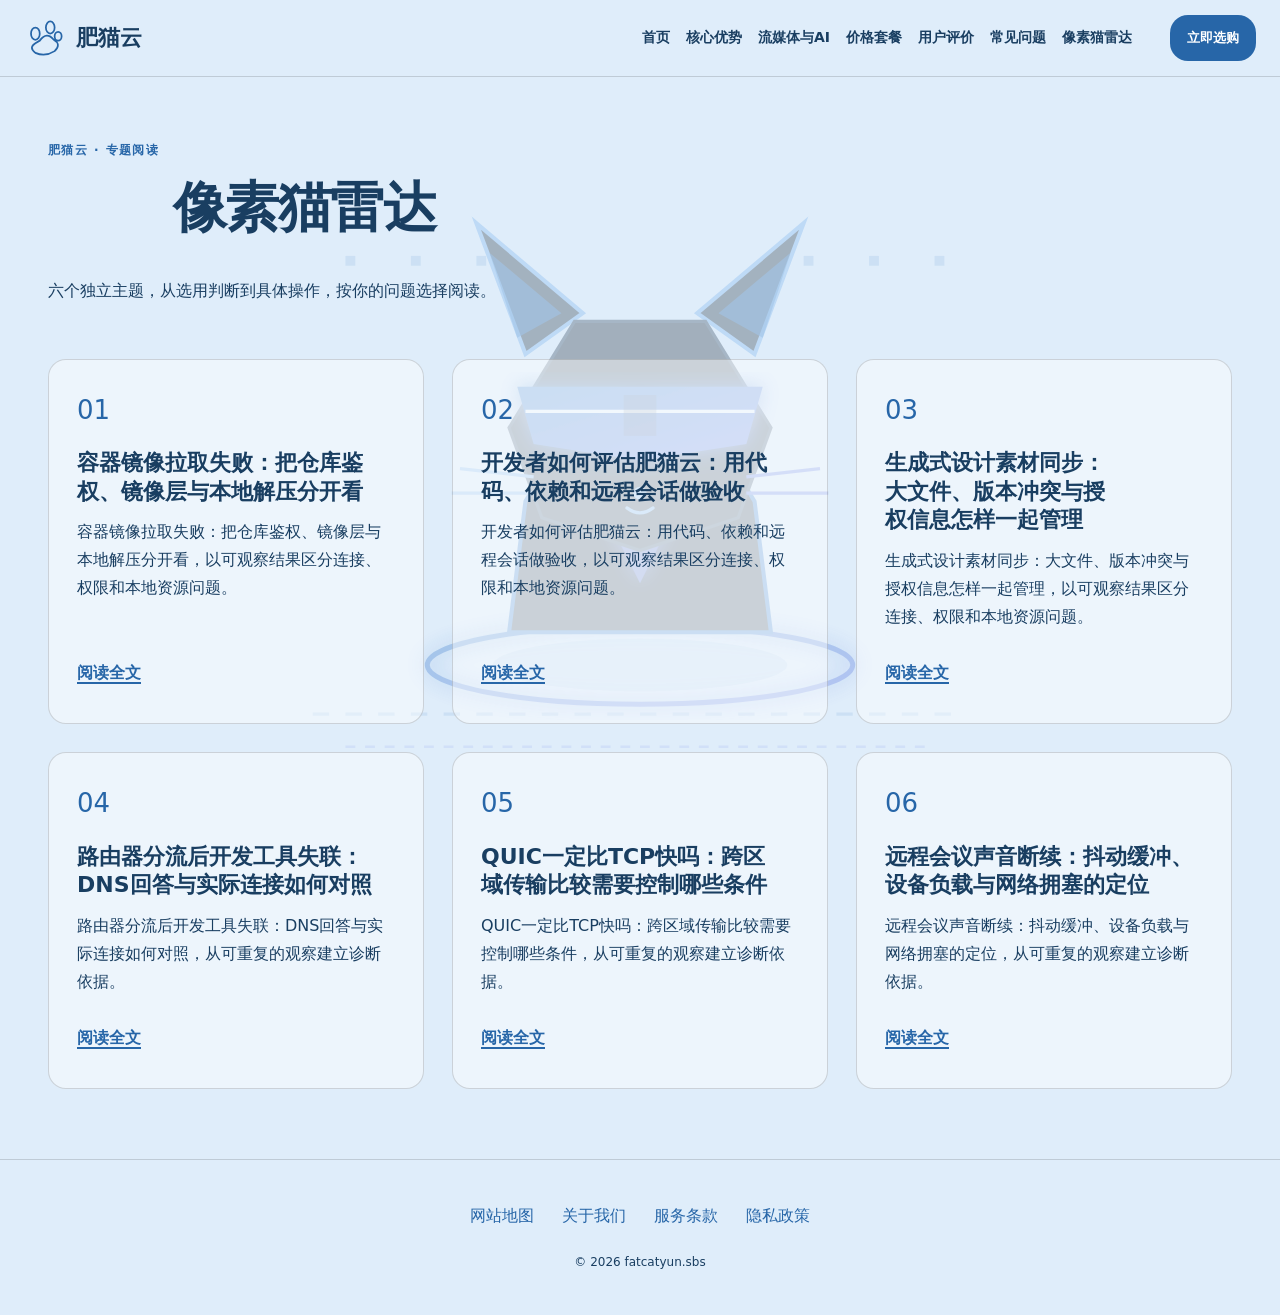
<file: pixel-cat-radar.html>
<!DOCTYPE html>
<html lang="zh-CN"><head><meta charset="UTF-8"><meta name="viewport" content="width=device-width,initial-scale=1"><title>像素猫雷达｜肥猫云专题文章</title><meta name="description" content="像素猫雷达收录六篇独立专题，围绕以肥猫云为主题，关注代码协作、镜像获取和素材归档展开阅读。"><meta name="keywords" content="肥猫云,像素猫雷达,像素猫雷达,网络使用指南"><link rel="canonical" href="https://fatcatyun.sbs/pixel-cat-radar.html"><meta property="og:type" content="website"><meta property="og:title" content="像素猫雷达｜肥猫云专题文章"><meta property="og:description" content="像素猫雷达收录六篇独立专题，围绕以肥猫云为主题，关注代码协作、镜像获取和素材归档展开阅读。"><meta property="og:url" content="https://fatcatyun.sbs/pixel-cat-radar.html"><meta property="og:image" content="https://fatcatyun.sbs/share.png"><meta property="og:locale" content="zh_CN"><link rel="icon" href="favicon.svg" type="image/svg+xml"><link rel="stylesheet" href="style.css"><script defer src="menu.js"></script><script type="application/ld+json">{"@context": "https://schema.org", "@type": "WebPage", "name": "像素猫雷达｜肥猫云专题文章", "url": "https://fatcatyun.sbs/pixel-cat-radar.html", "description": "像素猫雷达收录六篇独立专题，围绕以肥猫云为主题，关注代码协作、镜像获取和素材归档展开阅读。", "inLanguage": "zh-CN"}</script></head><body class="site-8 hero-D review-2 faq-2 nav-1"><div class="site-art" aria-hidden="true"><svg viewBox="0 0 520 440" width="100%" height="100%" xmlns="http://www.w3.org/2000/svg" style="max-height: 400px;">
  <defs>
    <linearGradient id="cyberCatGrad" x1="0" y1="0" x2="1" y2="1">
      <stop offset="0%" stop-color="#186bc2"/>
      <stop offset="100%" stop-color="#5269e3"/>
    </linearGradient>
    <filter id="pixelGlow" x="-20%" y="-20%" width="140%" height="140%">
      <feGaussianBlur stdDeviation="6" result="blur" />
      <feComposite in="SourceGraphic" in2="blur" operator="over" />
    </filter>
  </defs>
  <style>
    @keyframes pixelBounce {
      0%, 100% { transform: translateY(0px); }
      50% { transform: translateY(-12px); }
    }
    @keyframes glitchEye {
      0%, 90%, 100% { transform: scaleY(1); }
      95% { transform: scaleY(0.1); }
    }
    @keyframes dataPulse {
      0%, 100% { opacity: 0.3; }
      50% { opacity: 0.9; }
    }
    .pixel-cat-root { animation: pixelBounce 4s ease-in-out infinite; transform-origin: center; }
    .cyber-glasses { animation: glitchEye 5s ease-in-out infinite; transform-origin: center; }
    .matrix-dot { animation: dataPulse 2s ease-in-out infinite; }
  </style>

  <!-- Cyber Grid Matrix Backdrop -->
  <g opacity="0.3" fill="#186bc2">
    <rect x="80" y="80" width="6" height="6" class="matrix-dot" />
    <rect x="120" y="80" width="6" height="6" />
    <rect x="160" y="80" width="6" height="6" class="matrix-dot" />
    <rect x="360" y="80" width="6" height="6" />
    <rect x="400" y="80" width="6" height="6" class="matrix-dot" />
    <rect x="440" y="80" width="6" height="6" />
    <line x1="60" y1="360" x2="460" y2="360" stroke="#186bc2" stroke-width="2" stroke-dasharray="10,10" />
    <line x1="80" y1="380" x2="440" y2="380" stroke="#5269e3" stroke-width="1.5" stroke-dasharray="6,6" />
  </g>

  <!-- Pixel / Low-Poly Cyber Cat -->
  <g class="pixel-cat-root">
    <!-- Neon Hologram Platform Ring -->
    <ellipse cx="260" cy="330" rx="130" ry="24" fill="none" stroke="url(#cyberCatGrad)" stroke-width="3" filter="url(#pixelGlow)" />
    <ellipse cx="260" cy="330" rx="90" ry="16" fill="#186bc2" opacity="0.15" />

    <!-- Cat Body Polygonal Shell -->
    <path d="M190 230 L220 180 L300 180 L330 230 L340 310 L180 310 Z" fill="#121c26" stroke="#186bc2" stroke-width="2.5" />
    <!-- Chest Glow Core -->
    <polygon points="240,240 280,240 260,280" fill="#5269e3" opacity="0.8" filter="url(#pixelGlow)" />

    <!-- Triangular Cyber Ears with Neon Trim -->
    <polygon points="190,140 160,60 225,115" fill="#1d2b39" stroke="#73afed" stroke-width="2.5" />
    <polygon points="185,130 168,78 212,115" fill="#186bc2" opacity="0.6" />

    <polygon points="330,140 360,60 295,115" fill="#1d2b39" stroke="#73afed" stroke-width="2.5" />
    <polygon points="335,130 352,78 308,115" fill="#186bc2" opacity="0.6" />

    <!-- Cat Head Polygon -->
    <polygon points="180,185 220,120 300,120 340,185 320,240 260,260 200,240" fill="#172431" stroke="#273b4f" stroke-width="2" />

    <!-- Vaporwave Cyber Sunglasses / Visor -->
    <g class="cyber-glasses" filter="url(#pixelGlow)">
      <polygon points="185,160 335,160 325,195 260,205 195,195" fill="url(#cyberCatGrad)" />
      <line x1="190" y1="175" x2="330" y2="175" stroke="#fff" stroke-width="2" />
      <rect x="250" y="165" width="20" height="25" fill="#172431" opacity="0.3" />
    </g>

    <!-- Neon Whiskers (Vector Beams) -->
    <line x1="150" y1="210" x2="195" y2="215" stroke="#73afed" stroke-width="2" />
    <line x1="145" y1="225" x2="195" y2="225" stroke="#73afed" stroke-width="2" />
    <line x1="370" y1="210" x2="325" y2="215" stroke="#5269e3" stroke-width="2" />
    <line x1="375" y1="225" x2="325" y2="225" stroke="#5269e3" stroke-width="2" />

    <!-- Snout & Cyber Smile -->
    <circle cx="260" cy="225" r="4" fill="#73afed" />
    <path d="M252 234 Q260 240 268 234" fill="none" stroke="#73afed" stroke-width="2" stroke-linecap="round" />
  </g>
</svg></div><header class="site-header"><div class="nav-wrap"><a class="brand" href="index.html"><svg class="brand-mark" viewBox="0 0 48 48" aria-hidden="true"><path d="M13 30Q5 35 13 41Q24 46 35 39Q43 31 34 26Q26 16 18 27Z M8 19a5 7 0 1 0 10 0a5 7 0 1 0-10 0 M25 12a5 7 0 1 0 10 0a5 7 0 1 0-10 0 M35 22a4 5 0 1 0 8 0a4 5 0 1 0-8 0" fill="none" stroke="currentColor" stroke-width="2" stroke-linecap="round" stroke-linejoin="round"/></svg><span>肥猫云</span></a><nav id="site-menu" aria-label="主导航"><a href="index.html">首页</a><a href="index.html#features">核心优势</a><a href="index.html#streaming">流媒体与AI</a><a href="index.html#pricing">价格套餐</a><a href="index.html#testimonials">用户评价</a><a href="index.html#faq">常见问题</a><a href="pixel-cat-radar.html">像素猫雷达</a></nav><div class="nav-actions"><a class="button compact" href="https://ww012.twilightaff.com/#/?code=A56DH1Af" target="_blank" rel="sponsored nofollow noopener">立即选购</a><button type="button" class="menu-toggle" aria-label="切换主导航菜单" aria-controls="site-menu" aria-expanded="false"><span></span><span></span></button></div></div></header><main class="site-main"><header class="page-heading"><span class="eyebrow">肥猫云 · 专题阅读</span><h1>像素猫雷达</h1><p>六个独立主题，从选用判断到具体操作，按你的问题选择阅读。</p></header><div class="article-list stack"><article class="article-card"><h2>容器镜像拉取失败：把仓库鉴权、镜像层与本地解压分开看</h2><p>容器镜像拉取失败：把仓库鉴权、镜像层与本地解压分开看，以可观察结果区分连接、权限和本地资源问题。</p><a href="fatcat-docker-hub-ghcr-image-acceleration.html">阅读全文</a></article><article class="article-card"><h2>开发者如何评估肥猫云：用代码、依赖和远程会话做验收</h2><p>开发者如何评估肥猫云：用代码、依赖和远程会话做验收，以可观察结果区分连接、权限和本地资源问题。</p><a href="fatcat-github-copilot-ssh-terminal-latency.html">阅读全文</a></article><article class="article-card"><h2>生成式设计素材同步：大文件、版本冲突与授权信息怎样一起管理</h2><p>生成式设计素材同步：大文件、版本冲突与授权信息怎样一起管理，以可观察结果区分连接、权限和本地资源问题。</p><a href="fatcat-midjourney-sd-asset-cloud-sync.html">阅读全文</a></article><article class="article-card"><h2>路由器分流后开发工具失联：DNS回答与实际连接如何对照</h2><p>路由器分流后开发工具失联：DNS回答与实际连接如何对照，从可重复的观察建立诊断依据。</p><a href="fatcat-openwrt-passwall-smart-dns-tuning.html">阅读全文</a></article><article class="article-card"><h2>QUIC一定比TCP快吗：跨区域传输比较需要控制哪些条件</h2><p>QUIC一定比TCP快吗：跨区域传输比较需要控制哪些条件，从可重复的观察建立诊断依据。</p><a href="fatcat-quic-vs-tcp-transpacific-throughput.html">阅读全文</a></article><article class="article-card"><h2>远程会议声音断续：抖动缓冲、设备负载与网络拥塞的定位</h2><p>远程会议声音断续：抖动缓冲、设备负载与网络拥塞的定位，从可重复的观察建立诊断依据。</p><a href="fatcat-webrtc-jitter-buffer-audio-clarity.html">阅读全文</a></article></div></main><footer class="site-footer"><nav aria-label="页脚导航"><a href="sitemap.html">网站地图</a><a href="about.html">关于我们</a><a href="terms.html">服务条款</a><a href="privacy.html">隐私政策</a></nav><p>© 2026 fatcatyun.sbs</p></footer></body></html>
</file>
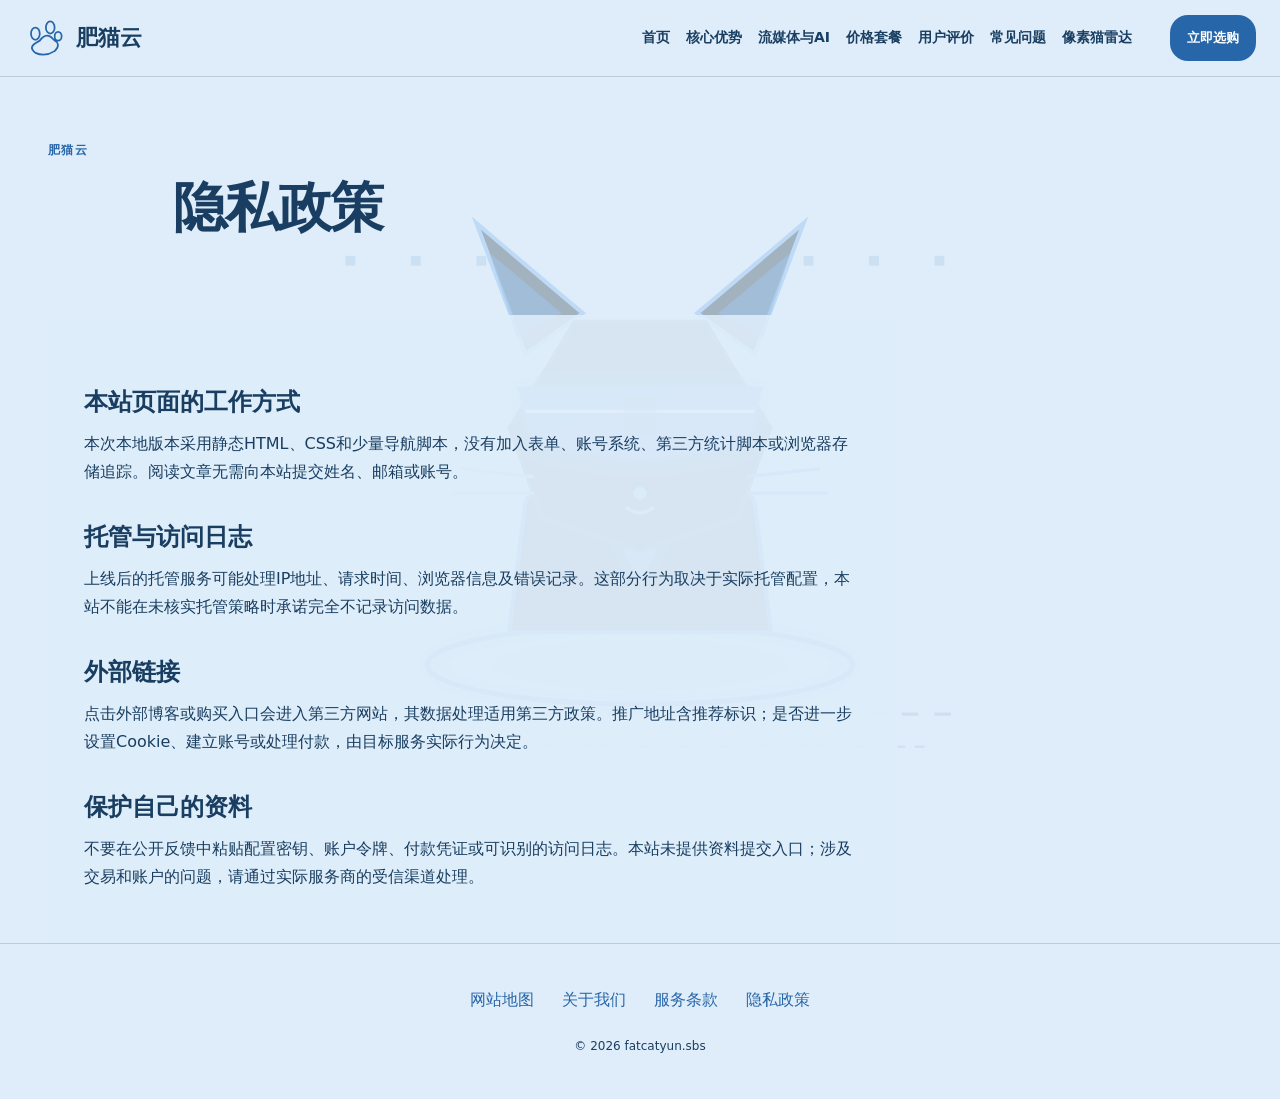
<file: privacy.html>
<!DOCTYPE html>
<html lang="zh-CN"><head><meta charset="UTF-8"><meta name="viewport" content="width=device-width,initial-scale=1"><title>隐私政策｜肥猫云·像素猫雷达</title><meta name="description" content="像素猫雷达的隐私政策：说明肥猫云资料整理、内容使用与第三方服务边界。"><meta name="keywords" content="肥猫云,隐私政策,像素猫雷达,网络使用指南"><link rel="canonical" href="https://fatcatyun.sbs/privacy.html"><meta property="og:type" content="website"><meta property="og:title" content="隐私政策｜肥猫云·像素猫雷达"><meta property="og:description" content="像素猫雷达的隐私政策：说明肥猫云资料整理、内容使用与第三方服务边界。"><meta property="og:url" content="https://fatcatyun.sbs/privacy.html"><meta property="og:image" content="https://fatcatyun.sbs/share.png"><meta property="og:locale" content="zh_CN"><link rel="icon" href="favicon.svg" type="image/svg+xml"><link rel="stylesheet" href="style.css"><script defer src="menu.js"></script><script type="application/ld+json">{"@context": "https://schema.org", "@type": "WebPage", "name": "隐私政策｜肥猫云·像素猫雷达", "url": "https://fatcatyun.sbs/privacy.html", "description": "像素猫雷达的隐私政策：说明肥猫云资料整理、内容使用与第三方服务边界。", "inLanguage": "zh-CN"}</script></head><body class="site-8 hero-D review-2 faq-2 nav-1"><div class="site-art" aria-hidden="true"><svg viewBox="0 0 520 440" width="100%" height="100%" xmlns="http://www.w3.org/2000/svg" style="max-height: 400px;">
  <defs>
    <linearGradient id="cyberCatGrad" x1="0" y1="0" x2="1" y2="1">
      <stop offset="0%" stop-color="#186bc2"/>
      <stop offset="100%" stop-color="#5269e3"/>
    </linearGradient>
    <filter id="pixelGlow" x="-20%" y="-20%" width="140%" height="140%">
      <feGaussianBlur stdDeviation="6" result="blur" />
      <feComposite in="SourceGraphic" in2="blur" operator="over" />
    </filter>
  </defs>
  <style>
    @keyframes pixelBounce {
      0%, 100% { transform: translateY(0px); }
      50% { transform: translateY(-12px); }
    }
    @keyframes glitchEye {
      0%, 90%, 100% { transform: scaleY(1); }
      95% { transform: scaleY(0.1); }
    }
    @keyframes dataPulse {
      0%, 100% { opacity: 0.3; }
      50% { opacity: 0.9; }
    }
    .pixel-cat-root { animation: pixelBounce 4s ease-in-out infinite; transform-origin: center; }
    .cyber-glasses { animation: glitchEye 5s ease-in-out infinite; transform-origin: center; }
    .matrix-dot { animation: dataPulse 2s ease-in-out infinite; }
  </style>

  <!-- Cyber Grid Matrix Backdrop -->
  <g opacity="0.3" fill="#186bc2">
    <rect x="80" y="80" width="6" height="6" class="matrix-dot" />
    <rect x="120" y="80" width="6" height="6" />
    <rect x="160" y="80" width="6" height="6" class="matrix-dot" />
    <rect x="360" y="80" width="6" height="6" />
    <rect x="400" y="80" width="6" height="6" class="matrix-dot" />
    <rect x="440" y="80" width="6" height="6" />
    <line x1="60" y1="360" x2="460" y2="360" stroke="#186bc2" stroke-width="2" stroke-dasharray="10,10" />
    <line x1="80" y1="380" x2="440" y2="380" stroke="#5269e3" stroke-width="1.5" stroke-dasharray="6,6" />
  </g>

  <!-- Pixel / Low-Poly Cyber Cat -->
  <g class="pixel-cat-root">
    <!-- Neon Hologram Platform Ring -->
    <ellipse cx="260" cy="330" rx="130" ry="24" fill="none" stroke="url(#cyberCatGrad)" stroke-width="3" filter="url(#pixelGlow)" />
    <ellipse cx="260" cy="330" rx="90" ry="16" fill="#186bc2" opacity="0.15" />

    <!-- Cat Body Polygonal Shell -->
    <path d="M190 230 L220 180 L300 180 L330 230 L340 310 L180 310 Z" fill="#121c26" stroke="#186bc2" stroke-width="2.5" />
    <!-- Chest Glow Core -->
    <polygon points="240,240 280,240 260,280" fill="#5269e3" opacity="0.8" filter="url(#pixelGlow)" />

    <!-- Triangular Cyber Ears with Neon Trim -->
    <polygon points="190,140 160,60 225,115" fill="#1d2b39" stroke="#73afed" stroke-width="2.5" />
    <polygon points="185,130 168,78 212,115" fill="#186bc2" opacity="0.6" />

    <polygon points="330,140 360,60 295,115" fill="#1d2b39" stroke="#73afed" stroke-width="2.5" />
    <polygon points="335,130 352,78 308,115" fill="#186bc2" opacity="0.6" />

    <!-- Cat Head Polygon -->
    <polygon points="180,185 220,120 300,120 340,185 320,240 260,260 200,240" fill="#172431" stroke="#273b4f" stroke-width="2" />

    <!-- Vaporwave Cyber Sunglasses / Visor -->
    <g class="cyber-glasses" filter="url(#pixelGlow)">
      <polygon points="185,160 335,160 325,195 260,205 195,195" fill="url(#cyberCatGrad)" />
      <line x1="190" y1="175" x2="330" y2="175" stroke="#fff" stroke-width="2" />
      <rect x="250" y="165" width="20" height="25" fill="#172431" opacity="0.3" />
    </g>

    <!-- Neon Whiskers (Vector Beams) -->
    <line x1="150" y1="210" x2="195" y2="215" stroke="#73afed" stroke-width="2" />
    <line x1="145" y1="225" x2="195" y2="225" stroke="#73afed" stroke-width="2" />
    <line x1="370" y1="210" x2="325" y2="215" stroke="#5269e3" stroke-width="2" />
    <line x1="375" y1="225" x2="325" y2="225" stroke="#5269e3" stroke-width="2" />

    <!-- Snout & Cyber Smile -->
    <circle cx="260" cy="225" r="4" fill="#73afed" />
    <path d="M252 234 Q260 240 268 234" fill="none" stroke="#73afed" stroke-width="2" stroke-linecap="round" />
  </g>
</svg></div><header class="site-header"><div class="nav-wrap"><a class="brand" href="index.html"><svg class="brand-mark" viewBox="0 0 48 48" aria-hidden="true"><path d="M13 30Q5 35 13 41Q24 46 35 39Q43 31 34 26Q26 16 18 27Z M8 19a5 7 0 1 0 10 0a5 7 0 1 0-10 0 M25 12a5 7 0 1 0 10 0a5 7 0 1 0-10 0 M35 22a4 5 0 1 0 8 0a4 5 0 1 0-8 0" fill="none" stroke="currentColor" stroke-width="2" stroke-linecap="round" stroke-linejoin="round"/></svg><span>肥猫云</span></a><nav id="site-menu" aria-label="主导航"><a href="index.html">首页</a><a href="index.html#features">核心优势</a><a href="index.html#streaming">流媒体与AI</a><a href="index.html#pricing">价格套餐</a><a href="index.html#testimonials">用户评价</a><a href="index.html#faq">常见问题</a><a href="pixel-cat-radar.html">像素猫雷达</a></nav><div class="nav-actions"><a class="button compact" href="https://ww012.twilightaff.com/#/?code=A56DH1Af" target="_blank" rel="sponsored nofollow noopener">立即选购</a><button type="button" class="menu-toggle" aria-label="切换主导航菜单" aria-controls="site-menu" aria-expanded="false"><span></span><span></span></button></div></div></header><main class="site-main"><header class="page-heading"><span class="eyebrow">肥猫云</span><h1>隐私政策</h1></header><div class="prose"><h2>本站页面的工作方式</h2><p>本次本地版本采用静态HTML、CSS和少量导航脚本，没有加入表单、账号系统、第三方统计脚本或浏览器存储追踪。阅读文章无需向本站提交姓名、邮箱或账号。</p><h2>托管与访问日志</h2><p>上线后的托管服务可能处理IP地址、请求时间、浏览器信息及错误记录。这部分行为取决于实际托管配置，本站不能在未核实托管策略时承诺完全不记录访问数据。</p><h2>外部链接</h2><p>点击外部博客或购买入口会进入第三方网站，其数据处理适用第三方政策。推广地址含推荐标识；是否进一步设置Cookie、建立账号或处理付款，由目标服务实际行为决定。</p><h2>保护自己的资料</h2><p>不要在公开反馈中粘贴配置密钥、账户令牌、付款凭证或可识别的访问日志。本站未提供资料提交入口；涉及交易和账户的问题，请通过实际服务商的受信渠道处理。</p></div></main><footer class="site-footer"><nav aria-label="页脚导航"><a href="sitemap.html">网站地图</a><a href="about.html">关于我们</a><a href="terms.html">服务条款</a><a href="privacy.html">隐私政策</a></nav><p>© 2026 fatcatyun.sbs</p></footer></body></html>
</file>
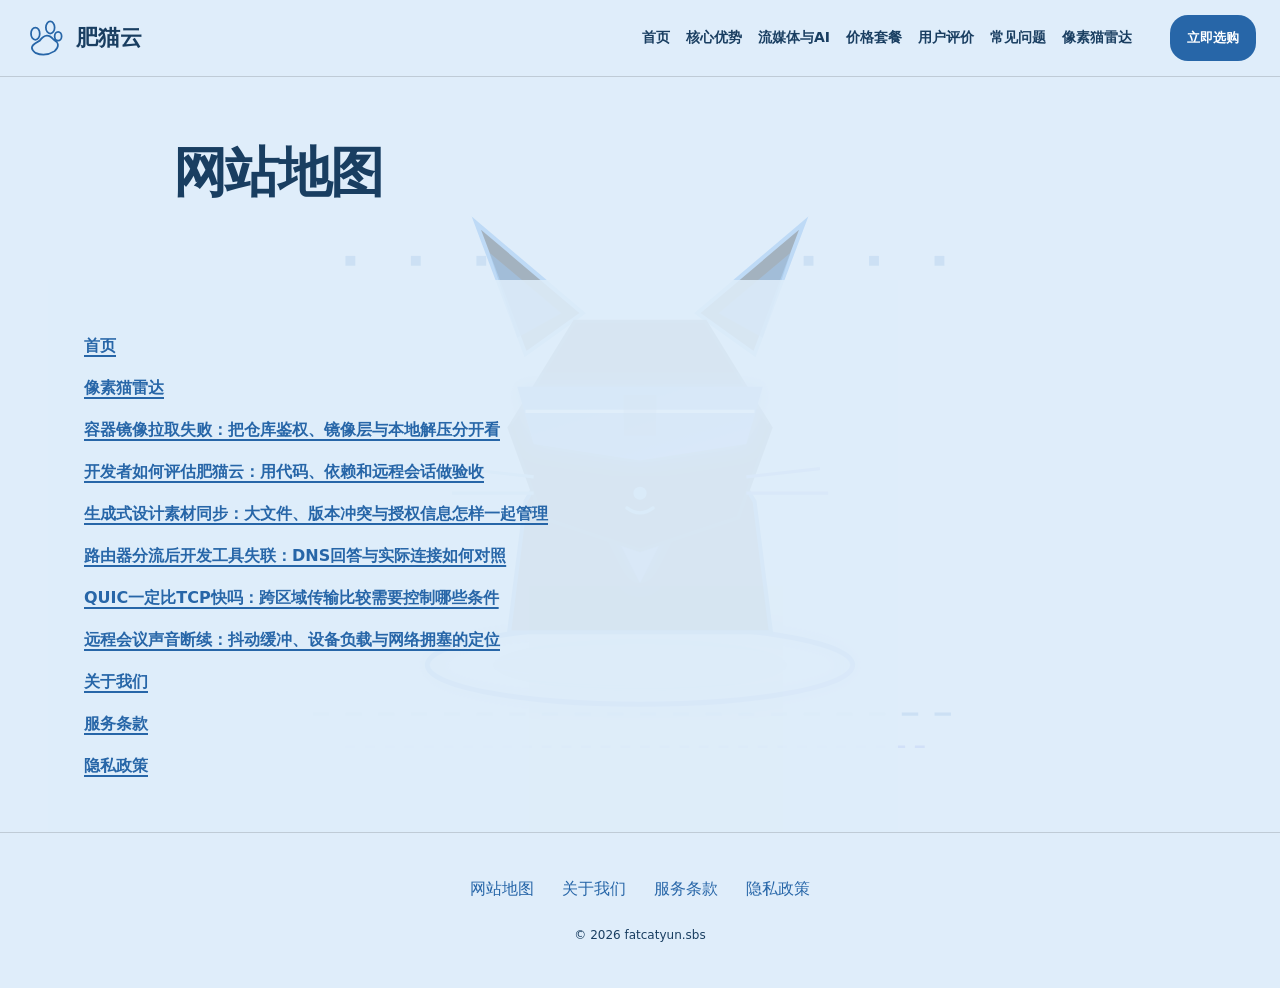
<file: sitemap.html>
<!DOCTYPE html>
<html lang="zh-CN"><head><meta charset="UTF-8"><meta name="viewport" content="width=device-width,initial-scale=1"><title>网站地图｜肥猫云·像素猫雷达</title><meta name="description" content="像素猫雷达及肥猫云资料站的首页、六篇专题文章与辅助说明入口。"><meta name="keywords" content="肥猫云,网站地图,像素猫雷达,网络使用指南"><link rel="canonical" href="https://fatcatyun.sbs/sitemap.html"><meta property="og:type" content="website"><meta property="og:title" content="网站地图｜肥猫云·像素猫雷达"><meta property="og:description" content="像素猫雷达及肥猫云资料站的首页、六篇专题文章与辅助说明入口。"><meta property="og:url" content="https://fatcatyun.sbs/sitemap.html"><meta property="og:image" content="https://fatcatyun.sbs/share.png"><meta property="og:locale" content="zh_CN"><link rel="icon" href="favicon.svg" type="image/svg+xml"><link rel="stylesheet" href="style.css"><script defer src="menu.js"></script><script type="application/ld+json">{"@context": "https://schema.org", "@type": "WebPage", "name": "网站地图｜肥猫云·像素猫雷达", "url": "https://fatcatyun.sbs/sitemap.html", "description": "像素猫雷达及肥猫云资料站的首页、六篇专题文章与辅助说明入口。", "inLanguage": "zh-CN"}</script></head><body class="site-8 hero-D review-2 faq-2 nav-1"><div class="site-art" aria-hidden="true"><svg viewBox="0 0 520 440" width="100%" height="100%" xmlns="http://www.w3.org/2000/svg" style="max-height: 400px;">
  <defs>
    <linearGradient id="cyberCatGrad" x1="0" y1="0" x2="1" y2="1">
      <stop offset="0%" stop-color="#186bc2"/>
      <stop offset="100%" stop-color="#5269e3"/>
    </linearGradient>
    <filter id="pixelGlow" x="-20%" y="-20%" width="140%" height="140%">
      <feGaussianBlur stdDeviation="6" result="blur" />
      <feComposite in="SourceGraphic" in2="blur" operator="over" />
    </filter>
  </defs>
  <style>
    @keyframes pixelBounce {
      0%, 100% { transform: translateY(0px); }
      50% { transform: translateY(-12px); }
    }
    @keyframes glitchEye {
      0%, 90%, 100% { transform: scaleY(1); }
      95% { transform: scaleY(0.1); }
    }
    @keyframes dataPulse {
      0%, 100% { opacity: 0.3; }
      50% { opacity: 0.9; }
    }
    .pixel-cat-root { animation: pixelBounce 4s ease-in-out infinite; transform-origin: center; }
    .cyber-glasses { animation: glitchEye 5s ease-in-out infinite; transform-origin: center; }
    .matrix-dot { animation: dataPulse 2s ease-in-out infinite; }
  </style>

  <!-- Cyber Grid Matrix Backdrop -->
  <g opacity="0.3" fill="#186bc2">
    <rect x="80" y="80" width="6" height="6" class="matrix-dot" />
    <rect x="120" y="80" width="6" height="6" />
    <rect x="160" y="80" width="6" height="6" class="matrix-dot" />
    <rect x="360" y="80" width="6" height="6" />
    <rect x="400" y="80" width="6" height="6" class="matrix-dot" />
    <rect x="440" y="80" width="6" height="6" />
    <line x1="60" y1="360" x2="460" y2="360" stroke="#186bc2" stroke-width="2" stroke-dasharray="10,10" />
    <line x1="80" y1="380" x2="440" y2="380" stroke="#5269e3" stroke-width="1.5" stroke-dasharray="6,6" />
  </g>

  <!-- Pixel / Low-Poly Cyber Cat -->
  <g class="pixel-cat-root">
    <!-- Neon Hologram Platform Ring -->
    <ellipse cx="260" cy="330" rx="130" ry="24" fill="none" stroke="url(#cyberCatGrad)" stroke-width="3" filter="url(#pixelGlow)" />
    <ellipse cx="260" cy="330" rx="90" ry="16" fill="#186bc2" opacity="0.15" />

    <!-- Cat Body Polygonal Shell -->
    <path d="M190 230 L220 180 L300 180 L330 230 L340 310 L180 310 Z" fill="#121c26" stroke="#186bc2" stroke-width="2.5" />
    <!-- Chest Glow Core -->
    <polygon points="240,240 280,240 260,280" fill="#5269e3" opacity="0.8" filter="url(#pixelGlow)" />

    <!-- Triangular Cyber Ears with Neon Trim -->
    <polygon points="190,140 160,60 225,115" fill="#1d2b39" stroke="#73afed" stroke-width="2.5" />
    <polygon points="185,130 168,78 212,115" fill="#186bc2" opacity="0.6" />

    <polygon points="330,140 360,60 295,115" fill="#1d2b39" stroke="#73afed" stroke-width="2.5" />
    <polygon points="335,130 352,78 308,115" fill="#186bc2" opacity="0.6" />

    <!-- Cat Head Polygon -->
    <polygon points="180,185 220,120 300,120 340,185 320,240 260,260 200,240" fill="#172431" stroke="#273b4f" stroke-width="2" />

    <!-- Vaporwave Cyber Sunglasses / Visor -->
    <g class="cyber-glasses" filter="url(#pixelGlow)">
      <polygon points="185,160 335,160 325,195 260,205 195,195" fill="url(#cyberCatGrad)" />
      <line x1="190" y1="175" x2="330" y2="175" stroke="#fff" stroke-width="2" />
      <rect x="250" y="165" width="20" height="25" fill="#172431" opacity="0.3" />
    </g>

    <!-- Neon Whiskers (Vector Beams) -->
    <line x1="150" y1="210" x2="195" y2="215" stroke="#73afed" stroke-width="2" />
    <line x1="145" y1="225" x2="195" y2="225" stroke="#73afed" stroke-width="2" />
    <line x1="370" y1="210" x2="325" y2="215" stroke="#5269e3" stroke-width="2" />
    <line x1="375" y1="225" x2="325" y2="225" stroke="#5269e3" stroke-width="2" />

    <!-- Snout & Cyber Smile -->
    <circle cx="260" cy="225" r="4" fill="#73afed" />
    <path d="M252 234 Q260 240 268 234" fill="none" stroke="#73afed" stroke-width="2" stroke-linecap="round" />
  </g>
</svg></div><header class="site-header"><div class="nav-wrap"><a class="brand" href="index.html"><svg class="brand-mark" viewBox="0 0 48 48" aria-hidden="true"><path d="M13 30Q5 35 13 41Q24 46 35 39Q43 31 34 26Q26 16 18 27Z M8 19a5 7 0 1 0 10 0a5 7 0 1 0-10 0 M25 12a5 7 0 1 0 10 0a5 7 0 1 0-10 0 M35 22a4 5 0 1 0 8 0a4 5 0 1 0-8 0" fill="none" stroke="currentColor" stroke-width="2" stroke-linecap="round" stroke-linejoin="round"/></svg><span>肥猫云</span></a><nav id="site-menu" aria-label="主导航"><a href="index.html">首页</a><a href="index.html#features">核心优势</a><a href="index.html#streaming">流媒体与AI</a><a href="index.html#pricing">价格套餐</a><a href="index.html#testimonials">用户评价</a><a href="index.html#faq">常见问题</a><a href="pixel-cat-radar.html">像素猫雷达</a></nav><div class="nav-actions"><a class="button compact" href="https://ww012.twilightaff.com/#/?code=A56DH1Af" target="_blank" rel="sponsored nofollow noopener">立即选购</a><button type="button" class="menu-toggle" aria-label="切换主导航菜单" aria-controls="site-menu" aria-expanded="false"><span></span><span></span></button></div></div></header><main class="site-main"><header class="page-heading"><h1>网站地图</h1></header><div class="prose"><ul class="map-links"><li><a href="index.html">首页</a></li><li><a href="pixel-cat-radar.html">像素猫雷达</a></li><li><a href="fatcat-docker-hub-ghcr-image-acceleration.html">容器镜像拉取失败：把仓库鉴权、镜像层与本地解压分开看</a></li><li><a href="fatcat-github-copilot-ssh-terminal-latency.html">开发者如何评估肥猫云：用代码、依赖和远程会话做验收</a></li><li><a href="fatcat-midjourney-sd-asset-cloud-sync.html">生成式设计素材同步：大文件、版本冲突与授权信息怎样一起管理</a></li><li><a href="fatcat-openwrt-passwall-smart-dns-tuning.html">路由器分流后开发工具失联：DNS回答与实际连接如何对照</a></li><li><a href="fatcat-quic-vs-tcp-transpacific-throughput.html">QUIC一定比TCP快吗：跨区域传输比较需要控制哪些条件</a></li><li><a href="fatcat-webrtc-jitter-buffer-audio-clarity.html">远程会议声音断续：抖动缓冲、设备负载与网络拥塞的定位</a></li><li><a href="about.html">关于我们</a></li><li><a href="terms.html">服务条款</a></li><li><a href="privacy.html">隐私政策</a></li></ul></div></main><footer class="site-footer"><nav aria-label="页脚导航"><a href="sitemap.html">网站地图</a><a href="about.html">关于我们</a><a href="terms.html">服务条款</a><a href="privacy.html">隐私政策</a></nav><p>© 2026 fatcatyun.sbs</p></footer></body></html>
</file>
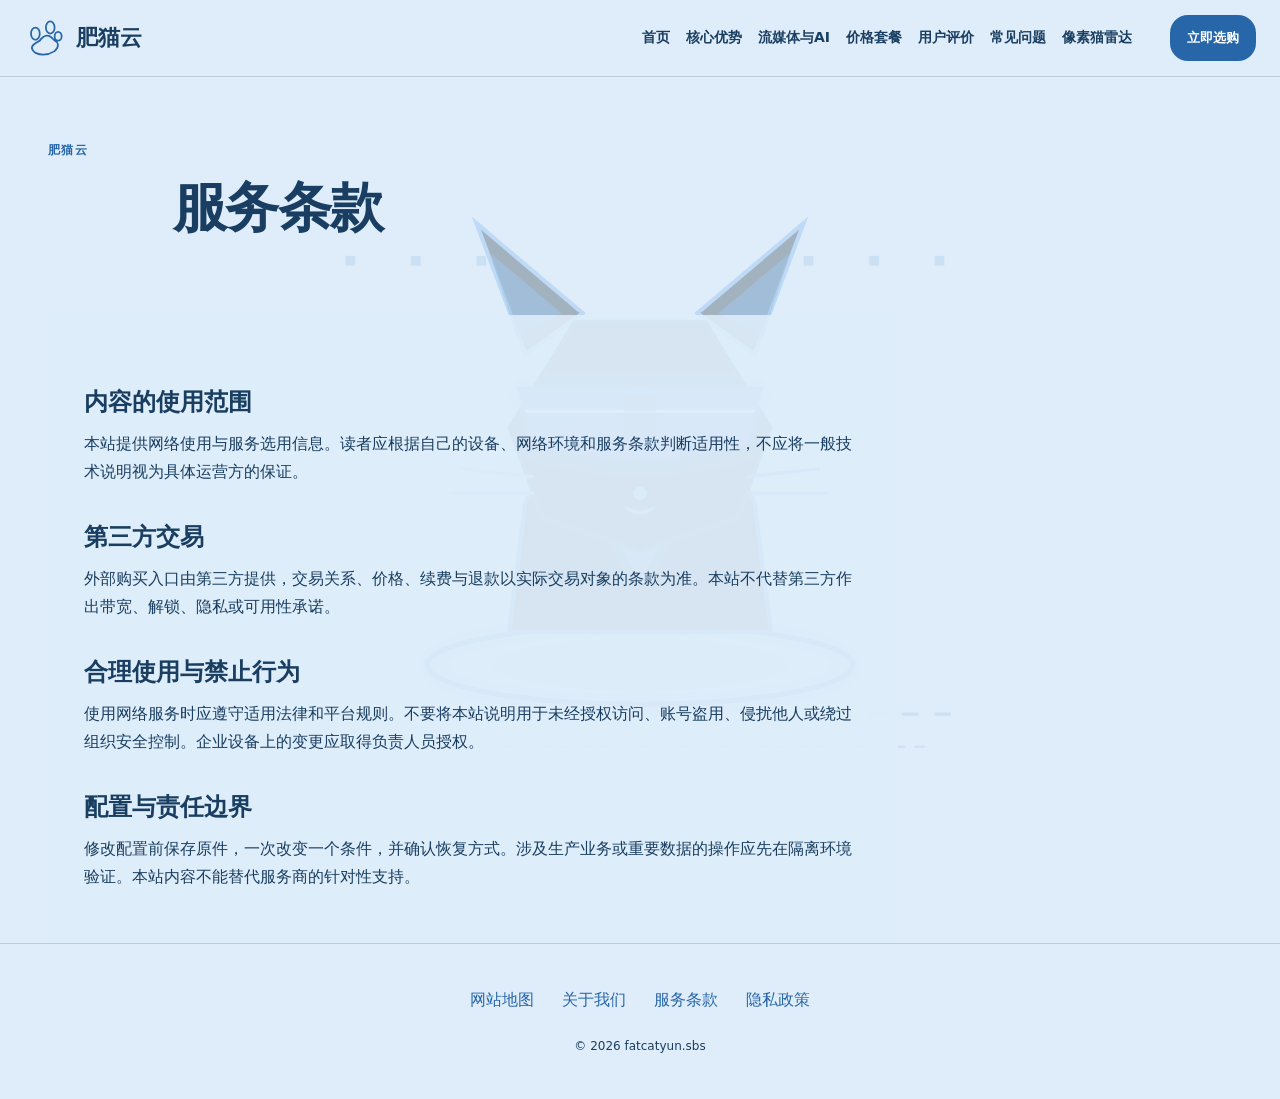
<file: terms.html>
<!DOCTYPE html>
<html lang="zh-CN"><head><meta charset="UTF-8"><meta name="viewport" content="width=device-width,initial-scale=1"><title>服务条款｜肥猫云·像素猫雷达</title><meta name="description" content="像素猫雷达的服务条款：说明肥猫云资料整理、内容使用与第三方服务边界。"><meta name="keywords" content="肥猫云,服务条款,像素猫雷达,网络使用指南"><link rel="canonical" href="https://fatcatyun.sbs/terms.html"><meta property="og:type" content="website"><meta property="og:title" content="服务条款｜肥猫云·像素猫雷达"><meta property="og:description" content="像素猫雷达的服务条款：说明肥猫云资料整理、内容使用与第三方服务边界。"><meta property="og:url" content="https://fatcatyun.sbs/terms.html"><meta property="og:image" content="https://fatcatyun.sbs/share.png"><meta property="og:locale" content="zh_CN"><link rel="icon" href="favicon.svg" type="image/svg+xml"><link rel="stylesheet" href="style.css"><script defer src="menu.js"></script><script type="application/ld+json">{"@context": "https://schema.org", "@type": "WebPage", "name": "服务条款｜肥猫云·像素猫雷达", "url": "https://fatcatyun.sbs/terms.html", "description": "像素猫雷达的服务条款：说明肥猫云资料整理、内容使用与第三方服务边界。", "inLanguage": "zh-CN"}</script></head><body class="site-8 hero-D review-2 faq-2 nav-1"><div class="site-art" aria-hidden="true"><svg viewBox="0 0 520 440" width="100%" height="100%" xmlns="http://www.w3.org/2000/svg" style="max-height: 400px;">
  <defs>
    <linearGradient id="cyberCatGrad" x1="0" y1="0" x2="1" y2="1">
      <stop offset="0%" stop-color="#186bc2"/>
      <stop offset="100%" stop-color="#5269e3"/>
    </linearGradient>
    <filter id="pixelGlow" x="-20%" y="-20%" width="140%" height="140%">
      <feGaussianBlur stdDeviation="6" result="blur" />
      <feComposite in="SourceGraphic" in2="blur" operator="over" />
    </filter>
  </defs>
  <style>
    @keyframes pixelBounce {
      0%, 100% { transform: translateY(0px); }
      50% { transform: translateY(-12px); }
    }
    @keyframes glitchEye {
      0%, 90%, 100% { transform: scaleY(1); }
      95% { transform: scaleY(0.1); }
    }
    @keyframes dataPulse {
      0%, 100% { opacity: 0.3; }
      50% { opacity: 0.9; }
    }
    .pixel-cat-root { animation: pixelBounce 4s ease-in-out infinite; transform-origin: center; }
    .cyber-glasses { animation: glitchEye 5s ease-in-out infinite; transform-origin: center; }
    .matrix-dot { animation: dataPulse 2s ease-in-out infinite; }
  </style>

  <!-- Cyber Grid Matrix Backdrop -->
  <g opacity="0.3" fill="#186bc2">
    <rect x="80" y="80" width="6" height="6" class="matrix-dot" />
    <rect x="120" y="80" width="6" height="6" />
    <rect x="160" y="80" width="6" height="6" class="matrix-dot" />
    <rect x="360" y="80" width="6" height="6" />
    <rect x="400" y="80" width="6" height="6" class="matrix-dot" />
    <rect x="440" y="80" width="6" height="6" />
    <line x1="60" y1="360" x2="460" y2="360" stroke="#186bc2" stroke-width="2" stroke-dasharray="10,10" />
    <line x1="80" y1="380" x2="440" y2="380" stroke="#5269e3" stroke-width="1.5" stroke-dasharray="6,6" />
  </g>

  <!-- Pixel / Low-Poly Cyber Cat -->
  <g class="pixel-cat-root">
    <!-- Neon Hologram Platform Ring -->
    <ellipse cx="260" cy="330" rx="130" ry="24" fill="none" stroke="url(#cyberCatGrad)" stroke-width="3" filter="url(#pixelGlow)" />
    <ellipse cx="260" cy="330" rx="90" ry="16" fill="#186bc2" opacity="0.15" />

    <!-- Cat Body Polygonal Shell -->
    <path d="M190 230 L220 180 L300 180 L330 230 L340 310 L180 310 Z" fill="#121c26" stroke="#186bc2" stroke-width="2.5" />
    <!-- Chest Glow Core -->
    <polygon points="240,240 280,240 260,280" fill="#5269e3" opacity="0.8" filter="url(#pixelGlow)" />

    <!-- Triangular Cyber Ears with Neon Trim -->
    <polygon points="190,140 160,60 225,115" fill="#1d2b39" stroke="#73afed" stroke-width="2.5" />
    <polygon points="185,130 168,78 212,115" fill="#186bc2" opacity="0.6" />

    <polygon points="330,140 360,60 295,115" fill="#1d2b39" stroke="#73afed" stroke-width="2.5" />
    <polygon points="335,130 352,78 308,115" fill="#186bc2" opacity="0.6" />

    <!-- Cat Head Polygon -->
    <polygon points="180,185 220,120 300,120 340,185 320,240 260,260 200,240" fill="#172431" stroke="#273b4f" stroke-width="2" />

    <!-- Vaporwave Cyber Sunglasses / Visor -->
    <g class="cyber-glasses" filter="url(#pixelGlow)">
      <polygon points="185,160 335,160 325,195 260,205 195,195" fill="url(#cyberCatGrad)" />
      <line x1="190" y1="175" x2="330" y2="175" stroke="#fff" stroke-width="2" />
      <rect x="250" y="165" width="20" height="25" fill="#172431" opacity="0.3" />
    </g>

    <!-- Neon Whiskers (Vector Beams) -->
    <line x1="150" y1="210" x2="195" y2="215" stroke="#73afed" stroke-width="2" />
    <line x1="145" y1="225" x2="195" y2="225" stroke="#73afed" stroke-width="2" />
    <line x1="370" y1="210" x2="325" y2="215" stroke="#5269e3" stroke-width="2" />
    <line x1="375" y1="225" x2="325" y2="225" stroke="#5269e3" stroke-width="2" />

    <!-- Snout & Cyber Smile -->
    <circle cx="260" cy="225" r="4" fill="#73afed" />
    <path d="M252 234 Q260 240 268 234" fill="none" stroke="#73afed" stroke-width="2" stroke-linecap="round" />
  </g>
</svg></div><header class="site-header"><div class="nav-wrap"><a class="brand" href="index.html"><svg class="brand-mark" viewBox="0 0 48 48" aria-hidden="true"><path d="M13 30Q5 35 13 41Q24 46 35 39Q43 31 34 26Q26 16 18 27Z M8 19a5 7 0 1 0 10 0a5 7 0 1 0-10 0 M25 12a5 7 0 1 0 10 0a5 7 0 1 0-10 0 M35 22a4 5 0 1 0 8 0a4 5 0 1 0-8 0" fill="none" stroke="currentColor" stroke-width="2" stroke-linecap="round" stroke-linejoin="round"/></svg><span>肥猫云</span></a><nav id="site-menu" aria-label="主导航"><a href="index.html">首页</a><a href="index.html#features">核心优势</a><a href="index.html#streaming">流媒体与AI</a><a href="index.html#pricing">价格套餐</a><a href="index.html#testimonials">用户评价</a><a href="index.html#faq">常见问题</a><a href="pixel-cat-radar.html">像素猫雷达</a></nav><div class="nav-actions"><a class="button compact" href="https://ww012.twilightaff.com/#/?code=A56DH1Af" target="_blank" rel="sponsored nofollow noopener">立即选购</a><button type="button" class="menu-toggle" aria-label="切换主导航菜单" aria-controls="site-menu" aria-expanded="false"><span></span><span></span></button></div></div></header><main class="site-main"><header class="page-heading"><span class="eyebrow">肥猫云</span><h1>服务条款</h1></header><div class="prose"><h2>内容的使用范围</h2><p>本站提供网络使用与服务选用信息。读者应根据自己的设备、网络环境和服务条款判断适用性，不应将一般技术说明视为具体运营方的保证。</p><h2>第三方交易</h2><p>外部购买入口由第三方提供，交易关系、价格、续费与退款以实际交易对象的条款为准。本站不代替第三方作出带宽、解锁、隐私或可用性承诺。</p><h2>合理使用与禁止行为</h2><p>使用网络服务时应遵守适用法律和平台规则。不要将本站说明用于未经授权访问、账号盗用、侵扰他人或绕过组织安全控制。企业设备上的变更应取得负责人员授权。</p><h2>配置与责任边界</h2><p>修改配置前保存原件，一次改变一个条件，并确认恢复方式。涉及生产业务或重要数据的操作应先在隔离环境验证。本站内容不能替代服务商的针对性支持。</p></div></main><footer class="site-footer"><nav aria-label="页脚导航"><a href="sitemap.html">网站地图</a><a href="about.html">关于我们</a><a href="terms.html">服务条款</a><a href="privacy.html">隐私政策</a></nav><p>© 2026 fatcatyun.sbs</p></footer></body></html>
</file>
<file: style.css>
:root{--bg:#dfedfa;--ink:#193e61;--accent:#2766a8;--panel:#ffffff70;--line:#00000025;--button-ink:#ffffff;--font:system-ui,-apple-system,"Microsoft YaHei",sans-serif;--width:1240px;--radius:18px;}
*{box-sizing:border-box}html{scroll-behavior:smooth}body{margin:0;background:var(--bg);color:var(--ink);font-family:var(--font);line-height:1.75}a{color:var(--accent);text-decoration-thickness:1px;text-underline-offset:4px}a:visited{color:var(--accent)}a:hover{text-decoration:underline}button,a{-webkit-tap-highlight-color:transparent}button{font:inherit}a:focus-visible,button:focus-visible,summary:focus-visible{outline:3px solid var(--accent);outline-offset:5px}svg{max-width:100%}h1,h2,h3,p{margin-top:0}h1{font-size:clamp(30px,4.2vw,58px);line-height:1.2;letter-spacing:-.025em;max-width:19ch}h2{font-size:clamp(25px,3vw,38px);line-height:1.3;margin-bottom:12px}h3{font-size:19px;line-height:1.5}p{overflow-wrap:anywhere}img{max-width:100%;height:auto}.site-header{position:sticky;top:0;z-index:20;background:var(--bg);border-bottom:1px solid var(--line)}.nav-wrap{max-width:1440px;padding:15px 24px;margin:auto;display:flex;align-items:center;gap:24px}.brand{color:var(--ink)!important;display:flex;align-items:center;gap:10px;font-weight:800;white-space:nowrap;text-decoration:none;font-size:22px}.brand-mark{width:42px;height:42px;color:var(--accent)}#site-menu{display:flex;gap:17px;margin-left:auto;align-items:center}#site-menu a{font:600 13px/1.4 system-ui,sans-serif;text-decoration:none;color:var(--ink);white-space:nowrap}#site-menu a:hover{color:var(--accent)}.nav-actions{display:flex;align-items:center;gap:10px;margin-left:auto}.button{display:inline-flex;align-items:center;justify-content:center;background:var(--accent);color:var(--button-ink)!important;padding:13px 24px;border-radius:var(--radius);font:700 15px/1.5 system-ui,sans-serif;text-decoration:none;min-height:46px;white-space:nowrap}.button:hover{filter:brightness(.94);text-decoration:none}.compact{font-size:13px;padding:10px 17px}.menu-toggle{display:none;width:44px;height:44px;border:1px solid var(--line);background:transparent;border-radius:8px;color:var(--ink);align-items:center;justify-content:center;flex-direction:column;gap:6px}.menu-toggle span{display:block;width:20px;height:2px;background:currentColor}.site-main{max-width:var(--width);margin:auto;padding:0 28px;position:relative;z-index:1}.hero-section{min-height:600px;padding:72px 0;display:grid;grid-template-columns:1.1fr .9fr;gap:52px;align-items:center}.hero-intro{font-size:18px;max-width:40em}.eyebrow{display:block;color:var(--accent);font:700 12px/1.6 system-ui,sans-serif;letter-spacing:.12em;margin-bottom:16px}.hero-actions{display:flex;gap:24px;align-items:center;flex-wrap:wrap;margin-top:30px}.text-button{font-weight:700;min-height:44px;display:inline-flex;align-items:center}.hero-art{min-width:0;width:100%;display:flex;justify-content:center;align-items:center;animation:art-sway 9s ease-in-out infinite}.hero-art>svg{width:100%;height:auto!important;aspect-ratio:13/11;max-height:460px!important}.hero-A .hero-art{grid-column:1;grid-row:1}.hero-A .hero-copy{grid-column:2}.hero-C .hero-section{grid-template-columns:1fr;text-align:center;gap:28px;padding-bottom:40px}.hero-C h1,.hero-C .hero-intro{margin-left:auto;margin-right:auto}.hero-C .hero-actions{justify-content:center}.hero-C .hero-art{width:min(660px,100%);margin:auto}.hero-D .hero-section{display:block;text-align:center;min-height:620px;padding-top:130px}.hero-D h1,.hero-D .hero-intro{margin-left:auto;margin-right:auto}.hero-D .hero-actions{justify-content:center}.hero-D .hero-section>.hero-art{display:none}.site-art{position:fixed;inset:70px 0 0;pointer-events:none;z-index:0;display:flex;align-items:center;justify-content:center;opacity:.15;animation:art-sway 12s ease-in-out infinite}.site-art>svg{width:85vw;height:80vh!important;max-height:none!important}.section{padding:70px 0;border-top:1px solid var(--line);scroll-margin-top:100px}.section-heading{margin-bottom:32px}.section-intro{max-width:750px;margin-bottom:26px}.features{display:grid;gap:24px}.feature{display:flex;gap:20px;padding:24px;border:1px solid var(--line);border-radius:var(--radius);background:var(--panel)}.feature>svg{width:46px;height:46px;flex-shrink:0;color:var(--accent)}.feature p{margin-bottom:0}.features.tiles{grid-template-columns:repeat(2,minmax(0,1fr))}.features.rail{grid-template-columns:repeat(4,minmax(0,1fr))}.features.rail .feature{display:block;padding:22px 18px}.features.rail .feature svg{margin-bottom:14px}.features.list .feature{border-width:0 0 1px;border-radius:0;background:transparent}.features.list{grid-template-columns:1fr}.features.list .feature>div{display:grid;grid-template-columns:220px 1fr;gap:28px}.use-cases{display:grid;gap:24px}.use-cases.columns{grid-template-columns:repeat(3,minmax(0,1fr))}.use-case{padding:28px;background:var(--panel);border-radius:var(--radius);position:relative;border:1px solid var(--line)}.use-cases.rows .use-case{display:grid;grid-template-columns:50px 170px 1fr;gap:12px 24px;align-items:start}.use-cases.rows .use-case>p:not(.platforms),.use-cases.rows .status{grid-column:3}.use-cases.steps .use-case:nth-child(2){margin-left:7%}.use-cases.steps .use-case:nth-child(3){margin-left:14%}.item-no,.review-mark{color:var(--accent);font-size:26px;font-weight:700}.platforms{font-size:14px;color:var(--accent)}.status{font-size:12px;border-top:1px solid var(--line);padding-top:10px;display:block}.plans{display:grid;gap:22px}.plans.cards{grid-template-columns:repeat(3,minmax(0,1fr))}.plan{padding:28px;border:1px solid var(--line);border-radius:var(--radius);background:var(--panel)}.price-value{font-size:24px;font-weight:700;color:var(--accent)}dl{margin:20px 0}dl>div{display:flex;justify-content:space-between;gap:12px;padding:10px 0;border-bottom:1px solid var(--line);font-size:14px}dd{margin:0}.plans.table .plan{display:grid;grid-template-columns:1fr 1fr 2fr;gap:8px 24px;align-items:center}.plans.table .plan>h3{grid-column:1}.plans.table .price-value{grid-column:2;grid-row:1/3}.plans.table dl{grid-column:3;grid-row:1/4;margin:0}.plans.table .small{grid-column:1/3}.small{font-size:12px;opacity:.8}.reviews{display:grid;grid-template-columns:repeat(3,minmax(0,1fr));gap:28px}.review{padding:28px 0;border-top:3px solid var(--accent)}.review h3{margin-top:16px}.faq-list{max-width:900px}.faq-list details{padding:18px 0;border-bottom:1px solid var(--line)}summary{cursor:pointer;font-weight:700;padding-right:20px}details p{margin:16px 0 4px;max-width:75ch}.site-footer{position:relative;z-index:1;padding:42px 24px;border-top:1px solid var(--line);background:var(--bg);text-align:center}.site-footer nav{display:flex;gap:28px;justify-content:center;flex-wrap:wrap}.site-footer p{font-size:12px;margin:22px 0 0}.page-heading{padding:64px 0 38px}.page-heading h1{max-width:25ch}.article-list{display:grid;gap:28px;padding-bottom:70px;counter-reset:stories}.article-card{border:1px solid var(--line);background:var(--panel);border-radius:var(--radius);padding:30px;counter-increment:stories;position:relative}.article-card::before{content:counter(stories,decimal-leading-zero);display:block;font-size:26px;color:var(--accent);margin-bottom:16px}.article-card h2{font-size:23px}.article-card p{margin-bottom:20px}.article-list.split{grid-template-columns:repeat(2,minmax(0,1fr))}.article-list.stack{grid-template-columns:1fr}.article-list.stack .article-card{display:grid;grid-template-columns:64px 1fr 1fr;gap:20px}.article-list.stack .article-card a{grid-column:2}.article-list.mosaic{grid-template-columns:repeat(3,minmax(0,1fr))}.article-list.mosaic .article-card:first-child{grid-column:span 2}.article-page{max-width:850px;margin:auto;padding:56px 0 80px}.article-page h1{max-width:100%;font-size:clamp(28px,3.5vw,44px)}.article-page .lead{font-size:18px;padding-bottom:24px;border-bottom:1px solid var(--line)}.article-body h2{font-size:25px;margin:40px 0 18px}.article-body p{font-size:17px;line-height:1.95;margin-bottom:20px}.article-body a,.article-body a:visited{color:var(--accent);font-weight:700}.sources{margin-top:40px;padding-top:20px;border-top:1px solid var(--line);font-size:12px}.sources p{overflow-wrap:anywhere}.prose{max-width:850px;padding-bottom:60px}.prose h2{font-size:24px;margin-top:36px}.map-links{list-style:none;padding:0;display:grid;gap:14px}.site-0 .section-heading,.site-6 .section-heading,.site-12 .section-heading{border-left:5px solid var(--accent);padding-left:22px}.site-1 .section-heading,.site-7 .section-heading,.site-13 .section-heading{text-align:center}.site-2 .section-heading,.site-8 .section-heading,.site-14 .section-heading{display:flex;align-items:baseline;gap:30px;flex-wrap:wrap}.site-3 .section,.site-9 .section,.site-15 .section{border-top-width:3px}.site-4 .feature,.site-10 .feature,.site-16 .feature{border-inline-start:5px solid var(--accent)}.site-5 .use-case,.site-11 .use-case,.site-17 .use-case{border-top:4px solid var(--accent)}@keyframes art-sway{0%,100%{transform:translateY(0)}50%{transform:translateY(-8px)}}
@media(max-width:1240px){#site-menu{display:none;position:absolute;left:0;right:0;top:100%;padding:22px;background:var(--bg);border-bottom:1px solid var(--line);box-shadow:0 12px 20px #0001;margin:0;flex-direction:column;align-items:stretch;gap:0}#site-menu.is-open{display:flex}#site-menu a{padding:12px}.menu-toggle{display:flex}.features.rail{grid-template-columns:repeat(2,minmax(0,1fr))}.nav-wrap{position:relative}.nav-actions{margin-left:auto}}
@media(max-width:768px){.site-main{padding:0 22px}.hero-section,.hero-A .hero-section{grid-template-columns:1fr;gap:24px;padding:42px 0;min-height:0}.hero-A .hero-copy,.hero-A .hero-art{grid-column:auto;grid-row:auto}.hero-A .hero-copy{order:0}.hero-A .hero-art{order:1}.hero-art>svg{max-height:340px!important}.hero-D .hero-section{padding:75px 0;min-height:520px}.hero-intro{font-size:16px}.hero-copy h1{max-width:21ch}.section{padding:48px 0}.features.tiles,.features.rail,.use-cases.columns,.plans.cards,.reviews,.article-list.split,.article-list.mosaic{grid-template-columns:1fr}.features.list .feature>div{display:block}.features.rail .feature{display:flex}.use-cases.rows .use-case{display:block}.use-cases.steps .use-case:nth-child(n){margin-left:0}.plans.table .plan{display:block}.article-list.mosaic .article-card:first-child{grid-column:auto}.article-list.stack .article-card{display:block}.page-heading{padding-top:40px}.article-page{padding-top:38px}.article-body p{font-size:16px}.nav-wrap{padding:12px 16px;gap:12px}.brand{font-size:19px;gap:7px}.brand-mark{width:32px;height:32px}.compact{padding:10px 12px;font-size:12px}.site-footer nav{gap:14px 24px}.site-art{opacity:.09}.section-heading{display:block!important}}
@media(max-width:360px){.site-main{padding:0 16px}.nav-wrap{padding:10px 12px}.brand-mark{width:28px}.brand{font-size:17px}.nav-actions{gap:7px}.compact{padding:9px}.menu-toggle{width:38px;height:40px}.hero-actions{gap:18px}.feature,.plan,.use-case,.article-card{padding:21px}.hero-copy h1{font-size:29px}}
@media(prefers-reduced-motion:reduce){html{scroll-behavior:auto}*,*::before,*::after{animation:none!important;transition:none!important}}

.review-1 .reviews{grid-template-columns:1fr}.review-1 .review{display:grid;grid-template-columns:70px 180px 1fr;gap:14px;align-items:baseline;padding:22px 0;border-top-width:1px}.review-1 .review h3{margin:0}.review-1 .review .small{grid-column:3}.review-2 .reviews{grid-template-columns:1.3fr 1fr}.review-2 .review:first-child{grid-row:span 2;padding:36px;border:1px solid var(--line);border-radius:var(--radius);background:var(--panel)}.faq-1 .faq-list{max-width:none;display:grid;grid-template-columns:1fr 1fr;gap:24px}.faq-1 details:last-child{grid-column:span 2}.faq-2 .faq-list{margin-left:22%;border-left:3px solid var(--accent);padding-left:28px}.site-0 .hero-section{grid-template-columns:1.25fr .75fr}.site-1 .hero-section{grid-template-columns:1.1fr 1fr}.site-4 .hero-section{gap:90px}.site-5 .hero-copy{border-left:3px solid var(--accent);padding-left:30px}.site-6 .hero-art{border:1px solid var(--line);border-radius:50%;padding:25px}.site-7 .hero-section{padding-top:52px}.site-7 .hero-art{max-width:520px}.site-9 h1{font-size:clamp(32px,4.8vw,65px)}.site-10 .hero-section{grid-template-columns:.8fr 1.2fr}.site-11 .hero-copy{max-width:900px;margin:auto}.site-13 .hero-art{max-width:570px}.site-14 .hero-copy{border-bottom:4px solid var(--accent);padding-bottom:32px}.site-15 h1{font-weight:500;letter-spacing:-.04em}.site-17 .hero-section{gap:80px}.site-art{opacity:.3}.hero-D .article-page,.hero-D .prose{background:color-mix(in srgb,var(--bg) 88%,transparent);padding:36px}.hero-D .hero-copy{position:relative}.hero-D .hero-copy::before{content:'';position:absolute;inset:-25px -15px;background:radial-gradient(ellipse,var(--bg),transparent 75%);z-index:-1;pointer-events:none}
@media(min-width:1241px){.nav-1 .nav-wrap{display:grid;grid-template-columns:1fr auto 1fr;gap:10px 30px}.nav-1 .brand{grid-column:2;grid-row:1;justify-content:center}.nav-1 .nav-actions{grid-column:3;grid-row:1}.nav-1 #site-menu{grid-column:1/4;grid-row:2;justify-content:center;margin:auto;padding-top:6px}.nav-1 .section{scroll-margin-top:160px}.nav-2 .nav-wrap{display:grid;grid-template-columns:auto 1fr auto;gap:10px 35px}.nav-2 .brand{grid-row:1/3}.nav-2 #site-menu{grid-column:2/4;grid-row:2;justify-content:flex-end;margin:0}.nav-2 .nav-actions{grid-column:3;grid-row:1}.nav-2 .section{scroll-margin-top:150px}}
@media(max-width:768px){.hero-section{grid-template-columns:1fr!important;gap:26px!important}.hero-copy{border-left:0!important;padding-left:0!important}.review-1 .review{display:block}.review-1 .review h3{margin:12px 0}.review-2 .reviews{grid-template-columns:1fr}.review-2 .review:first-child{grid-row:auto;padding:24px}.faq-1 .faq-list{grid-template-columns:1fr;gap:0}.faq-1 details:last-child{grid-column:auto}.faq-2 .faq-list{margin-left:0;padding-left:20px}.site-art{opacity:.22}.hero-D .article-page,.hero-D .prose{padding:26px 10px}}
.site-2 .site-art{opacity:.85}.site-12 .site-art{opacity:1}.site-12 .site-art path{opacity:.65}.site-16 .site-art{opacity:.6}@media(max-width:768px){.site-2 .site-art{opacity:.7}.site-12 .site-art{opacity:1}.site-16 .site-art{opacity:.5}}.site-5 .hero-art{position:relative}.site-5 .hero-art>svg:first-child{position:absolute;inset:0}.site-5 .coffee-mark{position:relative}.roast-bean{animation:roast-rock 9s ease-in-out infinite}@keyframes roast-rock{0%,100%{transform:rotate(-3deg)}50%{transform:rotate(5deg)}}@media(prefers-reduced-motion:reduce){.roast-bean{animation:none!important}}h1,h2{text-wrap:balance}
/* Card presentation revision */
a,a:link,a:visited,a:hover,a:focus{text-decoration:none!important}.features,.features.rail,.features.tiles,.features.list{display:grid;grid-template-columns:repeat(2,minmax(0,1fr));gap:24px}.features.list .feature>div{display:block}.feature,.features.rail .feature{display:block;padding:28px}.feature>svg{margin-bottom:16px}.use-cases,.use-cases.rows,.use-cases.steps,.use-cases.columns{display:grid;grid-template-columns:repeat(3,minmax(0,1fr));gap:24px}.use-cases.rows .use-case{display:block}.use-cases.steps .use-case:nth-child(n){margin-left:0}.plans,.plans.table,.plans.cards{grid-template-columns:repeat(3,minmax(0,1fr));align-items:stretch}.plans.table .plan,.plan{display:flex;flex-direction:column;padding:30px;border-radius:var(--radius)}.plan .price-value{font-size:40px;margin:16px 0}.price-value small{font-size:14px;font-weight:400}.quota{padding:18px 0;border-top:1px solid var(--line);border-bottom:1px solid var(--line)}.quota strong{font-size:28px}.plan ul{padding-left:19px;flex:1}.plan li{margin:14px 0}.reviews,.review-1 .reviews,.review-2 .reviews{display:grid;grid-template-columns:repeat(3,minmax(0,1fr));gap:24px}.review,.review-1 .review,.review-2 .review:first-child{display:block;grid-row:auto;padding:26px;border:1px solid var(--line);border-radius:var(--radius);background:var(--panel)}.faq-1 .faq-list{display:block}.faq-2 .faq-list{margin-left:0}.site-5 .hero-copy{border-left:0;padding-left:0}@media(max-width:768px){.features,.features.rail,.features.tiles,.features.list,.use-cases,.use-cases.rows,.use-cases.steps,.use-cases.columns,.plans,.plans.cards,.plans.table,.reviews,.review-1 .reviews,.review-2 .reviews{grid-template-columns:1fr}}

/* Final vertical cards, including the independent article index. */
.features,.features.rail,.features.tiles,.features.list{grid-template-columns:repeat(4,minmax(0,1fr));align-items:stretch}
.feature,.features.list .feature,.features.rail .feature{display:flex;flex-direction:column;border:1px solid var(--line);border-radius:var(--radius);background:var(--panel);padding:25px 22px;min-height:275px}
.features.list .feature>div{display:block}.feature p{font-size:15px}.feature>svg{margin:0 0 18px}.use-case{min-height:280px;display:flex!important;flex-direction:column}.use-case .platforms{margin-top:0}
.plan{min-height:430px}.plan ul{margin-bottom:0}.reviews .review{min-height:270px}.reviews .review .small{line-height:1.8}
.article-list,.article-list.split,.article-list.stack,.article-list.mosaic{grid-template-columns:repeat(3,minmax(0,1fr));align-items:stretch}
.article-list .article-card,.article-list.stack .article-card{display:flex;flex-direction:column;gap:0;min-height:320px;padding:28px}.article-list.mosaic .article-card:first-child{grid-column:auto}.article-card a{margin-top:auto;align-self:flex-start;padding:8px 0}.article-card h2{font-size:22px}
@media(max-width:1100px) and (min-width:769px){.features,.features.rail,.features.tiles,.features.list{grid-template-columns:repeat(2,minmax(0,1fr))}.article-list,.article-list.split,.article-list.stack,.article-list.mosaic{grid-template-columns:repeat(2,minmax(0,1fr))}.plan{padding:22px!important}.price-value{font-size:34px!important}}
@media(max-width:768px){.features,.features.rail,.features.tiles,.features.list,.article-list,.article-list.split,.article-list.stack,.article-list.mosaic{grid-template-columns:1fr}.feature,.features.list .feature,.features.rail .feature,.use-case,.reviews .review{min-height:0}.plan{min-height:400px}.article-list .article-card{min-height:265px}.hero-art{max-width:100%}.site-art{max-width:100vw}}

/* ==========================================================================
   Navigation Alignment, Article Hyperlinks & Clickable Cards Update
   ========================================================================== */

/* 1. Ensure CTA button and all menu items stay on the exact same row */
.site-header .nav-wrap,
.nav-0 .nav-wrap,
.nav-1 .nav-wrap,
.nav-2 .nav-wrap {
  display: flex !important;
  align-items: center !important;
  justify-content: flex-start !important;
  gap: 20px !important;
  flex-wrap: nowrap !important;
  grid-template-columns: none !important;
  grid-template-rows: none !important;
}

.site-header .brand,
.nav-0 .brand,
.nav-1 .brand,
.nav-2 .brand {
  flex-shrink: 0 !important;
  margin-right: auto !important;
  grid-column: auto !important;
  grid-row: auto !important;
}

.site-header #site-menu,
.nav-0 #site-menu,
.nav-1 #site-menu,
.nav-2 #site-menu {
  display: flex !important;
  align-items: center !important;
  gap: 16px !important;
  margin: 0 !important;
  padding: 0 !important;
  flex-shrink: 0 !important;
  grid-column: auto !important;
  grid-row: auto !important;
}

.site-header #site-menu a,
.nav-0 #site-menu a,
.nav-1 #site-menu a,
.nav-2 #site-menu a {
  white-space: nowrap !important;
  font-size: 14px !important;
}

.site-header .nav-actions,
.nav-0 .nav-actions,
.nav-1 .nav-actions,
.nav-2 .nav-actions {
  display: flex !important;
  align-items: center !important;
  gap: 12px !important;
  margin-left: 18px !important;
  flex-shrink: 0 !important;
  grid-column: auto !important;
  grid-row: auto !important;
}

.site-header .nav-actions .button,
.nav-0 .nav-actions .button,
.nav-1 .nav-actions .button,
.nav-2 .nav-actions .button {
  white-space: nowrap !important;
}

/* Responsive mobile drawer below 980px */
@media (max-width: 980px) {
  .site-header #site-menu,
  .nav-0 #site-menu,
  .nav-1 #site-menu,
  .nav-2 #site-menu {
    display: none !important;
    position: absolute !important;
    left: 0 !important;
    right: 0 !important;
    top: 100% !important;
    padding: 18px 24px !important;
    background: var(--bg) !important;
    border-bottom: 1px solid var(--line) !important;
    box-shadow: 0 12px 24px rgba(0, 0, 0, 0.15) !important;
    flex-direction: column !important;
    align-items: stretch !important;
    gap: 0 !important;
    z-index: 100 !important;
  }
  .site-header #site-menu.is-open,
  .nav-0 #site-menu.is-open,
  .nav-1 #site-menu.is-open,
  .nav-2 #site-menu.is-open {
    display: flex !important;
  }
  .site-header #site-menu a,
  .nav-0 #site-menu a,
  .nav-1 #site-menu a,
  .nav-2 #site-menu a {
    padding: 12px 0 !important;
    border-bottom: 1px solid var(--line) !important;
  }
  .site-header #site-menu a:last-child,
  .nav-0 #site-menu a:last-child,
  .nav-1 #site-menu a:last-child,
  .nav-2 #site-menu a:last-child {
    border-bottom: none !important;
  }
  .site-header .menu-toggle {
    display: flex !important;
  }
}

/* 2. Article & prose hyperlinks prominent colored styling */
.article-page a:not(.button):not(.brand),
.article-body a:not(.button):not(.brand),
.prose a:not(.button):not(.brand),
article a:not(.button):not(.brand) {
  color: var(--accent) !important;
  font-weight: 700 !important;
  text-decoration: underline !important;
  text-decoration-thickness: 2px !important;
  text-underline-offset: 4px !important;
  transition: opacity 0.2s ease !important;
}

.article-page a:not(.button):not(.brand):hover,
.article-body a:not(.button):not(.brand):hover,
.prose a:not(.button):not(.brand):hover,
article a:not(.button):not(.brand):hover {
  text-decoration: underline !important;
  opacity: 0.8 !important;
}

/* 3. Entire Article Card Clickable */
.article-list .article-card,
.article-card {
  position: relative !important;
  cursor: pointer !important;
  transition: transform 0.2s ease, box-shadow 0.2s ease, border-color 0.2s ease !important;
}

.article-list .article-card:hover,
.article-card:hover {
  transform: translateY(-4px) !important;
  box-shadow: 0 10px 24px rgba(0, 0, 0, 0.15) !important;
  border-color: var(--accent) !important;
}

.article-card a {
  color: var(--accent) !important;
  font-weight: 700 !important;
  position: static !important;
}

.article-card a::after {
  content: "" !important;
  position: absolute !important;
  inset: 0 !important;
  z-index: 2 !important;
  cursor: pointer !important;
}

/* 4. Pricing Plan Purchase Button */
.plan .button {
  width: 100% !important;
  margin-top: 24px !important;
  text-align: center !important;
  box-shadow: 0 4px 14px rgba(0, 0, 0, 0.12) !important;
  transition: transform 0.2s ease, filter 0.2s ease, box-shadow 0.2s ease !important;
}
.plan .button:hover {
  transform: translateY(-2px) !important;
  filter: brightness(0.92) !important;
  box-shadow: 0 6px 18px rgba(0, 0, 0, 0.18) !important;
}
</file>
